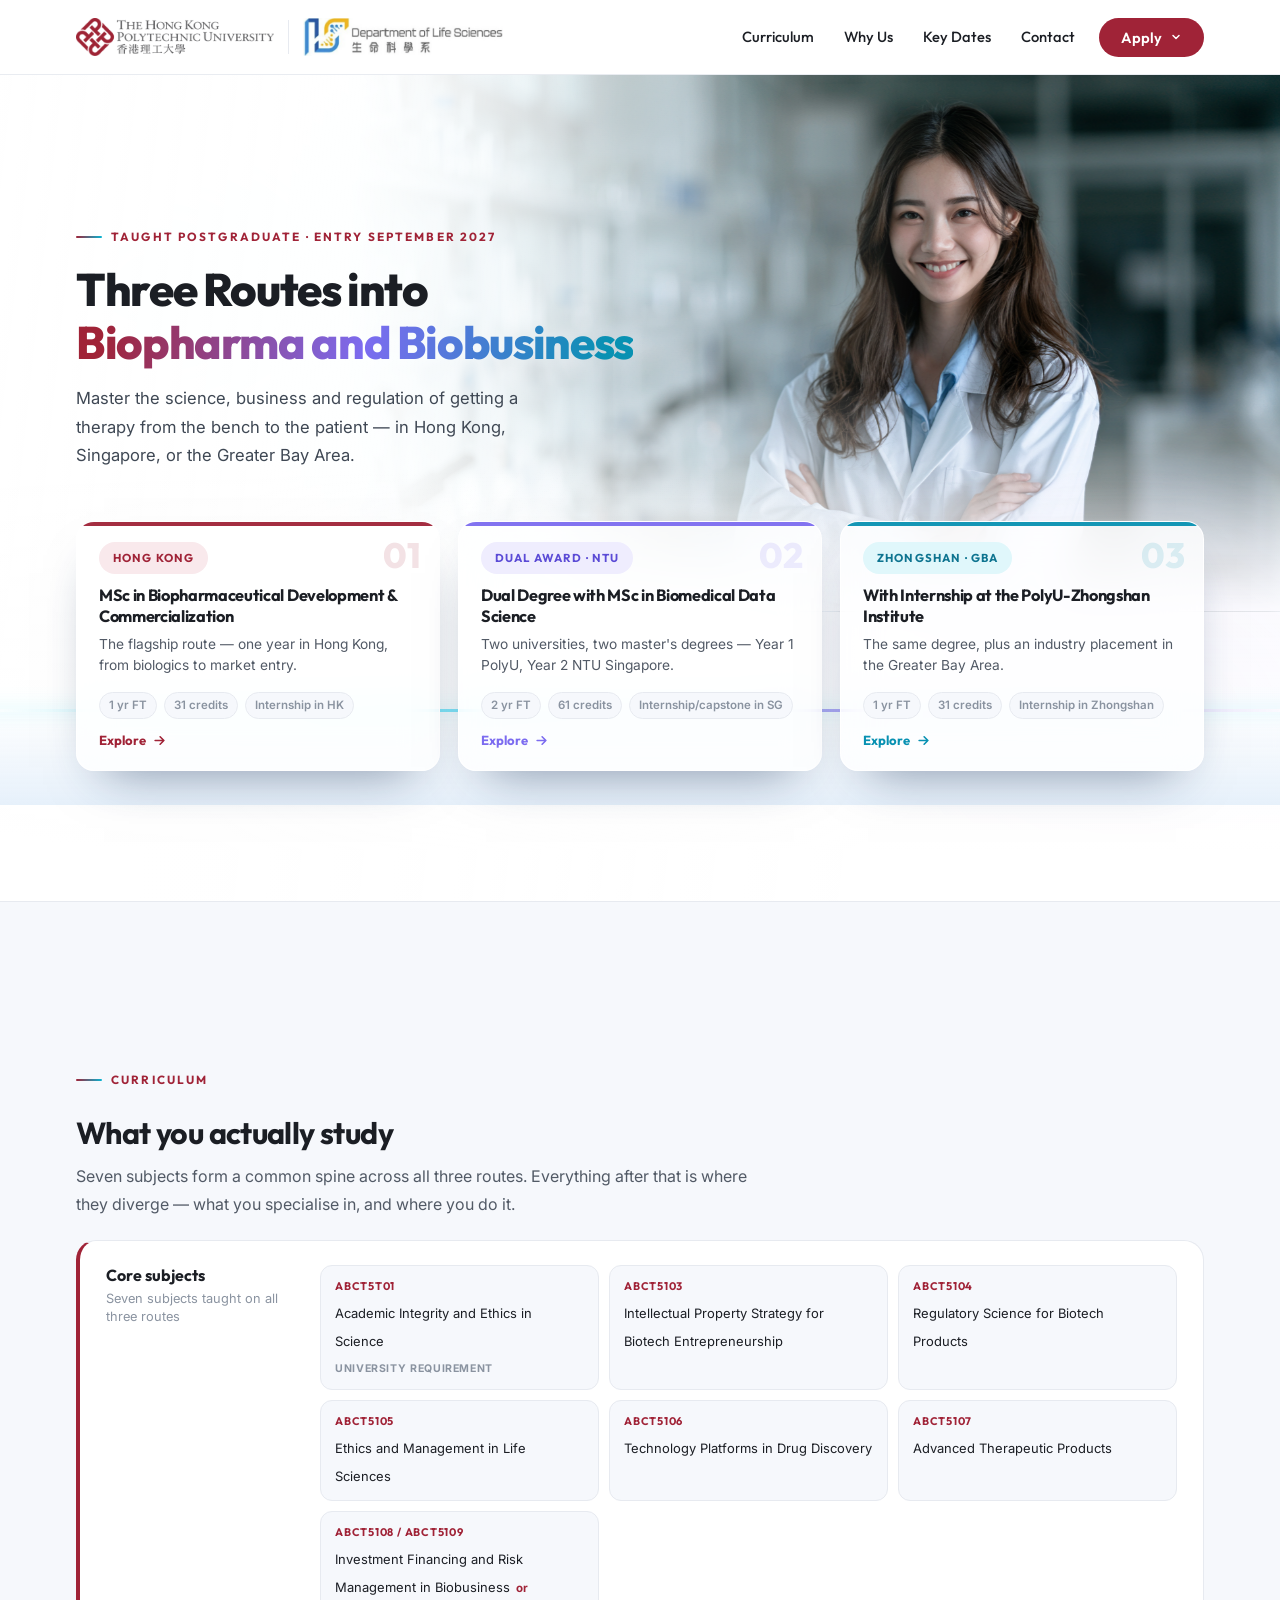
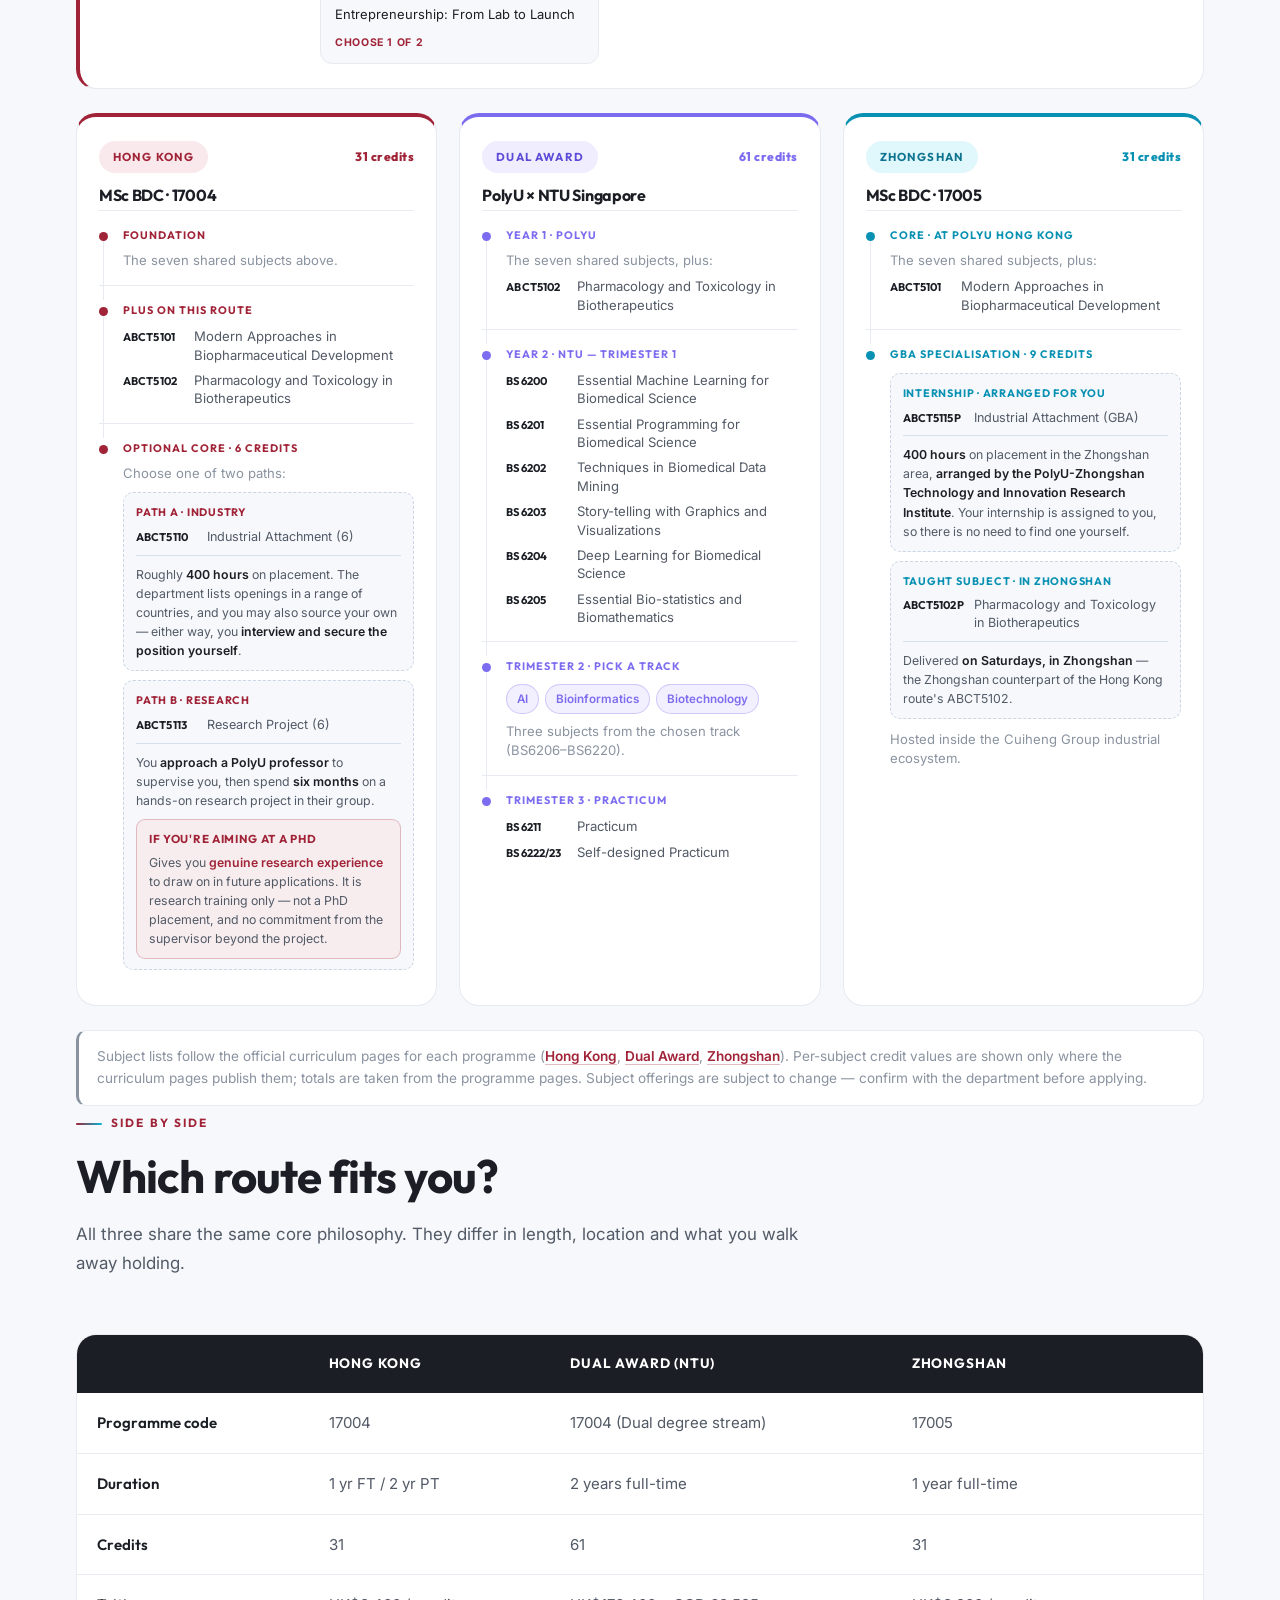
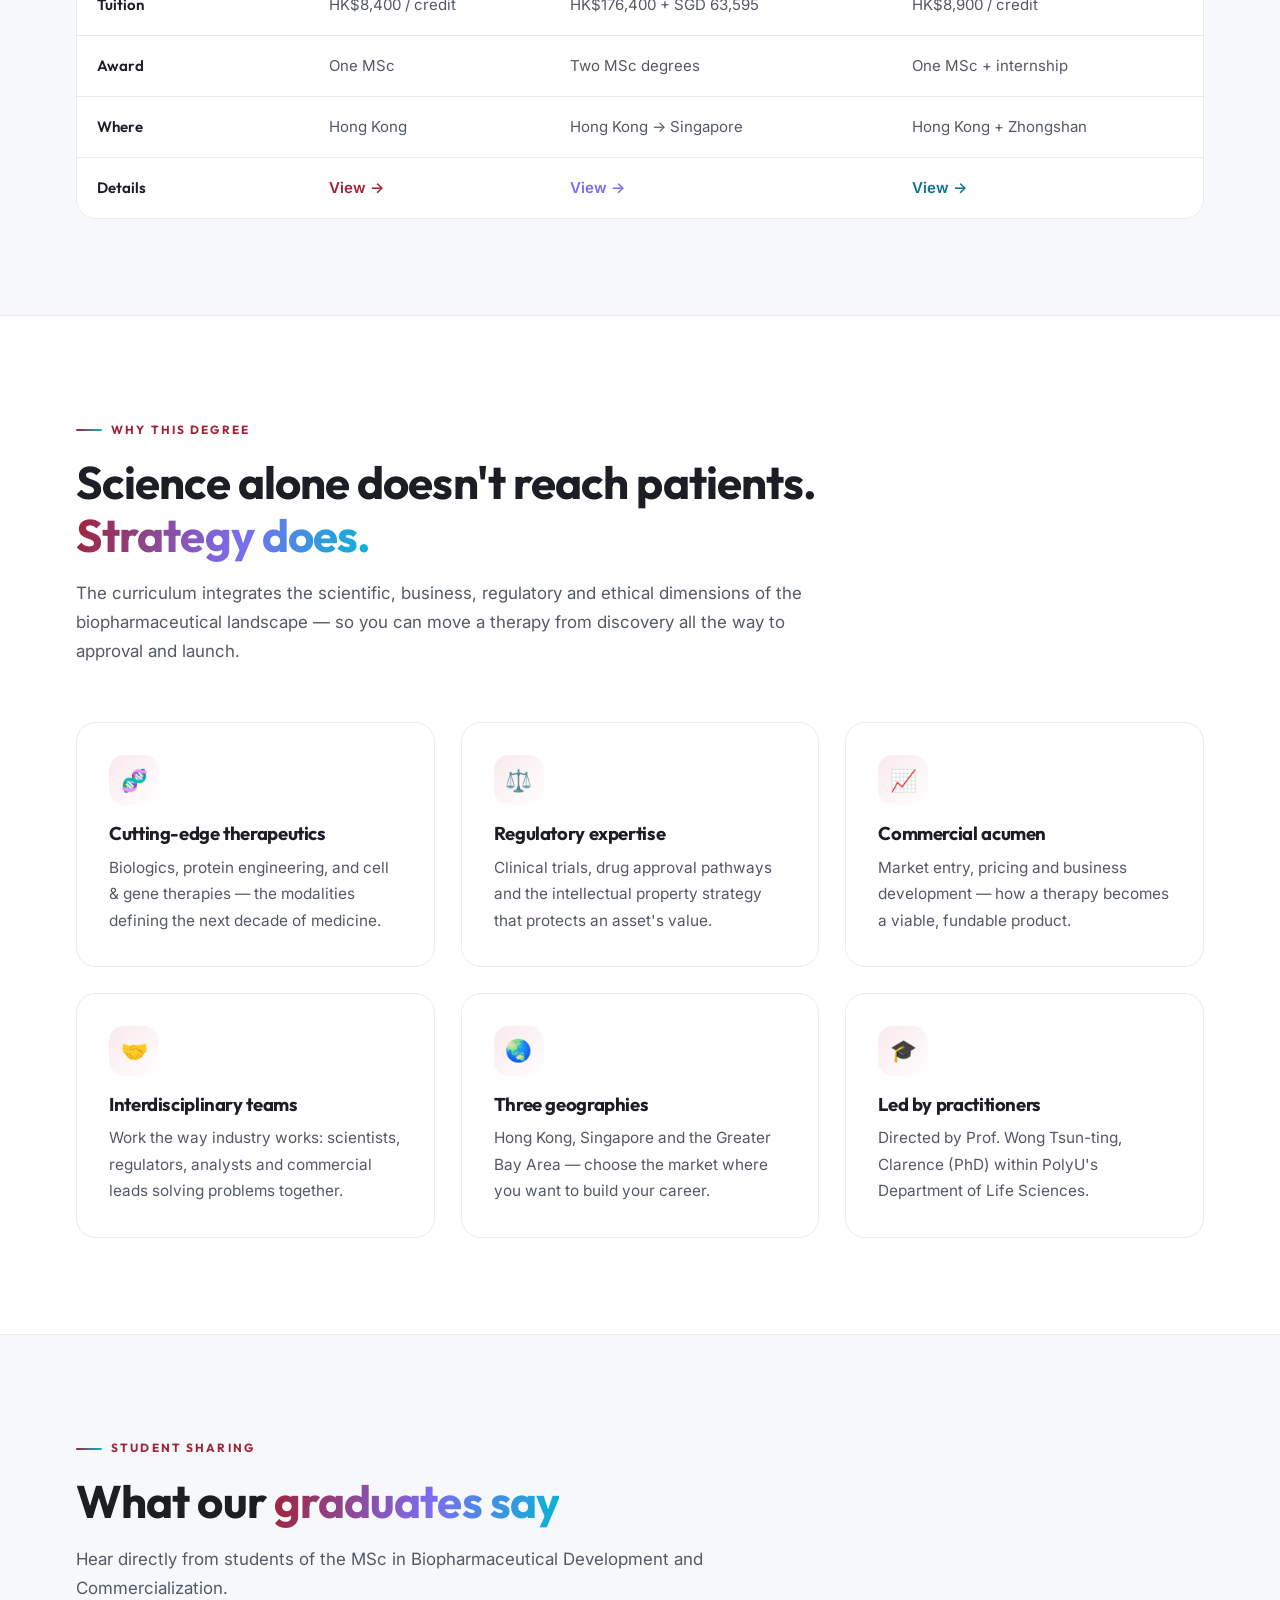
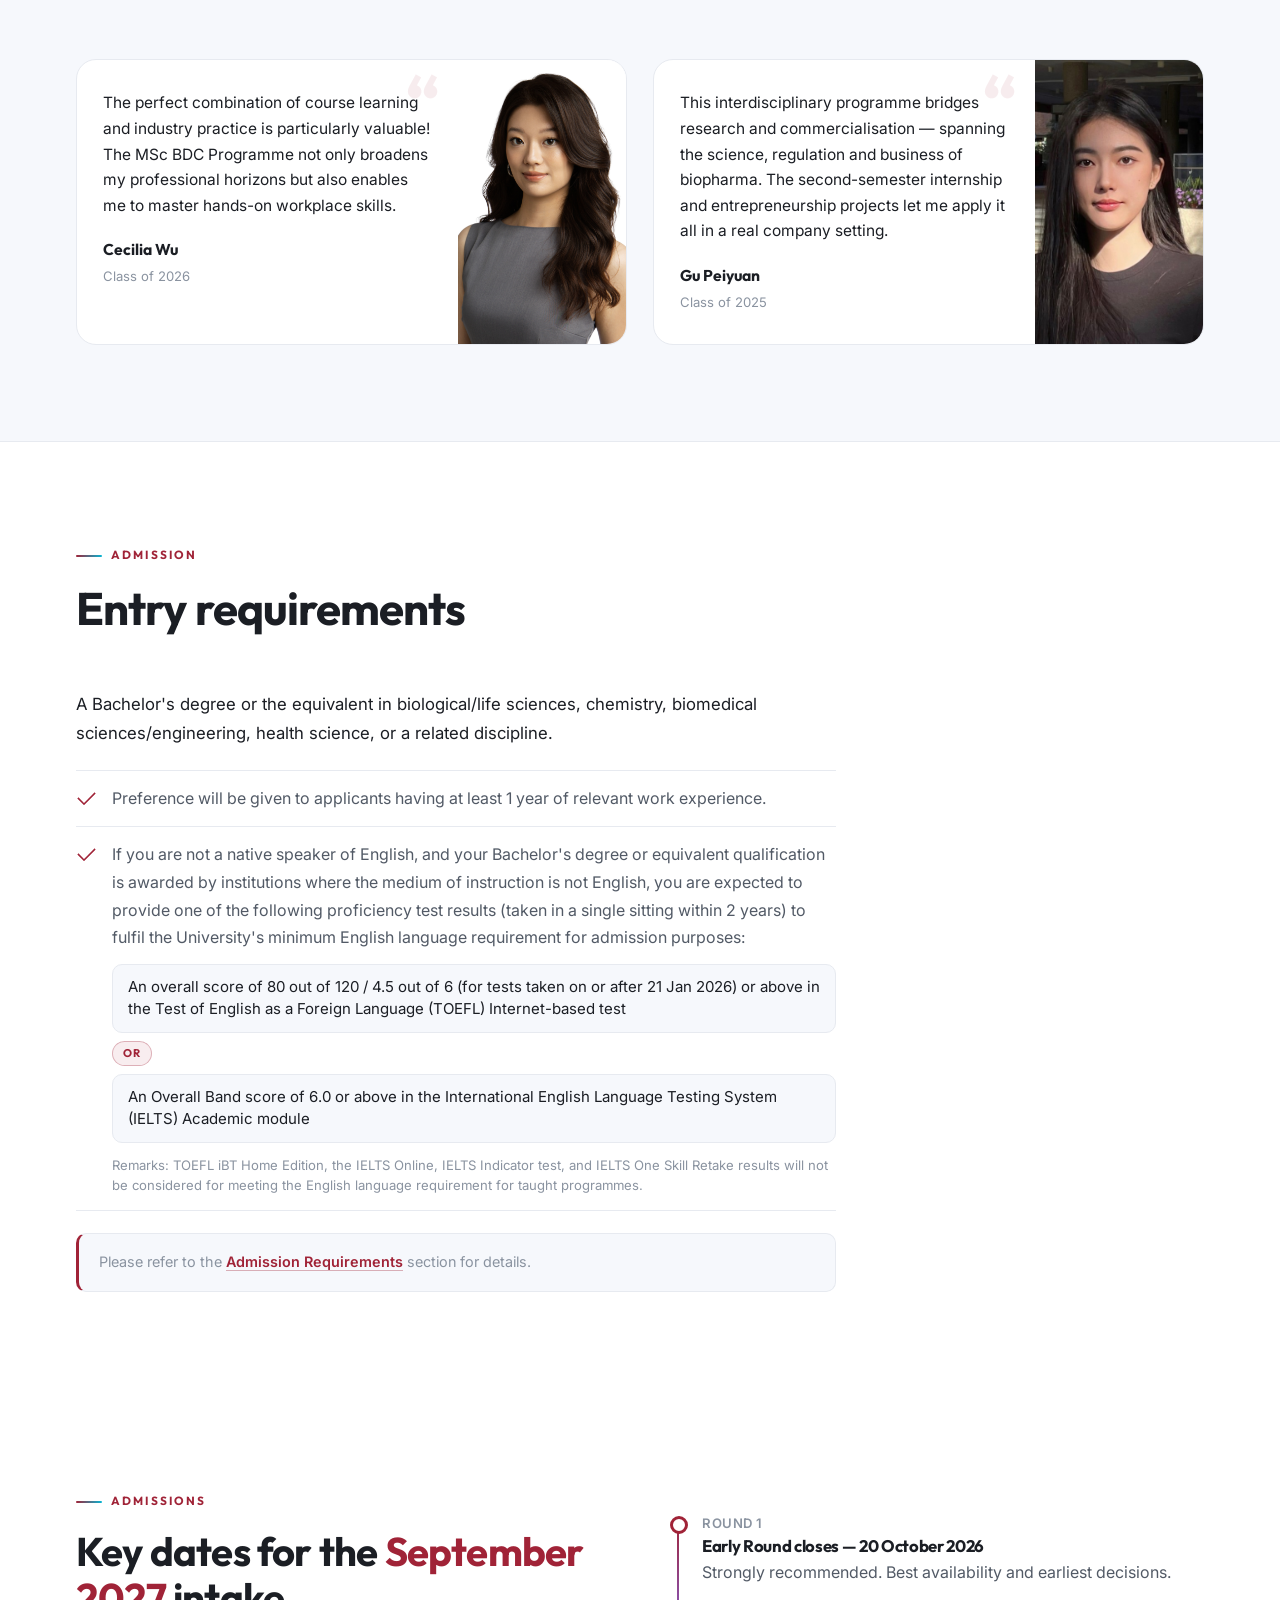
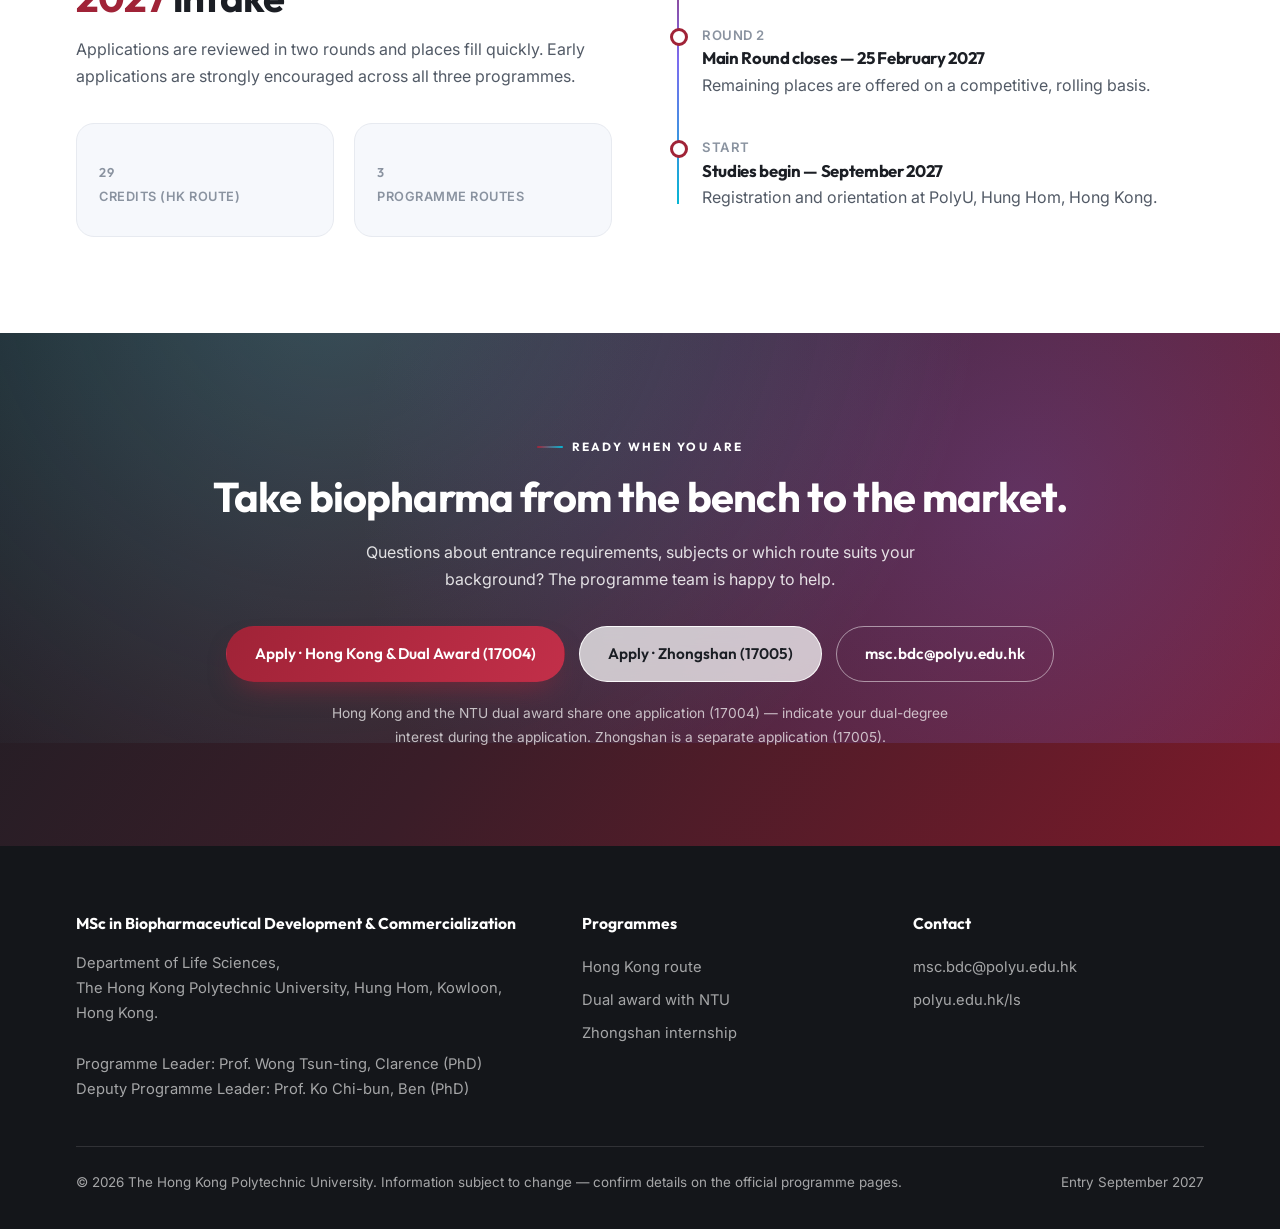
<file: index.html>
﻿<!DOCTYPE html>
<html lang="en">
<head>
<meta charset="UTF-8" />
<meta name="viewport" content="width=device-width, initial-scale=1.0" />
<title>MSc Biopharmaceutical Development &amp; Commercialization | PolyU</title>
<meta name="description" content="Three Master of Science routes in Biopharmaceutical Development and Commercialization at PolyU — Hong Kong, the NTU Singapore dual award, and the Zhongshan internship stream." />
<link rel="stylesheet" href="assets/theme.css" />
<style>
  /* ============================================================
     PHOTO STAGE — she is the hero; the lab is her real background
     ============================================================ */
  .stage{
    position:relative;overflow:hidden;background:#fff;
    min-height:min(calc(100vh - 74px),900px);
    display:flex;flex-direction:column;justify-content:space-between;
  }

  /* --- the photograph, on a perspective stage ---
     Width-bound rather than height-bound, so she sits back in the frame
     instead of filling it; anchored to the top so her head is never cropped,
     and the lower edge is masked into white where the bench sits. */
  .photo-wrap{position:absolute;inset:0;z-index:0;overflow:hidden;perspective:1500px}
  .photo-inner{
    position:absolute;right:-2%;left:auto;top:0;
    width:72%;min-width:0;                 /* narrower than the stage → she sits back */
    aspect-ratio:1456/816;
    transform-origin:top right;
    /* Two masks intersected: fade out at the bottom AND at the left edge, so
       the photo dissolves into the page instead of showing a cut line.
       mask-composite must be intersect — the default (add) would union them
       and produce no fade at all. */
    -webkit-mask-image:
      linear-gradient(180deg,#000 58%,rgba(0,0,0,0) 100%),
      linear-gradient(90deg,rgba(0,0,0,0) 0%,rgba(0,0,0,.55) 14%,#000 28%);
    -webkit-mask-composite:source-in;
    mask-image:
      linear-gradient(180deg,#000 58%,rgba(0,0,0,0) 100%),
      linear-gradient(90deg,rgba(0,0,0,0) 0%,rgba(0,0,0,.55) 14%,#000 28%);
    mask-composite:intersect;
    will-change:transform;
  }
  .photo{width:100%;height:100%;object-fit:cover;object-position:center top;display:block}

  /* legibility scrims — light on the left where the copy sits */
  .scrim-x{
    position:absolute;inset:0;z-index:1;pointer-events:none;
    background:linear-gradient(96deg,
      rgba(255,255,255,.97) 0%, rgba(255,255,255,.92) 22%,
      rgba(255,255,255,.66) 40%, rgba(255,255,255,.20) 56%,
      rgba(255,255,255,0) 70%);
  }
  .scrim-y{
    position:absolute;left:0;right:0;bottom:0;height:52%;z-index:1;pointer-events:none;
    background:linear-gradient(180deg,rgba(255,255,255,0),rgba(255,255,255,.62) 48%,rgba(255,255,255,.94) 88%);
  }
  /* faint colour wash to tie the photo to the brand palette */
  .tint{
    position:absolute;inset:0;z-index:1;pointer-events:none;mix-blend-mode:multiply;opacity:.30;
    background:radial-gradient(60% 70% at 12% 25%,rgba(103,232,249,.40),transparent 65%),
               radial-gradient(55% 65% at 88% 78%,rgba(124,108,240,.32),transparent 62%);
  }

  /* --- headline, left of frame --- */
  .stage-inner{position:relative;z-index:4;width:100%}
  .stage-head{max-width:670px;padding:48px 0 0}
  .stage-head h1{
    font-size:clamp(1.8rem,3.7vw,2.85rem);font-weight:800;letter-spacing:-.03em;
    animation:riseUp .9s cubic-bezier(.2,.8,.3,1) both;
  }
  .stage-head h1 em{
    font-style:normal;
    background:linear-gradient(100deg,var(--red) 5%,var(--violet) 52%,#0891B2 95%);
    -webkit-background-clip:text;background-clip:text;color:transparent;
  }
  .stage-head p{
    margin-top:16px;max-width:470px;font-size:1.04rem;color:#3F4854;
    animation:riseUp .9s cubic-bezier(.2,.8,.3,1) .12s both;
  }
  .stage-head .kicker{animation:riseUp .9s cubic-bezier(.2,.8,.3,1) both}
  @keyframes riseUp{from{opacity:0;transform:translateY(26px)}to{opacity:1;transform:none}}

  /* --- the bench + the three programmes --- */
  .bench-zone{position:relative;z-index:4;padding-bottom:34px}
  .bench{
    position:absolute;left:-6%;right:-6%;bottom:0;height:96px;z-index:-1;
    background:linear-gradient(180deg,rgba(255,255,255,.55),rgba(226,238,250,.85));
    border-top:1.5px solid rgba(255,255,255,.95);
    backdrop-filter:blur(6px);
  }
  .bench::before{
    content:"";position:absolute;left:0;right:0;top:-1.5px;height:3px;
    background:linear-gradient(90deg,transparent,rgba(103,232,249,.85),rgba(124,108,240,.6),transparent);
    box-shadow:0 0 18px rgba(103,232,249,.6);
  }

  .rail{display:grid;grid-template-columns:repeat(3,1fr);gap:18px}
  .prog{
    position:relative;display:block;padding:20px 22px 18px;border-radius:18px;
    background:rgba(255,255,255,.80);backdrop-filter:blur(18px) saturate(160%);
    border:1.5px solid rgba(255,255,255,.9);
    box-shadow:0 24px 50px -28px rgba(20,45,85,.6);
    transition:transform .38s cubic-bezier(.2,.8,.3,1),box-shadow .38s,border-color .38s,background .38s;
    overflow:hidden;
  }
  .prog::before{content:"";position:absolute;left:0;right:0;top:0;height:4px;background:var(--accent);opacity:.95}
  .prog::after{
    content:"";position:absolute;inset:0;opacity:0;transition:opacity .38s;
    background:radial-gradient(120% 90% at 50% 0%,color-mix(in srgb,var(--accent) 15%,transparent),transparent 70%);
  }
  .prog:hover{transform:translateY(-12px);background:rgba(255,255,255,.97);border-color:var(--accent);box-shadow:0 40px 64px -30px rgba(20,45,85,.65)}
  .prog:hover::after{opacity:1}
  .prog:focus-visible{outline:3px solid var(--accent);outline-offset:3px}
  .prog .no{position:absolute;right:18px;top:16px;font-family:var(--head);font-weight:800;font-size:2.2rem;color:var(--accent);opacity:.13;line-height:1}
  .prog h3{font-size:1.02rem;margin:11px 0 7px;line-height:1.3;position:relative;z-index:2}
  .prog p{font-size:.86rem;color:var(--body);line-height:1.55;position:relative;z-index:2}
  .prog .foot{margin-top:15px;display:flex;align-items:center;justify-content:space-between;gap:10px;flex-wrap:wrap;position:relative;z-index:2}
  .prog .meta{display:flex;gap:7px;flex-wrap:wrap;font-size:.72rem;color:var(--muted);font-weight:600}
  .prog .meta span{background:rgba(246,248,252,.9);border:1px solid var(--line);padding:3px 9px;border-radius:100px}
  .prog .go{display:inline-flex;align-items:center;gap:6px;white-space:nowrap;font-family:var(--head);font-weight:700;font-size:.82rem;color:var(--accent)}
  .prog .go svg{width:15px;height:15px;transition:transform .3s}
  .prog:hover .go svg{transform:translateX(5px)}

  .hint{margin:14px 0 0;font-size:.8rem;color:#6C7684;letter-spacing:.04em}
  .hint b{color:var(--red);font-weight:600}

  /* ---------- below the fold ---------- */
  .band{background:var(--bg-soft);border-top:1px solid var(--line);border-bottom:1px solid var(--line)}
  .cmp{width:100%;border-collapse:separate;border-spacing:0;background:#fff;border:1px solid var(--line);border-radius:var(--radius);overflow:hidden}
  .cmp th,.cmp td{padding:17px 20px;text-align:left;font-size:.94rem;border-bottom:1px solid var(--line)}
  .cmp thead th{background:var(--ink);color:#fff;font-family:var(--head);font-size:.85rem;letter-spacing:.06em;text-transform:uppercase;border-bottom:none}
  .cmp tbody tr:last-child td{border-bottom:none}
  .cmp tbody tr:hover td{background:var(--bg-tint)}
  .cmp td:first-child,.cmp th:first-child{font-family:var(--head);font-weight:600;color:var(--ink)}
  .cmp-scroll{overflow-x:auto;border-radius:var(--radius);-webkit-overflow-scrolling:touch}
  .scroll-hint{display:none;margin-top:10px;font-size:.78rem;color:var(--muted);text-align:right}
  @media(max-width:700px){
    .scroll-hint{display:block}
    .cmp th,.cmp td{padding:12px 14px;font-size:.83rem}
    .cmp thead th{font-size:.7rem}
    /* first column stays put while the rest scrolls, so the row label is
       never lost off-screen — the single biggest fix for a horizontally
       scrolling table on a phone */
    .cmp td:first-child,.cmp th:first-child{
      position:sticky;left:0;z-index:1;
      background:var(--bg-soft);
      box-shadow:2px 0 8px -3px rgba(20,30,60,.18);
    }
    .cmp thead th:first-child{background:var(--ink)}
  }

  /* ---------- curriculum comparison ---------- */
  .curr-head{margin:64px 0 22px;max-width:700px}
  .curr-head h3{font-size:clamp(1.4rem,2.6vw,1.9rem);margin-top:10px}
  .curr-head p{margin-top:12px;color:var(--body);font-size:1rem}

  .spine{
    background:#fff;border:1px solid var(--line);border-left:4px solid var(--red);
    border-radius:var(--radius);padding:24px 26px;margin-bottom:24px;
    display:grid;grid-template-columns:190px 1fr;gap:24px;align-items:start;
  }
  .spine-label b{display:block;font-family:var(--head);font-size:1rem;color:var(--ink);line-height:1.25}
  .spine-label span{display:block;margin-top:5px;font-size:.8rem;color:var(--muted);line-height:1.4}
  .chips{display:grid;grid-template-columns:repeat(3,1fr);gap:10px}
  .chip{background:var(--bg-soft);border:1px solid var(--line);border-radius:12px;padding:11px 14px;transition:.22s}
  .chip:hover{border-color:var(--red);background:#fff}
  .chip b{display:block;font-family:var(--head);font-size:.69rem;letter-spacing:.07em;color:var(--red);margin-bottom:3px}
  .chip span{font-size:.81rem;line-height:1.4;color:var(--ink)}
  .chip i{display:block;margin-top:6px;font-style:normal;font-size:.66rem;font-weight:700;letter-spacing:.06em;text-transform:uppercase;color:var(--muted)}
  .chip i.pick{color:var(--red)}
  .chip .or{font-style:normal;font-weight:700;color:var(--red);font-size:.72rem;letter-spacing:.03em;margin:0 2px}

  .curr{display:grid;grid-template-columns:repeat(3,1fr);gap:22px}
  .currcol{
    background:#fff;border:1px solid var(--line);border-top:4px solid var(--c);
    border-radius:var(--radius);padding:24px 22px 20px;display:flex;flex-direction:column;
    transition:transform .35s cubic-bezier(.2,.8,.3,1),box-shadow .35s;
  }
  .currcol:hover{transform:translateY(-4px);box-shadow:var(--shadow)}
  .currcol .top{display:flex;align-items:center;justify-content:space-between;gap:10px}
  .currcol .cr{font-family:var(--head);font-weight:800;font-size:.76rem;color:var(--c);letter-spacing:.04em;white-space:nowrap}
  .currcol h4{font-size:1rem;margin:12px 0 4px;line-height:1.3}

  .blk{position:relative;padding:15px 0 15px 24px;border-top:1px solid var(--line)}
  .blk:first-of-type{border-top:none;padding-top:16px}
  .blk::before{content:"";position:absolute;left:0;top:21px;width:9px;height:9px;border-radius:50%;background:var(--c);z-index:2}
  .blk::after{content:"";position:absolute;left:4px;top:30px;bottom:-15px;width:1px;background:var(--line)}
  .blk:last-of-type::after{display:none}
  .blk .tag{display:block;font-family:var(--head);font-size:.68rem;font-weight:700;letter-spacing:.09em;text-transform:uppercase;color:var(--c);margin-bottom:7px}
  .blk .muted{font-size:.82rem;color:var(--muted);line-height:1.45}

  .subj{list-style:none;display:flex;flex-direction:column;gap:7px}
  .subj li{font-size:.82rem;line-height:1.4;color:var(--body);display:flex;gap:9px;align-items:baseline}
  .subj li code{font-family:var(--head);font-weight:700;font-size:.7rem;color:var(--ink);flex:none;min-width:62px;letter-spacing:.01em}
  .subj li .sub{display:block;margin-top:4px;font-size:.75rem;line-height:1.45;color:var(--muted)}
  .subj li .sub b{color:var(--c);font-weight:700}

  .opt{background:var(--bg-soft);border:1px dashed #CBD5E4;border-radius:10px;padding:10px 12px;margin-top:9px}
  .opt em{display:block;font-style:normal;font-family:var(--head);font-weight:700;font-size:.68rem;letter-spacing:.07em;text-transform:uppercase;color:var(--c);margin-bottom:6px}
  .opt .subj li{font-size:.79rem}
  .optinfo{
    margin-top:9px;padding-top:9px;border-top:1px solid rgba(203,213,228,.7);
    font-size:.77rem;line-height:1.55;color:var(--body);
  }
  .optinfo b{color:var(--ink);font-weight:600}
  /* highlighted callout inside an option box */
  .optinfo.phd{
    border-top:none;margin-top:9px;padding:10px 12px;border-radius:9px;
    background:color-mix(in srgb,var(--c) 8%,#fff);
    border:1px solid color-mix(in srgb,var(--c) 26%,transparent);
  }
  .optinfo.phd b{color:var(--c)}
  .optinfo.phd .lead-in{
    display:block;font-family:var(--head);font-weight:700;font-size:.72rem;
    letter-spacing:.06em;text-transform:uppercase;color:var(--c);margin-bottom:5px;
  }

  .track{display:flex;flex-wrap:wrap;gap:6px;margin-top:8px}
  .track span{font-size:.73rem;font-weight:600;padding:4px 10px;border-radius:100px;background:color-mix(in srgb,var(--c) 10%,#fff);border:1px solid color-mix(in srgb,var(--c) 30%,transparent);color:var(--c)}

  .src-note{
    margin-top:24px;font-size:.85rem;color:var(--muted);line-height:1.6;
    background:#fff;border:1px solid var(--line);border-left:3px solid var(--muted);
    border-radius:10px;padding:15px 18px;
  }
  .src-note a{color:var(--red);font-weight:600;border-bottom:1px solid rgba(160,35,55,.3)}
  .src-note a:hover{border-bottom-color:var(--red)}

  /* ---------- entry requirements ---------- */
  .reqs-list{list-style:none;margin-top:22px;max-width:760px}
  .reqs-list > li{position:relative;padding:14px 0 14px 36px;border-top:1px solid var(--line);font-size:1rem;color:var(--body)}
  .reqs-list > li:last-child{border-bottom:1px solid var(--line)}
  .reqs-list > li::before{
    content:"";position:absolute;left:2px;top:20px;width:15px;height:8px;
    border-left:2.5px solid var(--red);border-bottom:2.5px solid var(--red);
    transform:rotate(-45deg);border-radius:1px;
  }
  .cond-group{margin-top:12px;display:flex;flex-direction:column;gap:8px}
  .cond{background:var(--bg-soft);border:1px solid var(--line);border-radius:10px;padding:11px 15px;font-size:.94rem;color:var(--ink);line-height:1.5}
  .cond-or{
    align-self:flex-start;font-family:var(--head);font-weight:700;font-size:.7rem;
    letter-spacing:.08em;color:var(--red);padding:2px 10px;border-radius:100px;
    background:rgba(160,35,55,.08);border:1px solid rgba(160,35,55,.3);
  }
  .cond-remark{margin-top:12px;font-size:.82rem;color:var(--muted);line-height:1.55}
  .reqs-note{
    margin-top:22px;max-width:760px;font-size:.9rem;color:var(--muted);
    background:var(--bg-soft);border:1px solid var(--line);border-left:3px solid var(--red);
    border-radius:10px;padding:16px 20px;
  }
  .reqs-note a{color:var(--red);font-weight:600;border-bottom:1.5px solid rgba(160,35,55,.35);transition:.2s}
  .reqs-note a:hover{border-bottom-color:var(--red)}

  @media(max-width:980px){
    .curr{grid-template-columns:1fr}
    .spine{grid-template-columns:1fr;gap:16px}
    .chips{grid-template-columns:repeat(2,1fr)}
  }
  @media(max-width:560px){
    .chips{grid-template-columns:1fr}
    .spine{padding:20px 18px}
    .currcol{padding:20px 18px 18px}
  }

  /* On narrow screens the stage grows tall as the cards stack, so the photo
     stops being a full background and becomes a banner band at the top,
     with the copy and cards flowing beneath it on white. */
  @media(max-width:900px){
    /* .stage inherits the generic "section{padding:96px 0}" rule, which the
       desktop layout never needed to override because .photo-wrap spans the
       full height there. On mobile .photo-wrap becomes a fixed-height band
       and .stage-head's own padding-top:calc(54vh + 20px) is tuned to sit
       flush under it — the inherited 96px padding-top just adds a stray gap
       on top of that math, so it's zeroed here (mobile-only; desktop untouched). */
    .stage{min-height:0;background:#fff;padding-top:0;padding-bottom:12px;display:block}
    .photo-wrap{inset:0 0 auto 0;height:54vh}
    .photo-inner{width:auto;min-width:0;height:100%;right:-29%;left:auto;top:0}  /* keeps her face centred */
    .tint{height:54vh;opacity:.22}
    .scrim-x{
      height:54vh;
      background:linear-gradient(180deg,
        rgba(255,255,255,.42) 0%, rgba(255,255,255,.10) 26%,
        rgba(255,255,255,.55) 74%, rgba(255,255,255,.96) 94%, #fff 100%);
    }
    .scrim-y{display:none}
    .stage-head{max-width:none;padding-top:calc(54vh + 20px)}
    .stage-head p{max-width:none}
    .bench-zone{padding-top:26px}
    .bench{display:none}
    .rail{grid-template-columns:1fr;gap:14px}
  }
  @media(max-width:560px){
    .photo-wrap{height:46vh}
    .tint,.scrim-x{height:46vh}
    .stage-head{padding-top:calc(46vh + 18px)}
    .photo-inner{right:-31%}
  }

  /* ---------- student sharing / testimonials ---------- */
  .testi{
    background:#fff;border:1px solid var(--line);border-radius:var(--radius);
    padding:0;position:relative;overflow:hidden;
    display:flex;align-items:stretch;
    transition:transform .35s cubic-bezier(.2,.8,.3,1),box-shadow .35s;
  }
  .testi:hover{transform:translateY(-6px);box-shadow:var(--shadow)}
  .testi-text{flex:1 1 auto;min-width:0;padding:30px 26px;position:relative}
  .testi-quote{
    position:absolute;top:6px;right:18px;font-family:var(--head);font-size:4.2rem;font-weight:800;
    line-height:1;color:var(--red);opacity:.08;pointer-events:none;
  }
  .testi blockquote{
    position:relative;z-index:1;margin:0;font-size:.97rem;line-height:1.65;color:var(--ink);font-style:normal;
  }
  .testi figcaption{margin:18px 0 0;position:relative;z-index:1}
  .testi figcaption b{display:block;font-family:var(--head);font-size:.98rem;color:var(--ink);font-weight:700}
  .testi figcaption small{display:block;font-size:.82rem;color:var(--muted);margin-top:2px}
  /* larger photo, right-hand side of the card */
  .testi-photo{
    flex:0 0 168px;width:168px;position:relative;overflow:hidden;background:var(--bg-soft);
  }
  .testi-photo img{width:100%;height:100%;object-fit:cover;display:block}
  @media(max-width:760px){
    .testi{flex-direction:column-reverse}
    .testi-photo{flex:0 0 240px;width:100%;height:240px}
  }
  @media(max-width:480px){
    .testi-text{padding:24px 20px}
    .testi-quote{font-size:3.4rem}
    .testi-photo{height:200px}
  }
</style>
</head>
<body>

<!-- ================= NAV ================= -->
<header class="nav">
  <div class="wrap nav-inner">
    <div class="brand">
      <a href="https://www.polyu.edu.hk/" target="_blank" rel="noopener"
         aria-label="The Hong Kong Polytechnic University homepage">
        <img class="logo" src="assets/polyu-logo.png"
             alt="The Hong Kong Polytechnic University 香港理工大學"
             onerror="this.style.display='none';this.nextElementSibling.style.display='block'" />
        <span class="logo-fb" style="display:none">The Hong Kong<br>Polytechnic University</span>
      </a>
      <span class="rule-v"></span>
      <a class="ls-link" href="https://www.polyu.edu.hk/ls/" target="_blank" rel="noopener"
         aria-label="Department of Life Sciences homepage">
        <img class="logo-ls" src="assets/LS.png" alt="Department of Life Sciences 生命科學系"
             onerror="this.style.display='none';this.nextElementSibling.style.display='block'" />
        <span class="logo-fb" style="display:none">Department of<br>Life Sciences</span>
      </a>
    </div>
    <button class="burger" aria-label="Toggle menu" aria-expanded="false"><span></span><span></span><span></span></button>
    <nav class="nav-links">
      <a href="#compare">Curriculum</a>
      <a href="#programmes">Why Us</a>
      <a href="#dates">Key Dates</a>
      <a href="#contact">Contact</a>
      <div class="apply-wrap">
        <button class="apply-btn" aria-haspopup="true" aria-expanded="false">Apply
          <svg class="caret" width="12" height="12" viewBox="0 0 24 24" fill="none" stroke="currentColor" stroke-width="3" stroke-linecap="round" stroke-linejoin="round"><path d="M6 9l6 6 6-6"/></svg>
        </button>
        <div class="apply-menu">
          <div class="hd">Choose a programme to apply for</div>
          <a href="https://www.polyu.edu.hk/study/pg/tpg/2027/17004-mft-mpt" target="_blank" rel="noopener" style="--ac:#A02337">
            <b>Hong Kong</b>
            <span>The flagship one-year MSc, full-time or part-time.</span>
            <span class="code">17004 · MFT / MPT</span>
          </a>
          <a href="https://www.polyu.edu.hk/study/pg/tpg/2027/17004-mft-mpt" target="_blank" rel="noopener" style="--ac:#7C6CF0">
            <b>Dual Award with NTU Singapore</b>
            <span>Applied for under 17004 — state your interest in the dual degree during application.</span>
            <span class="code">17004 · Dual degree stream</span>
          </a>
          <a href="https://www.polyu.edu.hk/study/pg/tpg/2027/17005" target="_blank" rel="noopener" style="--ac:#0891B2">
            <b>Zhongshan internship</b>
            <span>Internship in the Greater Bay Area via the PolyU-Zhongshan Institute.</span>
            <span class="code">17005 · MFT</span>
          </a>
        </div>
      </div>
    </nav>
  </div>
</header>

<!-- ================= PHOTO STAGE ================= -->
<section class="stage">
  <div class="photo-wrap">
    <div class="photo-inner par-photo" id="photoLayer">
      <img class="photo" src="assets/scientist.png"
           alt="A scientist in a lab coat standing in a bright research laboratory" />
    </div>
  </div>
  <div class="tint"></div>
  <div class="scrim-x"></div>
  <div class="scrim-y"></div>

  <div class="wrap stage-inner">
    <div class="stage-head">
      <span class="kicker">Taught Postgraduate · Entry September 2027</span>
      <h1>Three Routes into<br><em>Biopharma and Biobusiness</em></h1>
      <p>Master the science, business and regulation of getting a therapy from the bench to the patient — in Hong Kong, Singapore, or the Greater Bay Area.</p>
    </div>
  </div>

  <div class="wrap stage-inner bench-zone">
    <div class="bench" aria-hidden="true"></div>
    <div class="rail">
      <a class="prog rv" data-d="1" href="programs/standard.html" style="--accent:#A02337">
        <span class="no">01</span>
        <span class="pill pill-red">Hong Kong</span>
        <h3>MSc in Biopharmaceutical Development &amp; Commercialization</h3>
        <p>The flagship route — one year in Hong Kong, from biologics to market entry.</p>
        <div class="foot">
          <div class="meta"><span>1 yr FT</span><span>31 credits</span><span>Internship in HK</span></div>
          <span class="go">Explore
            <svg viewBox="0 0 24 24" fill="none" stroke="currentColor" stroke-width="2.6" stroke-linecap="round" stroke-linejoin="round"><path d="M5 12h14M13 6l6 6-6 6"/></svg>
          </span>
        </div>
      </a>

      <a class="prog rv" data-d="2" href="programs/dual-award.html" style="--accent:#7C6CF0">
        <span class="no">02</span>
        <span class="pill pill-violet">Dual Award · NTU</span>
        <h3>Dual Degree with MSc in Biomedical Data Science</h3>
        <p>Two universities, two master's degrees — Year 1 PolyU, Year 2 NTU Singapore.</p>
        <div class="foot">
          <div class="meta"><span>2 yr FT</span><span>61 credits</span><span>Internship/capstone in SG</span></div>
          <span class="go">Explore
            <svg viewBox="0 0 24 24" fill="none" stroke="currentColor" stroke-width="2.6" stroke-linecap="round" stroke-linejoin="round"><path d="M5 12h14M13 6l6 6-6 6"/></svg>
          </span>
        </div>
      </a>

      <a class="prog rv" data-d="3" href="programs/zhongshan.html" style="--accent:#0891B2">
        <span class="no">03</span>
        <span class="pill pill-cyan">Zhongshan · GBA</span>
        <h3>With Internship at the PolyU-Zhongshan Institute</h3>
        <p>The same degree, plus an industry placement in the Greater Bay Area.</p>
        <div class="foot">
          <div class="meta"><span>1 yr FT</span><span>31 credits</span><span>Internship in Zhongshan</span></div>
          <span class="go">Explore
            <svg viewBox="0 0 24 24" fill="none" stroke="currentColor" stroke-width="2.6" stroke-linecap="round" stroke-linejoin="round"><path d="M5 12h14M13 6l6 6-6 6"/></svg>
          </span>
        </div>
      </a>
    </div>
  </div>
</section>

<!-- ================= COMPARE ================= -->
<section id="compare" class="band">
  <div class="wrap">
    <!-- ============ CURRICULUM COMPARISON (moved above the table) ============ -->
    <div class="curr-head rv">
      <span class="kicker">Curriculum</span>
      <h3>What you actually study</h3>
      <p>Seven subjects form a common spine across all three routes. Everything after that is where they diverge — what you specialise in, and where you do it.</p>
    </div>

    <div class="spine rv">
      <div class="spine-label">
        <b>Core subjects</b>
        <span>Seven subjects taught on all three routes</span>
      </div>
      <div class="chips">
        <div class="chip"><b>ABCT5T01</b><span>Academic Integrity and Ethics in Science</span><i>University requirement</i></div>
        <div class="chip"><b>ABCT5103</b><span>Intellectual Property Strategy for Biotech Entrepreneurship</span></div>
        <div class="chip"><b>ABCT5104</b><span>Regulatory Science for Biotech Products</span></div>
        <div class="chip"><b>ABCT5105</b><span>Ethics and Management in Life Sciences</span></div>
        <div class="chip"><b>ABCT5106</b><span>Technology Platforms in Drug Discovery</span></div>
        <div class="chip"><b>ABCT5107</b><span>Advanced Therapeutic Products</span></div>
        <div class="chip">
          <b>ABCT5108 / ABCT5109</b>
          <span>Investment Financing and Risk Management in Biobusiness <em class="or">or</em> Entrepreneurship: From Lab to Launch</span>
          <i class="pick">Choose 1 of 2</i>
        </div>
      </div>
    </div>

    <div class="curr">
      <!-- ---------- Hong Kong ---------- -->
      <article class="currcol rv" data-d="1" style="--c:#A02337">
        <div class="top"><span class="pill pill-red">Hong Kong</span><span class="cr">31 credits</span></div>
        <h4>MSc BDC · 17004</h4>

        <div class="blk">
          <span class="tag">Foundation</span>
          <p class="muted">The seven shared subjects above.</p>
        </div>

        <div class="blk">
          <span class="tag">Plus on this route</span>
          <ul class="subj">
            <li><code>ABCT5101</code><span>Modern Approaches in Biopharmaceutical Development</span></li>
            <li><code>ABCT5102</code><span>Pharmacology and Toxicology in Biotherapeutics</span></li>
          </ul>
        </div>

        <div class="blk">
          <span class="tag">Optional core · 6 credits</span>
          <p class="muted">Choose one of two paths:</p>
          <div class="opt">
            <em>Path A · industry</em>
            <ul class="subj">
              <li><code>ABCT5110</code><span>Industrial Attachment (6)</span></li>
            </ul>
            <p class="optinfo">Roughly <b>400 hours</b> on placement. The department lists openings in a range of countries, and you may also source your own — either way, you <b>interview and secure the position yourself</b>.</p>
          </div>
          <div class="opt">
            <em>Path B · research</em>
            <ul class="subj">
              <li><code>ABCT5113</code><span>Research Project (6)</span></li>
            </ul>
            <p class="optinfo">You <b>approach a PolyU professor</b> to supervise you, then spend <b>six months</b> on a hands-on research project in their group.</p>
            <p class="optinfo phd">
              <span class="lead-in">If you're aiming at a PhD</span>
              Gives you <b>genuine research experience</b> to draw on in future applications. It is research training only — not a PhD placement, and no commitment from the supervisor beyond the project.
            </p>
          </div>
        </div>
      </article>

      <!-- ---------- Dual award ---------- -->
      <article class="currcol rv" data-d="2" style="--c:#7C6CF0">
        <div class="top"><span class="pill pill-violet">Dual Award</span><span class="cr">61 credits</span></div>
        <h4>PolyU × NTU Singapore</h4>

        <div class="blk">
          <span class="tag">Year 1 · PolyU</span>
          <p class="muted">The seven shared subjects, plus:</p>
          <ul class="subj" style="margin-top:7px">
            <li><code>ABCT5102</code><span>Pharmacology and Toxicology in Biotherapeutics</span></li>
          </ul>
        </div>

        <div class="blk">
          <span class="tag">Year 2 · NTU — Trimester 1</span>
          <ul class="subj">
            <li><code>BS6200</code><span>Essential Machine Learning for Biomedical Science</span></li>
            <li><code>BS6201</code><span>Essential Programming for Biomedical Science</span></li>
            <li><code>BS6202</code><span>Techniques in Biomedical Data Mining</span></li>
            <li><code>BS6203</code><span>Story-telling with Graphics and Visualizations</span></li>
            <li><code>BS6204</code><span>Deep Learning for Biomedical Science</span></li>
            <li><code>BS6205</code><span>Essential Bio-statistics and Biomathematics</span></li>
          </ul>
        </div>

        <div class="blk">
          <span class="tag">Trimester 2 · pick a track</span>
          <div class="track"><span>AI</span><span>Bioinformatics</span><span>Biotechnology</span></div>
          <p class="muted" style="margin-top:8px">Three subjects from the chosen track (BS6206–BS6220).</p>
        </div>

        <div class="blk">
          <span class="tag">Trimester 3 · practicum</span>
          <ul class="subj">
            <li><code>BS6211</code><span>Practicum</span></li>
            <li><code>BS6222/23</code><span>Self-designed Practicum</span></li>
          </ul>
        </div>
      </article>

      <!-- ---------- Zhongshan ---------- -->
      <article class="currcol rv" data-d="3" style="--c:#0891B2">
        <div class="top"><span class="pill pill-cyan">Zhongshan</span><span class="cr">31 credits</span></div>
        <h4>MSc BDC · 17005</h4>

        <div class="blk">
          <span class="tag">Core · at PolyU Hong Kong</span>
          <p class="muted">The seven shared subjects, plus:</p>
          <ul class="subj" style="margin-top:7px">
            <li><code>ABCT5101</code><span>Modern Approaches in Biopharmaceutical Development</span></li>
          </ul>
        </div>

        <div class="blk">
          <span class="tag">GBA specialisation · 9 credits</span>
          <div class="opt">
            <em>Internship · arranged for you</em>
            <ul class="subj">
              <li><code>ABCT5115P</code><span>Industrial Attachment (GBA)</span></li>
            </ul>
            <p class="optinfo"><b>400 hours</b> on placement in the Zhongshan area, <b>arranged by the PolyU-Zhongshan Technology and Innovation Research Institute</b>. Your internship is assigned to you, so there is no need to find one yourself.</p>
          </div>
          <div class="opt">
            <em>Taught subject · in Zhongshan</em>
            <ul class="subj">
              <li><code>ABCT5102P</code><span>Pharmacology and Toxicology in Biotherapeutics</span></li>
            </ul>
            <p class="optinfo">Delivered <b>on Saturdays, in Zhongshan</b> — the Zhongshan counterpart of the Hong Kong route's ABCT5102.</p>
          </div>
          <p class="muted" style="margin-top:11px">Hosted inside the Cuiheng Group industrial ecosystem.</p>
        </div>
      </article>
    </div>

    <p class="src-note rv">
      Subject lists follow the official curriculum pages for each programme
      (<a href="https://www.polyu.edu.hk/ls/study/taught-postgraduate-programmes/master-of-science-in-biopharmaceutical-development-and-commercialization/curriculum/" target="_blank" rel="noopener">Hong Kong</a>,
      <a href="https://www.polyu.edu.hk/ls/study/taught-postgraduate-programmes/master-of-science-in-biopharmaceutical-development-and-commercialization-dual-award/curriculum/" target="_blank" rel="noopener">Dual Award</a>,
      <a href="https://www.polyu.edu.hk/ls/study/taught-postgraduate-programmes/master-of-science-in-biopharmaceutical-development-and-commercialization-zhongshan/curriculum/" target="_blank" rel="noopener">Zhongshan</a>).
      Per-subject credit values are shown only where the curriculum pages publish them; totals are taken from the programme pages. Subject offerings are subject to change — confirm with the department before applying.
    </p>

    <div class="sec-head rv">
      <span class="kicker">Side by side</span>
      <h2>Which route fits you?</h2>
      <p>All three share the same core philosophy. They differ in length, location and what you walk away holding.</p>
    </div>
    <div class="cmp-scroll rv">
      <table class="cmp">
        <thead>
          <tr><th>&nbsp;</th><th>Hong Kong</th><th>Dual Award (NTU)</th><th>Zhongshan</th></tr>
        </thead>
        <tbody>
          <tr><td>Programme code</td><td>17004</td><td>17004 (Dual degree stream)</td><td>17005</td></tr>
          <tr><td>Duration</td><td>1 yr FT / 2 yr PT</td><td>2 years full-time</td><td>1 year full-time</td></tr>
          <tr><td>Credits</td><td>31</td><td>61</td><td>31</td></tr>
          <tr><td>Tuition</td><td>HK$8,400 / credit</td><td>HK$176,400 + SGD 63,595</td><td>HK$8,900 / credit</td></tr>
          <tr><td>Award</td><td>One MSc</td><td>Two MSc degrees</td><td>One MSc + internship</td></tr>
          <tr><td>Where</td><td>Hong Kong</td><td>Hong Kong → Singapore</td><td>Hong Kong + Zhongshan</td></tr>
          <tr>
            <td>Details</td>
            <td><a href="programs/standard.html" style="color:var(--red);font-weight:600">View →</a></td>
            <td><a href="programs/dual-award.html" style="color:var(--violet);font-weight:600">View →</a></td>
            <td><a href="programs/zhongshan.html" style="color:#0E7490;font-weight:600">View →</a></td>
          </tr>
        </tbody>
      </table>
    </div>
    <p class="scroll-hint">Swipe left for Dual Award &amp; Zhongshan →</p>

  </div>
</section>

<!-- ================= WHY ================= -->
<section id="programmes">
  <div class="wrap">
    <div class="sec-head rv">
      <span class="kicker">Why this degree</span>
      <h2>Science alone doesn't reach patients. <em>Strategy does.</em></h2>
      <p>The curriculum integrates the scientific, business, regulatory and ethical dimensions of the biopharmaceutical landscape — so you can move a therapy from discovery all the way to approval and launch.</p>
    </div>
    <div class="grid g3">
      <div class="card rv" data-d="1"><div class="ico">🧬</div><h3>Cutting-edge therapeutics</h3><p>Biologics, protein engineering, and cell &amp; gene therapies — the modalities defining the next decade of medicine.</p></div>
      <div class="card rv" data-d="2"><div class="ico">⚖️</div><h3>Regulatory expertise</h3><p>Clinical trials, drug approval pathways and the intellectual property strategy that protects an asset's value.</p></div>
      <div class="card rv" data-d="3"><div class="ico">📈</div><h3>Commercial acumen</h3><p>Market entry, pricing and business development — how a therapy becomes a viable, fundable product.</p></div>
      <div class="card rv" data-d="1"><div class="ico">🤝</div><h3>Interdisciplinary teams</h3><p>Work the way industry works: scientists, regulators, analysts and commercial leads solving problems together.</p></div>
      <div class="card rv" data-d="2"><div class="ico">🌏</div><h3>Three geographies</h3><p>Hong Kong, Singapore and the Greater Bay Area — choose the market where you want to build your career.</p></div>
      <div class="card rv" data-d="3"><div class="ico">🎓</div><h3>Led by practitioners</h3><p>Directed by Prof. Wong Tsun-ting, Clarence (PhD) within PolyU's Department of Life Sciences.</p></div>
    </div>
  </div>
</section>

<!-- ================= STUDENT SHARING ================= -->
<section id="students" class="band">
  <div class="wrap">
    <div class="sec-head rv">
      <span class="kicker">Student Sharing</span>
      <h2>What our <em>graduates say</em></h2>
      <p>Hear directly from students of the MSc in Biopharmaceutical Development and Commercialization.</p>
    </div>
    <div class="grid g2">
      <figure class="testi rv" data-d="1">
        <div class="testi-text">
          <span class="testi-quote" aria-hidden="true">&ldquo;</span>
          <blockquote>The perfect combination of course learning and industry practice is particularly valuable! The MSc BDC Programme not only broadens my professional horizons but also enables me to master hands-on workplace skills.</blockquote>
          <figcaption>
            <b>Cecilia Wu</b>
            <small>Class of 2026</small>
          </figcaption>
        </div>
        <div class="testi-photo"><img src="assets/student-cecilia.png" alt="Cecilia Wu" style="object-position:50% 12%" /></div>
      </figure>
      <figure class="testi rv" data-d="2">
        <div class="testi-text">
          <span class="testi-quote" aria-hidden="true">&ldquo;</span>
          <blockquote>This interdisciplinary programme bridges research and commercialisation — spanning the science, regulation and business of biopharma. The second-semester internship and entrepreneurship projects let me apply it all in a real company setting.</blockquote>
          <figcaption>
            <b>Gu Peiyuan</b>
            <small>Class of 2025</small>
          </figcaption>
        </div>
        <div class="testi-photo"><img src="assets/student-gu.png" alt="Gu Peiyuan" style="object-position:38% 35%" /></div>
      </figure>
    </div>
  </div>
</section>

<!-- ================= ENTRY REQUIREMENTS ================= -->
<section id="requirements">
  <div class="wrap">
    <div class="sec-head rv">
      <span class="kicker">Admission</span>
      <h2>Entry requirements</h2>
    </div>
    <p class="rv" style="max-width:760px;font-size:1.05rem;color:var(--ink)">A Bachelor's degree or the equivalent in biological/life sciences, chemistry, biomedical sciences/engineering, health science, or a related discipline.</p>
    <ul class="reqs-list rv">
      <li>Preference will be given to applicants having at least 1 year of relevant work experience.</li>
      <li>If you are not a native speaker of English, and your Bachelor's degree or equivalent qualification is awarded by institutions where the medium of instruction is not English, you are expected to provide one of the following proficiency test results (taken in a single sitting within 2 years) to fulfil the University's minimum English language requirement for admission purposes:
        <div class="cond-group">
          <div class="cond">An overall score of 80 out of 120 / 4.5 out of 6 (for tests taken on or after 21 Jan 2026) or above in the Test of English as a Foreign Language (TOEFL) Internet-based test</div>
          <span class="cond-or">OR</span>
          <div class="cond">An Overall Band score of 6.0 or above in the International English Language Testing System (IELTS) Academic module</div>
        </div>
        <p class="cond-remark">Remarks: TOEFL iBT Home Edition, the IELTS Online, IELTS Indicator test, and IELTS One Skill Retake results will not be considered for meeting the English language requirement for taught programmes.</p>
      </li>
    </ul>
    <p class="reqs-note rv">Please refer to the <a href="https://www.polyu.edu.hk/study/pg/taught-postgraduate/admission-requirements-tpg" target="_blank" rel="noopener">Admission Requirements</a> section for details.</p>
  </div>
</section>

<!-- ================= DATES ================= -->
<section id="dates">
  <div class="wrap">
    <div class="grid g2" style="align-items:center;gap:56px">
      <div class="rv">
        <span class="kicker">Admissions</span>
        <h2 style="font-size:clamp(1.8rem,3.6vw,2.5rem)">Key dates for the <em style="font-style:normal;color:var(--red)">September 2027</em> intake</h2>
        <p style="margin-top:16px">Applications are reviewed in two rounds and places fill quickly. Early applications are strongly encouraged across all three programmes.</p>
        <div class="stats" style="grid-template-columns:repeat(2,1fr);margin-top:32px">
          <div class="stat"><b><span data-count="31">31</span></b><span>Credits (HK route)</span></div>
          <div class="stat"><b><span data-count="3">3</span></b><span>Programme routes</span></div>
        </div>
      </div>
      <div class="rv" data-d="2">
        <div class="tl">
          <div class="item"><span>Round 1</span><h4>Early Round closes — 20 October 2026</h4><p>Strongly recommended. Best availability and earliest decisions.</p></div>
          <div class="item"><span>Round 2</span><h4>Main Round closes — 25 February 2027</h4><p>Remaining places are offered on a competitive, rolling basis.</p></div>
          <div class="item"><span>Start</span><h4>Studies begin — September 2027</h4><p>Registration and orientation at PolyU, Hung Hom, Hong Kong.</p></div>
        </div>
      </div>
    </div>
  </div>
</section>

<!-- ================= CTA ================= -->
<section class="cta" id="contact">
  <div class="wrap">
    <span class="kicker" style="color:#fff">Ready when you are</span>
    <h2>Take biopharma from the bench to the market.</h2>
    <p>Questions about entrance requirements, subjects or which route suits your background? The programme team is happy to help.</p>
    <div class="btns">
      <a class="btn btn-red" href="https://www.polyu.edu.hk/study/pg/tpg/2027/17004-mft-mpt" target="_blank" rel="noopener">Apply · Hong Kong &amp; Dual Award (17004)</a>
      <a class="btn btn-glass" href="https://www.polyu.edu.hk/study/pg/tpg/2027/17005" target="_blank" rel="noopener">Apply · Zhongshan (17005)</a>
      <a class="btn btn-ghost-w" href="mailto:msc.bdc@polyu.edu.hk" style="border-color:rgba(255,255,255,.5);color:#fff">msc.bdc@polyu.edu.hk</a>
    </div>
    <p style="margin:20px auto 0;max-width:620px;font-size:.86rem;color:rgba(255,255,255,.7)">
      Hong Kong and the NTU dual award share one application (17004) — indicate your dual-degree interest during the application. Zhongshan is a separate application (17005).
    </p>
  </div>
</section>

<!-- ================= FOOTER ================= -->
<footer>
  <div class="wrap">
    <div class="cols">
      <div>
        <b>MSc in Biopharmaceutical Development &amp; Commercialization</b>
        Department of Life Sciences,<br>
        The Hong Kong Polytechnic University, Hung Hom, Kowloon, Hong Kong.<br><br>
        Programme Leader: Prof. Wong Tsun-ting, Clarence (PhD)<br>Deputy Programme Leader: Prof. Ko Chi-bun, Ben (PhD)
      </div>
      <div>
        <b>Programmes</b>
        <a href="programs/standard.html">Hong Kong route</a>
        <a href="programs/dual-award.html">Dual award with NTU</a>
        <a href="programs/zhongshan.html">Zhongshan internship</a>
      </div>
      <div>
        <b>Contact</b>
        <a href="mailto:msc.bdc@polyu.edu.hk">msc.bdc@polyu.edu.hk</a>
        <a href="https://www.polyu.edu.hk/ls/" target="_blank" rel="noopener">polyu.edu.hk/ls</a>
      </div>
    </div>
    <div class="base">
      <span>© 2026 The Hong Kong Polytechnic University. Information subject to change — confirm details on the official programme pages.</span>
      <span>Entry September 2027</span>
    </div>
  </div>
</footer>

<script src="assets/app.js"></script>
</body>
</html>
</file>
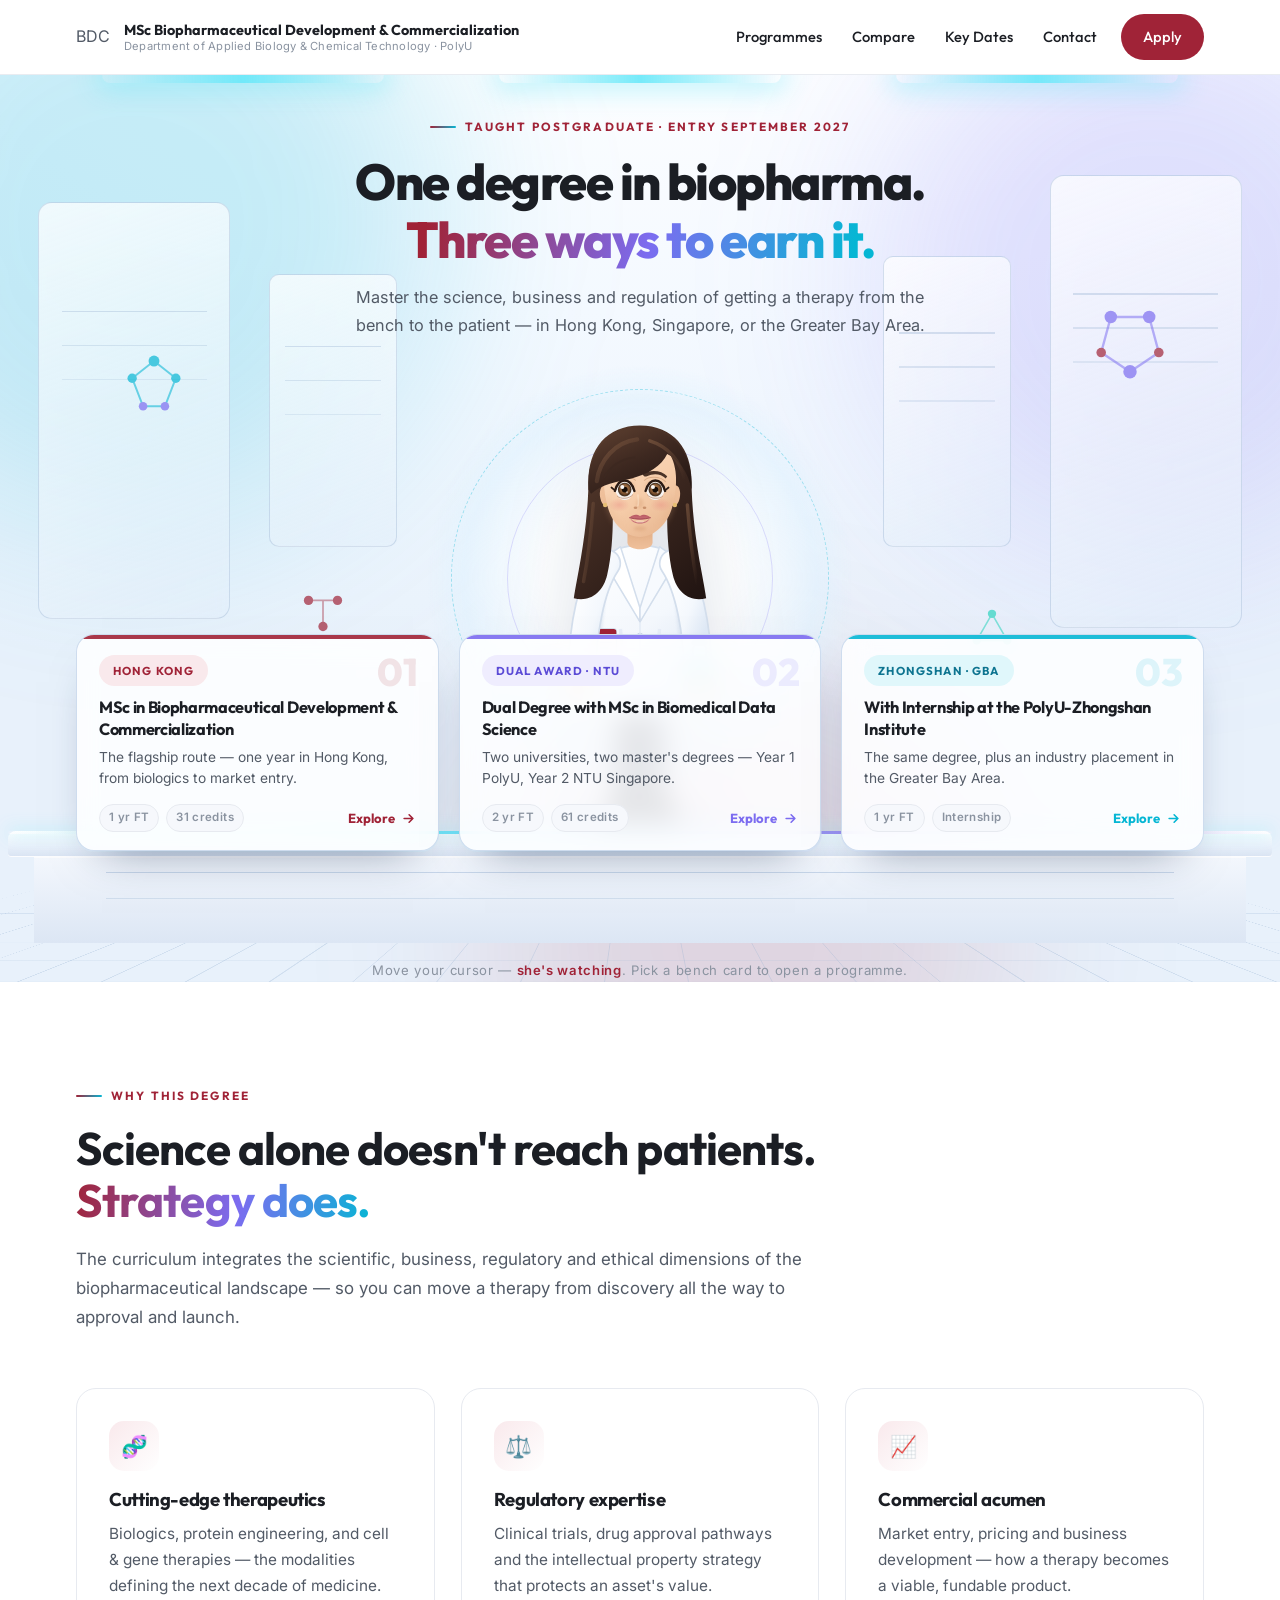
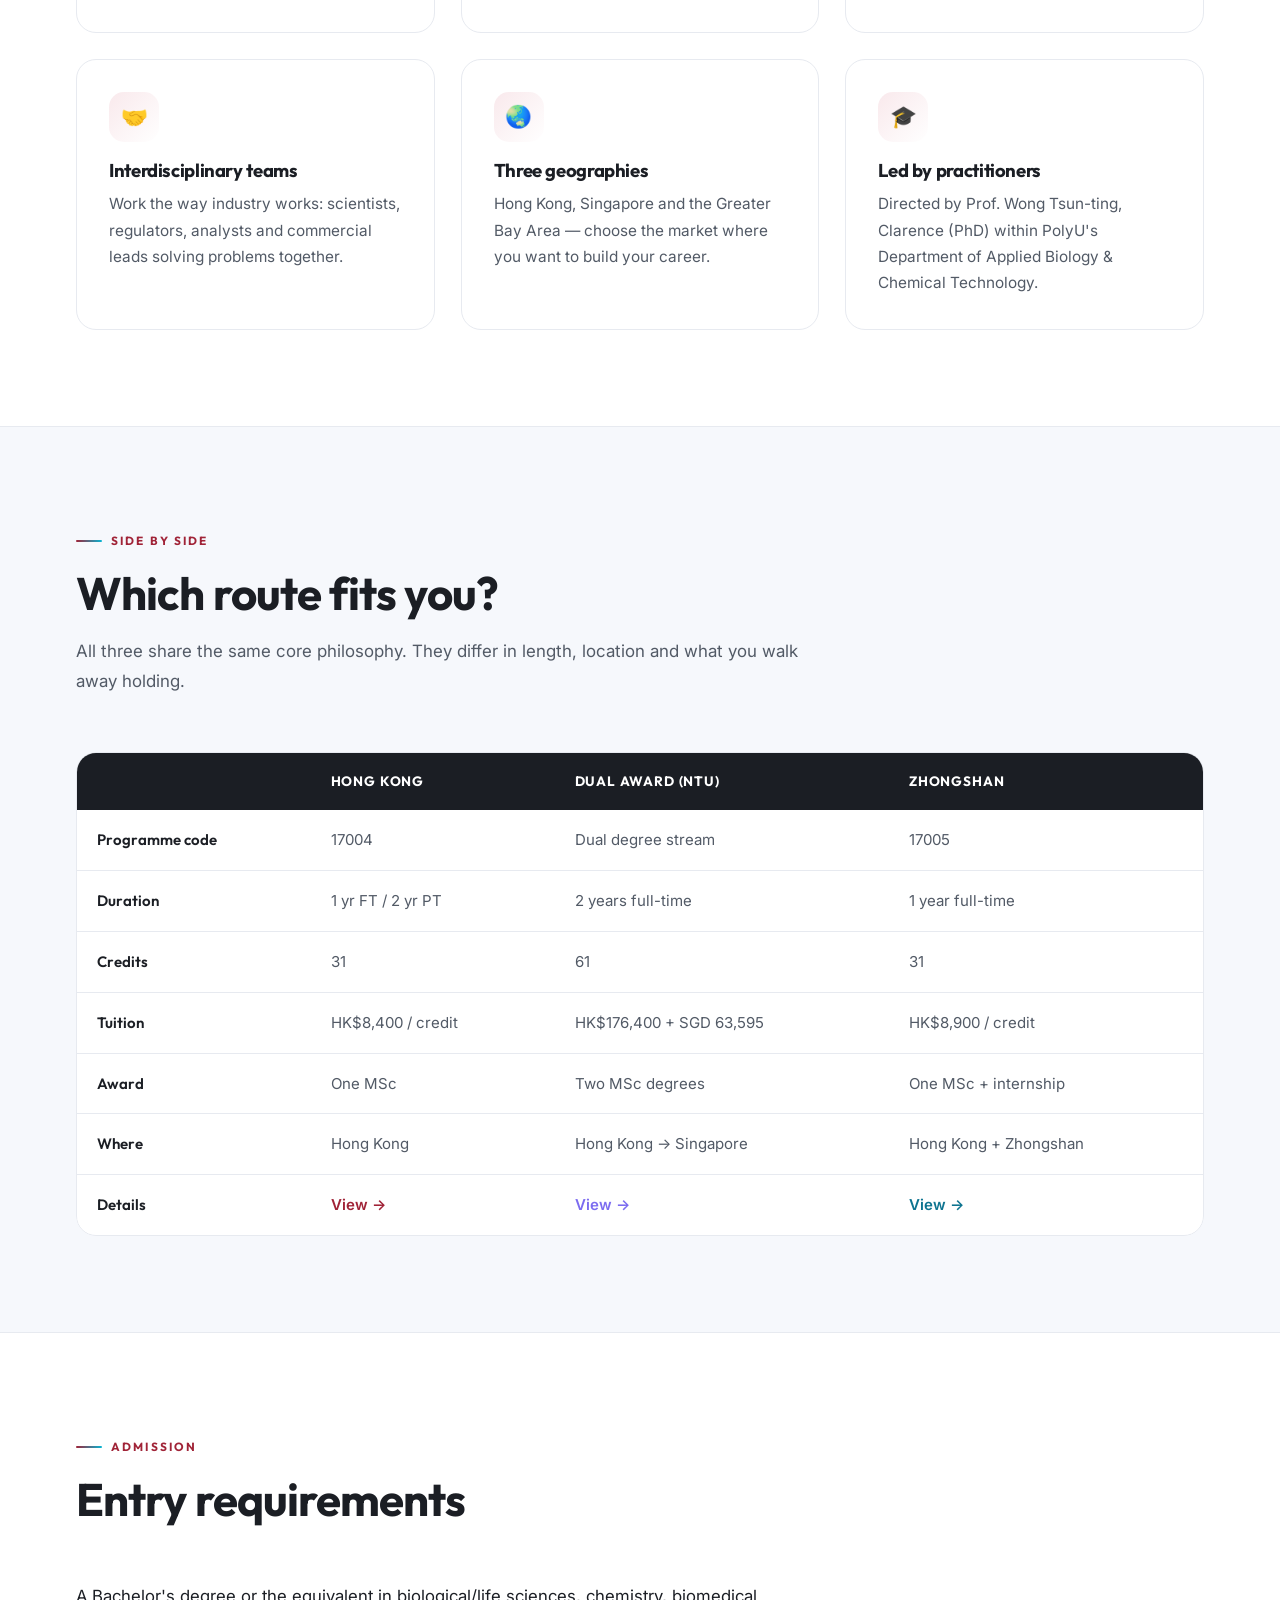
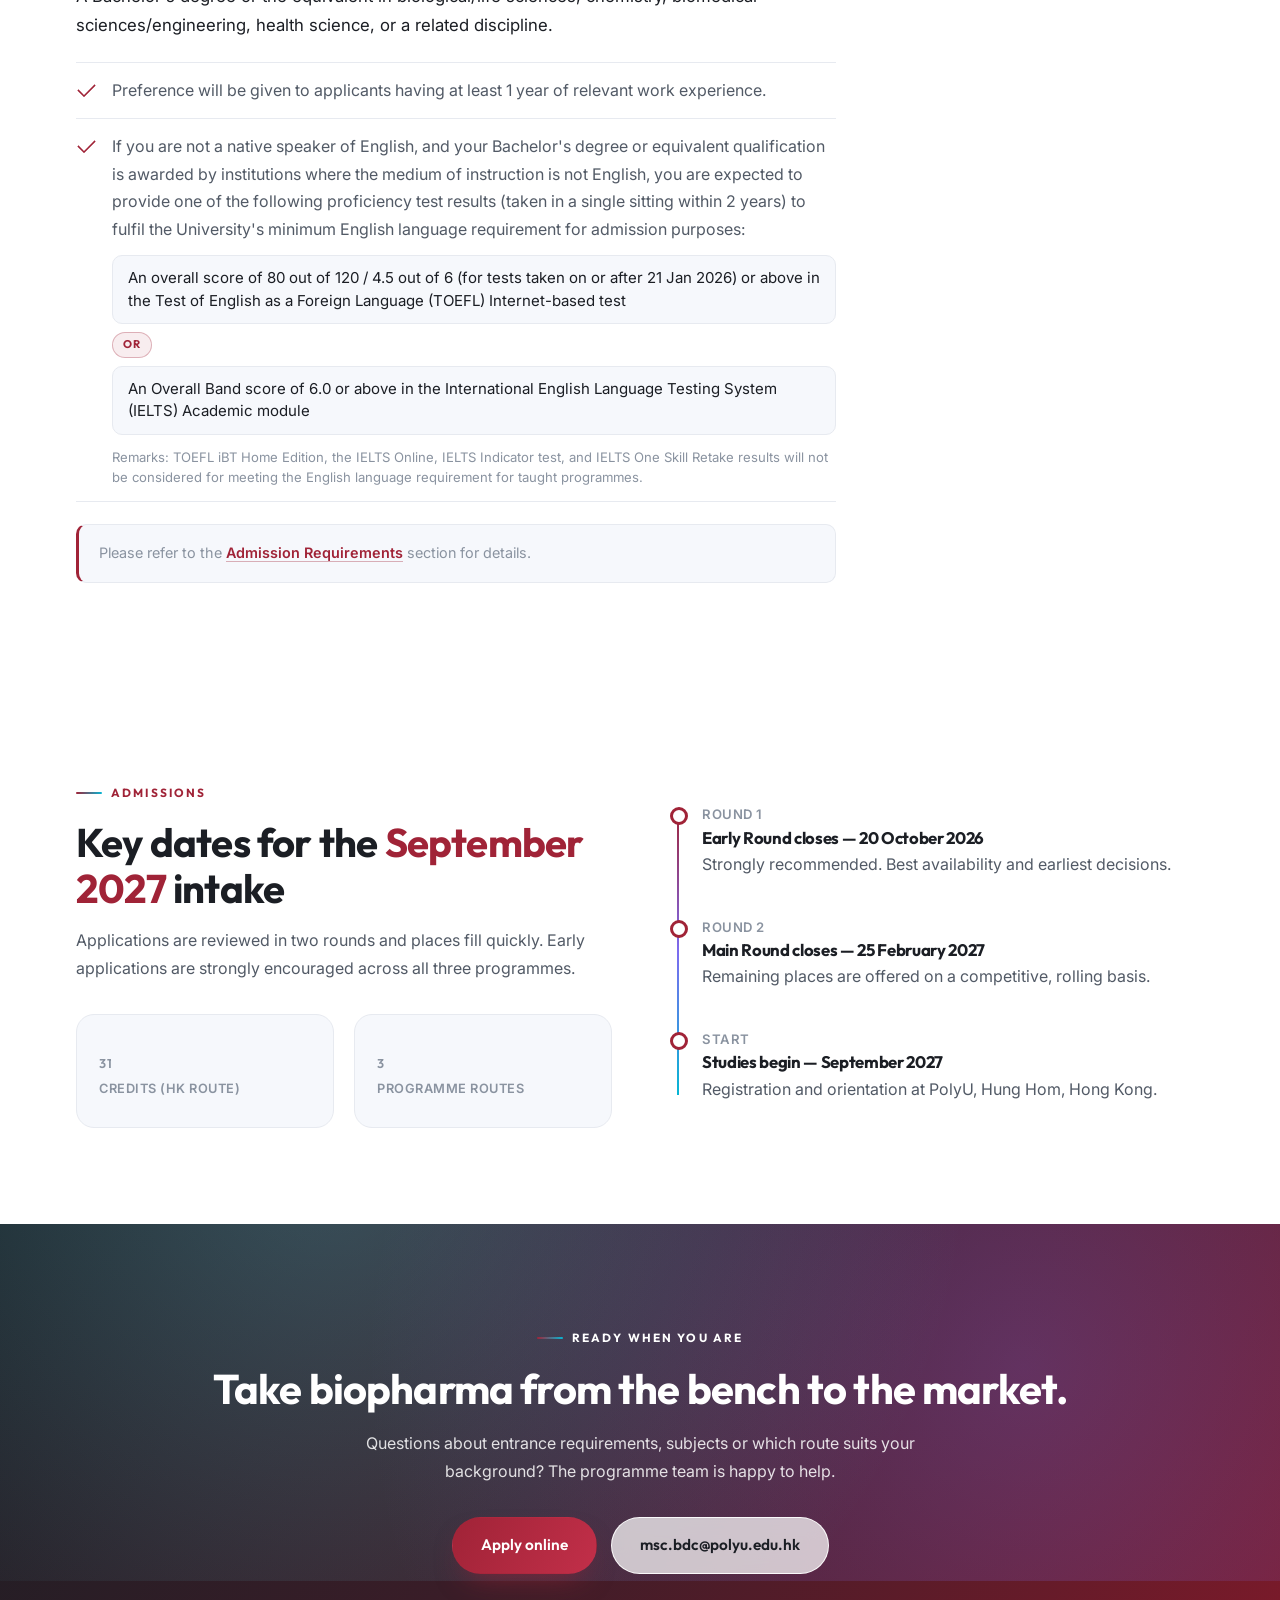
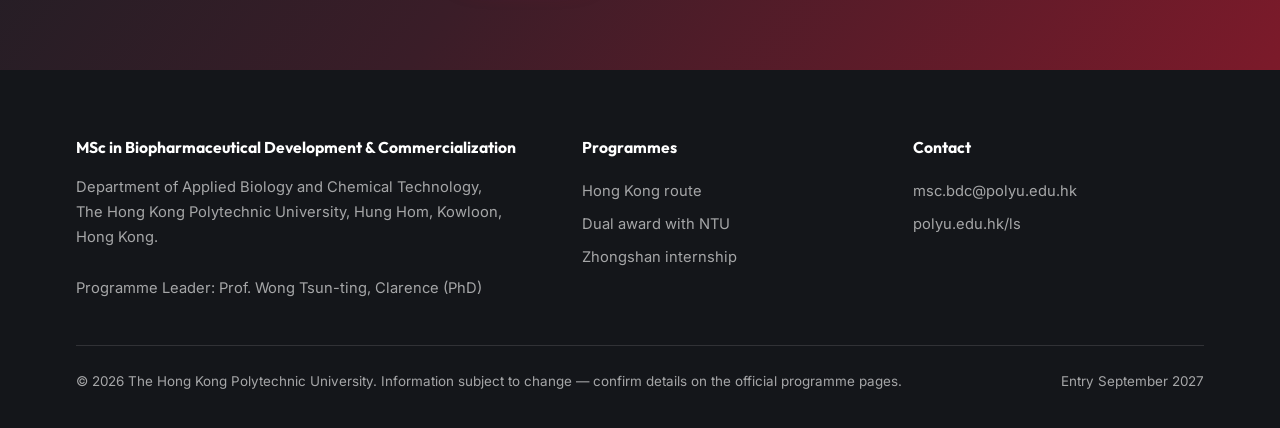
<file: index-illustrated.html>
<!DOCTYPE html>
<html lang="en">
<head>
<meta charset="UTF-8" />
<meta name="viewport" content="width=device-width, initial-scale=1.0" />
<title>MSc Biopharmaceutical Development &amp; Commercialization | PolyU</title>
<meta name="description" content="Three Master of Science routes in Biopharmaceutical Development and Commercialization at PolyU — Hong Kong, the NTU Singapore dual award, and the Zhongshan internship stream." />
<link rel="stylesheet" href="assets/theme.css" />
<style>
  /* ============================================================
     LANDING STAGE — futuristic white bio-lab
     ============================================================ */
  .stage{
    position:relative;overflow:hidden;
    background:
      radial-gradient(120% 80% at 50% -10%, #FFFFFF 0%, #F4F9FF 45%, #E8F1FB 100%);
    padding:34px 0 0;
  }
  .stage-inner{position:relative;z-index:6}

  /* --- ambient glows --- */
  .glow{position:absolute;border-radius:50%;filter:blur(90px);pointer-events:none;z-index:1}
  .glow.a{width:620px;height:620px;left:-14%;top:-18%;background:rgba(6,182,212,.20)}
  .glow.b{width:560px;height:560px;right:-12%;top:-8%;background:rgba(124,108,240,.18)}
  .glow.c{width:520px;height:520px;left:38%;bottom:-24%;background:rgba(160,35,55,.13)}

  /* --- back wall: glass cabinets & light bars --- */
  .wall{position:absolute;inset:0;z-index:2;pointer-events:none}
  .lightbar{
    position:absolute;top:0;height:8px;border-radius:0 0 8px 8px;
    background:linear-gradient(90deg,transparent,rgba(103,232,249,.9),transparent);
    box-shadow:0 0 26px 6px rgba(103,232,249,.45);
    animation:sweep 7s ease-in-out infinite;
  }
  .lightbar.l1{left:8%;width:22%}
  .lightbar.l2{left:39%;width:22%;animation-delay:-2.4s}
  .lightbar.l3{left:70%;width:22%;animation-delay:-4.8s}
  @keyframes sweep{0%,100%{opacity:.35}50%{opacity:1}}

  .cab{
    position:absolute;border:1.5px solid rgba(160,183,212,.42);border-radius:14px;
    background:linear-gradient(160deg,rgba(255,255,255,.75),rgba(226,238,250,.42));
    backdrop-filter:blur(3px);
  }
  .cab::after{
    content:"";position:absolute;left:12%;right:12%;top:26%;height:1.5px;
    background:rgba(160,183,212,.4);box-shadow:0 34px 0 rgba(160,183,212,.32),0 68px 0 rgba(160,183,212,.24);
  }
  .cab.c1{left:3%;top:14%;width:15%;height:46%}
  .cab.c2{right:3%;top:11%;width:15%;height:50%}
  .cab.c3{left:21%;top:22%;width:10%;height:30%;border-radius:10px}
  .cab.c4{right:21%;top:20%;width:10%;height:32%;border-radius:10px}

  /* --- perspective floor --- */
  .floor{
    position:absolute;left:-25%;right:-25%;bottom:0;height:46%;z-index:2;pointer-events:none;
    background:
      repeating-linear-gradient(90deg,rgba(150,178,210,.30) 0 1.5px,transparent 1.5px 84px),
      repeating-linear-gradient(0deg,rgba(150,178,210,.26) 0 1.5px,transparent 1.5px 58px);
    transform:perspective(560px) rotateX(66deg);transform-origin:bottom center;
    -webkit-mask-image:linear-gradient(180deg,transparent,#000 42%);
    mask-image:linear-gradient(180deg,transparent,#000 42%);
  }

  /* --- floating molecules --- */
  .mol{position:absolute;z-index:3;opacity:.7;animation:bob 9s ease-in-out infinite;pointer-events:none}
  .mol.m1{left:9%;top:30%;width:78px}
  .mol.m2{right:8%;top:24%;width:96px;animation-delay:-3s}
  .mol.m3{left:23%;top:56%;width:58px;animation-delay:-5.5s}
  .mol.m4{right:20%;top:58%;width:64px;animation-delay:-1.8s}
  @keyframes bob{0%,100%{transform:translateY(0) rotate(0)}50%{transform:translateY(-20px) rotate(7deg)}}

  /* --- headline --- */
  .stage-head{text-align:center;max-width:880px;margin:0 auto 2px}
  .stage-head h1{
    font-size:clamp(1.85rem,4.2vw,3.15rem);font-weight:800;letter-spacing:-.03em;
  }
  .stage-head h1 em{
    font-style:normal;
    background:linear-gradient(100deg,var(--red) 5%,var(--violet) 52%,var(--cyan) 95%);
    -webkit-background-clip:text;background-clip:text;color:transparent;
  }
  .stage-head p{margin:14px auto 0;max-width:600px;font-size:1.02rem;color:var(--body)}

  /* ============================================================
     SCENE — scientist + bench + programme cards
     ============================================================ */
  .scene{position:relative;height:clamp(440px,66vh,680px);margin-top:10px}

  .sci{
    position:absolute;left:50%;bottom:112px;z-index:3;
    height:clamp(310px,48vh,520px);
    transform:translateX(-50%);
    animation:idle 6.5s ease-in-out infinite;
    filter:drop-shadow(0 40px 40px rgba(28,52,92,.16));
  }
  .sci svg{height:100%;width:auto}
  @keyframes idle{0%,100%{transform:translateX(-50%) translateY(0)}50%{transform:translateX(-50%) translateY(-9px)}}

  /* halo ring behind her */
  .halo{
    position:absolute;left:50%;bottom:150px;z-index:2;
    width:min(430px,74vw);aspect-ratio:1;transform:translateX(-50%);
    border-radius:50%;
    background:radial-gradient(circle,rgba(255,255,255,.95) 30%,rgba(224,242,254,.55) 58%,transparent 70%);
  }
  .halo::before,.halo::after{
    content:"";position:absolute;inset:6%;border-radius:50%;
    border:1.5px dashed rgba(6,182,212,.34);animation:spin 26s linear infinite;
  }
  .halo::after{inset:19%;border-style:solid;border-color:rgba(124,108,240,.22);animation-duration:38s;animation-direction:reverse}
  @keyframes spin{to{transform:rotate(360deg)}}

  /* --- bench --- */
  .bench{position:absolute;left:-6%;right:-6%;bottom:0;height:112px;z-index:4}
  .bench-top{
    position:absolute;left:0;right:0;top:0;height:26px;border-radius:8px 8px 3px 3px;
    background:linear-gradient(180deg,#FFFFFF,#E9F0FA 60%,#D8E3F2);
    box-shadow:0 -1px 0 rgba(255,255,255,.9) inset,0 16px 30px -18px rgba(23,44,80,.5);
  }
  .bench-top::before{
    content:"";position:absolute;left:0;right:0;top:0;height:3px;border-radius:3px;
    background:linear-gradient(90deg,transparent,rgba(103,232,249,.95),rgba(124,108,240,.75),transparent);
    box-shadow:0 0 16px rgba(103,232,249,.7);
  }
  .bench-front{
    position:absolute;left:2%;right:2%;top:26px;bottom:0;
    background:linear-gradient(180deg,#F3F7FD,#DCE6F4);
    border-top:1px solid rgba(255,255,255,.85);
  }
  .bench-front::after{
    content:"";position:absolute;inset:14px 6% auto;height:1px;background:rgba(150,178,210,.45);
    box-shadow:0 26px 0 rgba(150,178,210,.3);
  }

  /* --- programme cards on the bench --- */
  .rail{
    position:absolute;left:0;right:0;bottom:92px;z-index:6;
    display:grid;grid-template-columns:repeat(3,1fr);gap:20px;
  }
  .prog{
    position:relative;display:block;padding:20px 22px 18px;border-radius:18px;
    background:rgba(255,255,255,.86);backdrop-filter:blur(14px) saturate(150%);
    border:1.5px solid rgba(198,214,235,.85);
    box-shadow:0 22px 44px -26px rgba(23,44,80,.55);
    transition:transform .38s cubic-bezier(.2,.8,.3,1),box-shadow .38s,border-color .38s,background .38s;
    overflow:hidden;
  }
  .prog::before{
    content:"";position:absolute;left:0;right:0;top:0;height:4px;
    background:var(--accent,var(--red));opacity:.9;
  }
  .prog::after{
    content:"";position:absolute;inset:0;opacity:0;transition:opacity .38s;
    background:radial-gradient(120% 90% at 50% 0%,color-mix(in srgb,var(--accent) 16%,transparent),transparent 70%);
  }
  .prog:hover{transform:translateY(-12px);background:#fff;border-color:var(--accent);box-shadow:0 36px 60px -28px rgba(23,44,80,.6)}
  .prog:hover::after{opacity:1}
  .prog:focus-visible{outline:3px solid var(--accent);outline-offset:3px}
  .prog .no{
    position:absolute;right:20px;top:18px;font-family:var(--head);font-weight:800;
    font-size:2.4rem;color:var(--accent);opacity:.12;line-height:1;
  }
  .prog h3{font-size:1.02rem;margin:11px 0 7px;position:relative;z-index:2;line-height:1.3}
  .prog p{font-size:.86rem;color:var(--body);position:relative;z-index:2;line-height:1.55}
  .prog .foot{
    margin-top:15px;display:flex;align-items:center;justify-content:space-between;
    gap:10px;flex-wrap:wrap;position:relative;z-index:2;
  }
  .prog .meta{
    display:flex;gap:7px;flex-wrap:wrap;
    font-size:.72rem;color:var(--muted);font-weight:600;letter-spacing:.03em;
  }
  .prog .meta span{background:var(--bg-soft);border:1px solid var(--line);padding:3px 9px;border-radius:100px}
  .prog .go{
    display:inline-flex;align-items:center;gap:6px;white-space:nowrap;
    font-family:var(--head);font-weight:700;font-size:.82rem;color:var(--accent);
  }
  .prog .go svg{width:15px;height:15px;transition:transform .3s}
  .prog:hover .go svg{transform:translateX(5px)}

  .hint{
    text-align:center;margin-top:16px;font-size:.82rem;color:var(--muted);
    letter-spacing:.05em;position:relative;z-index:7;
  }
  .hint b{color:var(--red);font-weight:600}

  /* ============================================================
     below-the-fold
     ============================================================ */
  .band{background:var(--bg-soft);border-top:1px solid var(--line);border-bottom:1px solid var(--line)}
  .cmp{width:100%;border-collapse:separate;border-spacing:0;background:#fff;border:1px solid var(--line);border-radius:var(--radius);overflow:hidden}
  .cmp th,.cmp td{padding:17px 20px;text-align:left;font-size:.94rem;border-bottom:1px solid var(--line)}
  .cmp thead th{background:var(--ink);color:#fff;font-family:var(--head);font-size:.85rem;letter-spacing:.06em;text-transform:uppercase;border-bottom:none}
  .cmp tbody tr:last-child td{border-bottom:none}
  .cmp tbody tr:hover td{background:var(--bg-tint)}
  .cmp td:first-child,.cmp th:first-child{font-family:var(--head);font-weight:600;color:var(--ink)}
  .cmp-scroll{overflow-x:auto;border-radius:var(--radius)}

  /* ---------- entry requirements ---------- */
  .reqs-list{list-style:none;margin-top:22px;max-width:760px}
  .reqs-list > li{position:relative;padding:14px 0 14px 36px;border-top:1px solid var(--line);font-size:1rem;color:var(--body)}
  .reqs-list > li:last-child{border-bottom:1px solid var(--line)}
  .reqs-list > li::before{
    content:"";position:absolute;left:2px;top:20px;width:15px;height:8px;
    border-left:2.5px solid var(--red);border-bottom:2.5px solid var(--red);
    transform:rotate(-45deg);border-radius:1px;
  }
  .cond-group{margin-top:12px;display:flex;flex-direction:column;gap:8px}
  .cond{background:var(--bg-soft);border:1px solid var(--line);border-radius:10px;padding:11px 15px;font-size:.94rem;color:var(--ink);line-height:1.5}
  .cond-or{
    align-self:flex-start;font-family:var(--head);font-weight:700;font-size:.7rem;
    letter-spacing:.08em;color:var(--red);padding:2px 10px;border-radius:100px;
    background:rgba(160,35,55,.08);border:1px solid rgba(160,35,55,.3);
  }
  .cond-remark{margin-top:12px;font-size:.82rem;color:var(--muted);line-height:1.55}
  .reqs-note{
    margin-top:22px;max-width:760px;font-size:.9rem;color:var(--muted);
    background:var(--bg-soft);border:1px solid var(--line);border-left:3px solid var(--red);
    border-radius:10px;padding:16px 20px;
  }
  .reqs-note a{color:var(--red);font-weight:600;border-bottom:1.5px solid rgba(160,35,55,.35);transition:.2s}
  .reqs-note a:hover{border-bottom-color:var(--red)}

  @media(max-width:900px){
    .scene{height:auto;margin-top:26px}
    .sci{
      position:relative;left:auto;bottom:auto;transform:none;margin:0;animation:none;
      height:clamp(230px,34vh,300px);display:flex;justify-content:center;
    }
    .halo{bottom:auto;top:-10px}
    .bench{position:relative;left:-6%;right:-6%;bottom:auto;height:26px;margin-top:-6px}
    .bench-front{display:none}
    .rail{position:relative;bottom:auto;grid-template-columns:1fr;gap:16px;margin-top:22px}
    .cab,.mol{display:none}
  }
</style>
</head>
<body>

<!-- ================= NAV ================= -->
<header class="nav">
  <div class="wrap nav-inner">
    <a href="index.html" class="brand">
      <div class="mark">BDC</div>
      <div class="txt">
        <b>MSc Biopharmaceutical Development &amp; Commercialization</b>
        <small>Department of Applied Biology &amp; Chemical Technology · PolyU</small>
      </div>
    </a>
    <button class="burger" aria-label="Toggle menu"><span></span><span></span><span></span></button>
    <nav class="nav-links">
      <a href="#programmes">Programmes</a>
      <a href="#compare">Compare</a>
      <a href="#dates">Key Dates</a>
      <a href="#contact">Contact</a>
      <a href="https://www.polyu.edu.hk/study/pg/tpg/2027/17004-mft-mpt" class="apply" target="_blank" rel="noopener">Apply</a>
    </nav>
  </div>
</header>

<!-- ================= STAGE ================= -->
<section class="stage">
  <div class="glow a" data-par="16"></div>
  <div class="glow b" data-par="-20"></div>
  <div class="glow c" data-par="10"></div>

  <div class="wall">
    <i class="lightbar l1"></i><i class="lightbar l2"></i><i class="lightbar l3"></i>
    <i class="cab c1" data-par="7"></i><i class="cab c2" data-par="-7"></i>
    <i class="cab c3" data-par="12"></i><i class="cab c4" data-par="-12"></i>
  </div>
  <div class="floor"></div>

  <!-- floating molecules -->
  <svg class="mol m1" data-par="22" viewBox="0 0 100 100" aria-hidden="true">
    <g fill="none" stroke="#06B6D4" stroke-width="2.5" opacity=".8">
      <path d="M50 18 L22 40 M50 18 L78 40 M22 40 L36 76 M78 40 L64 76 M36 76 L64 76"/>
    </g>
    <g fill="#06B6D4"><circle cx="50" cy="18" r="7"/><circle cx="22" cy="40" r="6"/><circle cx="78" cy="40" r="6"/></g>
    <g fill="#7C6CF0"><circle cx="36" cy="76" r="5.5"/><circle cx="64" cy="76" r="5.5"/></g>
  </svg>
  <svg class="mol m2" data-par="-26" viewBox="0 0 100 100" aria-hidden="true">
    <g fill="none" stroke="#7C6CF0" stroke-width="2.5" opacity=".75">
      <path d="M30 25 L70 25 M30 25 L20 62 M70 25 L80 62 M20 62 L50 82 M80 62 L50 82"/>
    </g>
    <g fill="#7C6CF0"><circle cx="30" cy="25" r="6.5"/><circle cx="70" cy="25" r="6.5"/><circle cx="50" cy="82" r="7"/></g>
    <g fill="#A02337"><circle cx="20" cy="62" r="5"/><circle cx="80" cy="62" r="5"/></g>
  </svg>
  <svg class="mol m3" data-par="16" viewBox="0 0 100 100" aria-hidden="true">
    <g fill="none" stroke="#A02337" stroke-width="3" opacity=".6"><path d="M25 30 L75 30 M50 30 L50 75"/></g>
    <g fill="#A02337"><circle cx="25" cy="30" r="8"/><circle cx="75" cy="30" r="8"/><circle cx="50" cy="75" r="8"/></g>
  </svg>
  <svg class="mol m4" data-par="-18" viewBox="0 0 100 100" aria-hidden="true">
    <g fill="none" stroke="#2DD4BF" stroke-width="2.5" opacity=".8"><path d="M50 20 L26 62 L74 62 Z"/></g>
    <g fill="#2DD4BF"><circle cx="50" cy="20" r="6.5"/><circle cx="26" cy="62" r="6.5"/><circle cx="74" cy="62" r="6.5"/></g>
  </svg>

  <div class="wrap stage-inner">
    <div class="stage-head rv in">
      <span class="kicker" style="margin-left:auto;margin-right:auto">Taught Postgraduate · Entry September 2027</span>
      <h1>One degree in biopharma.<br><em>Three ways to earn it.</em></h1>
      <p>Master the science, business and regulation of getting a therapy from the bench to the patient — in Hong Kong, Singapore, or the Greater Bay Area.</p>
    </div>

    <div class="scene">
      <div class="halo" aria-hidden="true"></div>

      <!-- ============ SCIENTIST (pointer-tracking) ============ -->
      <div class="sci">
        <svg id="scientist" viewBox="0 0 400 620" role="img"
             aria-label="Illustration of a scientist in a lab coat whose head and eyes follow your cursor">
          <defs>
            <!-- skin -->
            <linearGradient id="skinG" x1=".25" y1="0" x2=".75" y2="1">
              <stop offset="0" stop-color="#FBDCC0"/><stop offset=".55" stop-color="#F6CDAA"/><stop offset="1" stop-color="#E9B892"/>
            </linearGradient>
            <linearGradient id="neckG" x1="0" y1="0" x2="0" y2="1">
              <stop offset="0" stop-color="#D9A177"/><stop offset="1" stop-color="#EFC09B"/>
            </linearGradient>
            <!-- hair -->
            <linearGradient id="hairG" x1=".2" y1="0" x2=".9" y2="1">
              <stop offset="0" stop-color="#5A3D2E"/><stop offset=".45" stop-color="#3D2820"/><stop offset="1" stop-color="#221512"/>
            </linearGradient>
            <linearGradient id="hairHiG" x1="0" y1="0" x2="1" y2="1">
              <stop offset="0" stop-color="#8A6247" stop-opacity=".55"/><stop offset="1" stop-color="#8A6247" stop-opacity="0"/>
            </linearGradient>
            <!-- eyes -->
            <radialGradient id="irisG" cx=".5" cy=".42" r=".62">
              <stop offset="0" stop-color="#B98A5C"/><stop offset=".55" stop-color="#8A5C36"/><stop offset="1" stop-color="#4A2C18"/>
            </radialGradient>
            <linearGradient id="scleraG" x1="0" y1="0" x2="0" y2="1">
              <stop offset="0" stop-color="#DCD6D2"/><stop offset=".38" stop-color="#FBF9F8"/><stop offset="1" stop-color="#EFE9E6"/>
            </linearGradient>
            <!-- lips -->
            <linearGradient id="lipUpG" x1="0" y1="0" x2="0" y2="1">
              <stop offset="0" stop-color="#B85A63"/><stop offset="1" stop-color="#CB6E76"/>
            </linearGradient>
            <linearGradient id="lipLoG" x1="0" y1="0" x2="0" y2="1">
              <stop offset="0" stop-color="#D9848A"/><stop offset="1" stop-color="#C0656E"/>
            </linearGradient>
            <!-- clothing -->
            <linearGradient id="coatG" x1="0" y1="0" x2=".6" y2="1">
              <stop offset="0" stop-color="#FFFFFF"/><stop offset=".6" stop-color="#F4F8FD"/><stop offset="1" stop-color="#DFE9F6"/>
            </linearGradient>
            <linearGradient id="topG" x1="0" y1="0" x2="0" y2="1">
              <stop offset="0" stop-color="#3ED8CF"/><stop offset="1" stop-color="#17A8B8"/>
            </linearGradient>
            <linearGradient id="vialG" x1="0" y1="0" x2="0" y2="1">
              <stop offset="0" stop-color="#67E8F9"/><stop offset="1" stop-color="#06B6D4"/>
            </linearGradient>
            <radialGradient id="blushG"><stop offset="0" stop-color="#E88A80" stop-opacity=".42"/><stop offset="1" stop-color="#E88A80" stop-opacity="0"/></radialGradient>

            <!-- soft shading blurs -->
            <filter id="soft" x="-60%" y="-60%" width="220%" height="220%"><feGaussianBlur stdDeviation="4.5"/></filter>
            <filter id="soft2" x="-60%" y="-60%" width="220%" height="220%"><feGaussianBlur stdDeviation="2.2"/></filter>

            <!-- eye clips: irises and lids can never escape the eye opening -->
            <clipPath id="clipL">
              <path d="M165 133 C168 123 172 119 178 119 C184 119 188 123 191 133 C188 141 184 145 178 145 C172 145 168 141 165 133 Z"/>
            </clipPath>
            <clipPath id="clipR">
              <path d="M235 133 C232 123 228 119 222 119 C216 119 212 123 209 133 C212 141 216 145 222 145 C228 145 232 141 235 133 Z"/>
            </clipPath>
          </defs>

          <!-- contact shadow -->
          <ellipse cx="200" cy="604" rx="118" ry="15" fill="#1C346B" opacity=".12"/>

          <!-- ================= BODY ================= -->
          <g id="sci-body">
            <!-- legs -->
            <path d="M170 424 h28 l-2 166 h-30 z" fill="#2E3444"/>
            <path d="M202 424 h28 l4 166 h-30 z" fill="#394052"/>
            <!-- shoes -->
            <path d="M160 578 h40 v18 a6 6 0 0 1-6 6 h-40 a5 5 0 0 1-3-9 z" fill="#1B1E24"/>
            <path d="M204 578 h40 l9 15 a5 5 0 0 1-3 9 h-40 a6 6 0 0 1-6-6 z" fill="#1B1E24"/>

            <!-- inner top (visible in the coat's V) -->
            <path d="M170 214 L200 302 L230 214 Z" fill="url(#topG)"/>

            <!-- coat -->
            <path d="M200 210 C176 210 160 217 150 228 C133 249 124 300 120 352
                     L114 452 L286 452 L280 352 C276 300 267 249 250 228
                     C240 217 224 210 200 210 Z"
                  fill="url(#coatG)" stroke="#D3DEEC" stroke-width="2.5" stroke-linejoin="round"/>

            <!-- lapels -->
            <path d="M172 212 L200 300 L200 320 L146 230 Z" fill="#FFFFFF" stroke="#D3DEEC" stroke-width="2.2" stroke-linejoin="round"/>
            <path d="M228 212 L200 300 L200 320 L254 230 Z" fill="#F7FAFE" stroke="#D3DEEC" stroke-width="2.2" stroke-linejoin="round"/>

            <!-- coat fold shading -->
            <path d="M150 250 C144 300 138 360 136 440" stroke="#D7E1EF" stroke-width="7" fill="none" opacity=".7" filter="url(#soft2)"/>
            <path d="M250 250 C256 300 262 360 264 440" stroke="#D7E1EF" stroke-width="7" fill="none" opacity=".7" filter="url(#soft2)"/>
            <path d="M172 330 C176 370 176 410 174 448" stroke="#E6EDF7" stroke-width="5" fill="none" opacity=".9"/>
            <path d="M228 330 C224 370 224 410 226 448" stroke="#E6EDF7" stroke-width="5" fill="none" opacity=".9"/>

            <!-- buttons + pocket + seam -->
            <g fill="#C7D4E6"><circle cx="200" cy="340" r="4.5"/><circle cx="200" cy="376" r="4.5"/><circle cx="200" cy="412" r="4.5"/></g>
            <rect x="228" y="356" width="46" height="36" rx="5" fill="none" stroke="#D3DEEC" stroke-width="2.2"/>
            <path d="M200 320 L200 440" stroke="#E3EBF5" stroke-width="2"/>

            <!-- ID badge -->
            <g>
              <rect x="136" y="330" width="30" height="40" rx="4" fill="#FFFFFF" stroke="#CBD8E8" stroke-width="2"/>
              <rect x="136" y="330" width="30" height="11" rx="4" fill="#A02337"/>
              <g fill="#D3DEEC"><rect x="142" y="348" width="18" height="3" rx="1.5"/><rect x="142" y="356" width="13" height="3" rx="1.5"/></g>
            </g>

            <!-- arms -->
            <path d="M152 236 C128 272 118 336 116 396" stroke="#D3DEEC" stroke-width="42" stroke-linecap="round" fill="none"/>
            <path d="M152 236 C128 272 118 336 116 396" stroke="url(#coatG)" stroke-width="37" stroke-linecap="round" fill="none"/>
            <path d="M248 236 C272 272 282 336 284 396" stroke="#D3DEEC" stroke-width="42" stroke-linecap="round" fill="none"/>
            <path d="M248 236 C272 272 282 336 284 396" stroke="url(#coatG)" stroke-width="37" stroke-linecap="round" fill="none"/>

            <!-- hands -->
            <ellipse cx="115" cy="410" rx="14" ry="16" fill="url(#skinG)"/>
            <path d="M104 408 C108 418 122 418 126 408" stroke="#DCA57C" stroke-width="1.6" fill="none" opacity=".6"/>
            <ellipse cx="285" cy="410" rx="14" ry="16" fill="url(#skinG)"/>
            <path d="M274 408 C278 418 292 418 296 408" stroke="#DCA57C" stroke-width="1.6" fill="none" opacity=".6"/>

            <!-- glowing vial in the right hand -->
            <g>
              <rect x="276" y="352" width="19" height="52" rx="8" fill="#EAF7FB" stroke="#B9D3E2" stroke-width="2"/>
              <path d="M278 378 h15 v18 a7 7 0 0 1-7 7 h-1 a7 7 0 0 1-7-7 z" fill="url(#vialG)"/>
              <rect x="274" y="346" width="23" height="8" rx="4" fill="#CBD8E8"/>
              <circle cx="285" cy="372" r="2.6" fill="#67E8F9" opacity=".85">
                <animate attributeName="cy" values="392;356;392" dur="3.4s" repeatCount="indefinite"/>
                <animate attributeName="opacity" values="0;.9;0" dur="3.4s" repeatCount="indefinite"/>
              </circle>
            </g>
          </g>

          <!-- ================= HEAD (tracks pointer) ================= -->
          <g id="sci-head">
            <!-- neck + jaw shadow -->
            <path d="M182 166 h36 v40 c0 13 -36 13 -36 0 z" fill="url(#neckG)"/>
            <path d="M176 168 C186 186 214 186 224 168 C220 186 208 194 200 194 C192 194 180 186 176 168 Z"
                  fill="#C58C63" opacity=".55" filter="url(#soft)"/>

            <!-- hair: back mass -->
            <path d="M200 38 C152 38 126 72 126 118 C126 152 121 198 112 246
                     C108 268 106 278 105 286 C127 292 147 279 153 252
                     C159 226 161 196 161 170 L239 170
                     C239 196 241 226 247 252 C253 279 273 292 295 286
                     C294 278 292 268 288 246 C279 198 274 152 274 118
                     C274 72 248 38 200 38 Z" fill="url(#hairG)"/>

            <!-- ears -->
            <path d="M152 124 C144 122 141 132 143 142 C145 152 151 156 156 152 Z" fill="#EFC09B"/>
            <path d="M248 124 C256 122 259 132 257 142 C255 152 249 156 244 152 Z" fill="#EFC09B"/>
            <circle cx="150" cy="152" r="3.2" fill="#E8C173"/>
            <circle cx="250" cy="152" r="3.2" fill="#E8C173"/>

            <!-- face -->
            <path d="M200 58 C170 58 152 76 149 104 C147 120 149 138 154 156
                     C160 177 178 198 200 198 C222 198 240 177 246 156
                     C251 138 253 120 251 104 C248 76 230 58 200 58 Z"
                  fill="url(#skinG)"/>

            <!-- cheek / temple contour shading -->
            <path d="M154 140 C158 158 164 172 174 184 C162 178 154 162 151 142 Z" fill="#DCA57C" opacity=".5" filter="url(#soft)"/>
            <path d="M246 140 C242 158 236 172 226 184 C238 178 246 162 249 142 Z" fill="#DCA57C" opacity=".5" filter="url(#soft)"/>
            <ellipse cx="170" cy="152" rx="15" ry="10" fill="url(#blushG)"/>
            <ellipse cx="230" cy="152" rx="15" ry="10" fill="url(#blushG)"/>

            <!-- brows: tapered, hair-toned -->
            <path d="M161 111 C169 102 186 101 196 108 C195 111 193 112 190 111 C181 106 170 107 163 114 Z" fill="#4A3327"/>
            <path d="M239 111 C231 102 214 101 204 108 C205 111 207 112 210 111 C219 106 230 107 237 114 Z" fill="#4A3327"/>

            <!-- ================= EYES ================= -->
            <!-- socket shading -->
            <path d="M163 128 C168 116 190 114 194 127 C186 120 172 121 163 128 Z" fill="#D3A17C" opacity=".55" filter="url(#soft2)"/>
            <path d="M237 128 C232 116 210 114 206 127 C214 120 228 121 237 128 Z" fill="#D3A17C" opacity=".55" filter="url(#soft2)"/>

            <!-- sclera -->
            <g clip-path="url(#clipL)"><rect x="160" y="112" width="38" height="40" fill="url(#scleraG)"/></g>
            <g clip-path="url(#clipR)"><rect x="202" y="112" width="38" height="40" fill="url(#scleraG)"/></g>

            <!-- irises: translated by JS, clipped to each eye opening -->
            <g id="sci-pupils">
              <g clip-path="url(#clipL)">
                <circle cx="178" cy="130" r="9" fill="url(#irisG)"/>
                <circle cx="178" cy="130" r="9" fill="none" stroke="#33200F" stroke-width="1.6" opacity=".8"/>
                <circle cx="178" cy="130" r="4.2" fill="#150C06"/>
                <circle cx="174.6" cy="126.4" r="2.9" fill="#fff" opacity=".95"/>
                <circle cx="181.4" cy="134" r="1.5" fill="#fff" opacity=".5"/>
              </g>
              <g clip-path="url(#clipR)">
                <circle cx="222" cy="130" r="9" fill="url(#irisG)"/>
                <circle cx="222" cy="130" r="9" fill="none" stroke="#33200F" stroke-width="1.6" opacity=".8"/>
                <circle cx="222" cy="130" r="4.2" fill="#150C06"/>
                <circle cx="218.6" cy="126.4" r="2.9" fill="#fff" opacity=".95"/>
                <circle cx="225.4" cy="134" r="1.5" fill="#fff" opacity=".5"/>
              </g>
            </g>

            <!-- eyelids (blink), clipped so they close inside the eye shape -->
            <g clip-path="url(#clipL)">
              <rect id="lid-l" x="160" y="112" width="38" height="40" fill="url(#skinG)"
                    style="transform-box:fill-box;transform-origin:50% 0%;transform:scaleY(0);transition:transform .09s ease"/>
            </g>
            <g clip-path="url(#clipR)">
              <rect id="lid-r" x="202" y="112" width="38" height="40" fill="url(#skinG)"
                    style="transform-box:fill-box;transform-origin:50% 0%;transform:scaleY(0);transition:transform .09s ease"/>
            </g>

            <!-- upper lash line + outer flick -->
            <path d="M164 132 C167 121 172 117 178 117 C185 117 189 122 192 132"
                  stroke="#2A1A13" stroke-width="3.4" stroke-linecap="round" fill="none"/>
            <path d="M236 132 C233 121 228 117 222 117 C215 117 211 122 208 132"
                  stroke="#2A1A13" stroke-width="3.4" stroke-linecap="round" fill="none"/>
            <path d="M164 131 L159 127" stroke="#2A1A13" stroke-width="2.4" stroke-linecap="round"/>
            <path d="M236 131 L241 127" stroke="#2A1A13" stroke-width="2.4" stroke-linecap="round"/>
            <!-- lower lash -->
            <path d="M167 139 C172 144 184 144 190 137" stroke="#B98868" stroke-width="1.3" fill="none" opacity=".75"/>
            <path d="M233 139 C228 144 216 144 210 137" stroke="#B98868" stroke-width="1.3" fill="none" opacity=".75"/>
            <!-- lid crease -->
            <path d="M163 119 C170 111 187 110 194 117" stroke="#D6A57F" stroke-width="1.6" fill="none" opacity=".8"/>
            <path d="M237 119 C230 111 213 110 206 117" stroke="#D6A57F" stroke-width="1.6" fill="none" opacity=".8"/>

            <!-- ================= NOSE ================= -->
            <path d="M195 150 C195 140 205 140 205 150 C205 156 200 158 200 158 C200 158 195 156 195 150 Z"
                  fill="#DCA57C" opacity=".42" filter="url(#soft2)"/>
            <ellipse cx="193.5" cy="156" rx="2.6" ry="1.8" fill="#C08560" opacity=".8"/>
            <ellipse cx="206.5" cy="156" rx="2.6" ry="1.8" fill="#C08560" opacity=".8"/>
            <path d="M197 138 C198 145 198 150 197 153" stroke="#FCE3CB" stroke-width="2.4" stroke-linecap="round" fill="none" opacity=".55"/>

            <!-- ================= LIPS ================= -->
            <path d="M185 170 C190 165 196 165 200 168 C204 165 210 165 215 170
                     C210 172 204 173 200 173 C196 173 190 172 185 170 Z" fill="url(#lipUpG)"/>
            <path d="M186 171 C192 179 208 179 214 171 C211 181 189 181 186 171 Z" fill="url(#lipLoG)"/>
            <path d="M185 170.5 C193 173 207 173 215 170.5" stroke="#9E4550" stroke-width="1.3" fill="none" stroke-linecap="round"/>
            <ellipse cx="200" cy="176" rx="6" ry="2" fill="#fff" opacity=".22"/>
            <!-- chin shadow -->
            <ellipse cx="200" cy="186" rx="9" ry="3.5" fill="#D89F76" opacity=".45" filter="url(#soft2)"/>

            <!-- ================= HAIR: front ================= -->
            <path d="M126 130 C123 76 154 42 200 42 C246 42 277 76 274 130
                     C269 105 257 88 239 79 C231 96 212 108 188 114
                     C167 119 145 122 130 136 C128 134 127 132 126 130 Z" fill="url(#hairG)"/>
            <!-- strand highlights -->
            <path d="M138 118 C142 88 164 62 196 58" stroke="url(#hairHiG)" stroke-width="6" fill="none" stroke-linecap="round"/>
            <path d="M214 60 C240 68 258 88 264 116" stroke="url(#hairHiG)" stroke-width="5" fill="none" stroke-linecap="round"/>
            <path d="M133 150 C130 190 126 226 119 262" stroke="url(#hairHiG)" stroke-width="5" fill="none" stroke-linecap="round"/>
            <path d="M268 152 C271 192 275 228 282 264" stroke="url(#hairHiG)" stroke-width="5" fill="none" stroke-linecap="round"/>
            <!-- loose strand across the temple -->
            <path d="M149 112 C158 96 174 86 192 84" stroke="#3D2820" stroke-width="3" fill="none" stroke-linecap="round" opacity=".85"/>
          </g>
        </svg>
      </div>

      <!-- ============ BENCH ============ -->
      <div class="bench" aria-hidden="true">
        <div class="bench-top"></div>
        <div class="bench-front"></div>
      </div>

      <!-- ============ THE THREE PROGRAMMES ============ -->
      <div class="rail">
        <a class="prog rv" data-d="1" href="programs/standard.html" style="--accent:#A02337">
          <span class="no">01</span>
          <span class="pill pill-red">Hong Kong</span>
          <h3>MSc in Biopharmaceutical Development &amp; Commercialization</h3>
          <p>The flagship route — one year in Hong Kong, from biologics to market entry.</p>
          <div class="foot">
            <div class="meta"><span>1 yr FT</span><span>31 credits</span></div>
            <span class="go">Explore
              <svg viewBox="0 0 24 24" fill="none" stroke="currentColor" stroke-width="2.6" stroke-linecap="round" stroke-linejoin="round"><path d="M5 12h14M13 6l6 6-6 6"/></svg>
            </span>
          </div>
        </a>

        <a class="prog rv" data-d="2" href="programs/dual-award.html" style="--accent:#7C6CF0">
          <span class="no">02</span>
          <span class="pill pill-violet">Dual Award · NTU</span>
          <h3>Dual Degree with MSc in Biomedical Data Science</h3>
          <p>Two universities, two master's degrees — Year 1 PolyU, Year 2 NTU Singapore.</p>
          <div class="foot">
            <div class="meta"><span>2 yr FT</span><span>61 credits</span></div>
            <span class="go">Explore
              <svg viewBox="0 0 24 24" fill="none" stroke="currentColor" stroke-width="2.6" stroke-linecap="round" stroke-linejoin="round"><path d="M5 12h14M13 6l6 6-6 6"/></svg>
            </span>
          </div>
        </a>

        <a class="prog rv" data-d="3" href="programs/zhongshan.html" style="--accent:#06B6D4">
          <span class="no">03</span>
          <span class="pill pill-cyan">Zhongshan · GBA</span>
          <h3>With Internship at the PolyU-Zhongshan Institute</h3>
          <p>The same degree, plus an industry placement in the Greater Bay Area.</p>
          <div class="foot">
            <div class="meta"><span>1 yr FT</span><span>Internship</span></div>
            <span class="go">Explore
              <svg viewBox="0 0 24 24" fill="none" stroke="currentColor" stroke-width="2.6" stroke-linecap="round" stroke-linejoin="round"><path d="M5 12h14M13 6l6 6-6 6"/></svg>
            </span>
          </div>
        </a>
      </div>
    </div>

    <p class="hint">Move your cursor — <b>she's watching</b>. Pick a bench card to open a programme.</p>
  </div>
</section>

<!-- ================= WHY ================= -->
<section id="programmes">
  <div class="wrap">
    <div class="sec-head rv">
      <span class="kicker">Why this degree</span>
      <h2>Science alone doesn't reach patients. <em>Strategy does.</em></h2>
      <p>The curriculum integrates the scientific, business, regulatory and ethical dimensions of the biopharmaceutical landscape — so you can move a therapy from discovery all the way to approval and launch.</p>
    </div>
    <div class="grid g3">
      <div class="card rv" data-d="1"><div class="ico">🧬</div><h3>Cutting-edge therapeutics</h3><p>Biologics, protein engineering, and cell &amp; gene therapies — the modalities defining the next decade of medicine.</p></div>
      <div class="card rv" data-d="2"><div class="ico">⚖️</div><h3>Regulatory expertise</h3><p>Clinical trials, drug approval pathways and the intellectual property strategy that protects an asset's value.</p></div>
      <div class="card rv" data-d="3"><div class="ico">📈</div><h3>Commercial acumen</h3><p>Market entry, pricing and business development — how a therapy becomes a viable, fundable product.</p></div>
      <div class="card rv" data-d="1"><div class="ico">🤝</div><h3>Interdisciplinary teams</h3><p>Work the way industry works: scientists, regulators, analysts and commercial leads solving problems together.</p></div>
      <div class="card rv" data-d="2"><div class="ico">🌏</div><h3>Three geographies</h3><p>Hong Kong, Singapore and the Greater Bay Area — choose the market where you want to build your career.</p></div>
      <div class="card rv" data-d="3"><div class="ico">🎓</div><h3>Led by practitioners</h3><p>Directed by Prof. Wong Tsun-ting, Clarence (PhD) within PolyU's Department of Applied Biology &amp; Chemical Technology.</p></div>
    </div>
  </div>
</section>

<!-- ================= COMPARE ================= -->
<section id="compare" class="band">
  <div class="wrap">
    <div class="sec-head rv">
      <span class="kicker">Side by side</span>
      <h2>Which route fits you?</h2>
      <p>All three share the same core philosophy. They differ in length, location and what you walk away holding.</p>
    </div>
    <div class="cmp-scroll rv">
      <table class="cmp">
        <thead>
          <tr><th>&nbsp;</th><th>Hong Kong</th><th>Dual Award (NTU)</th><th>Zhongshan</th></tr>
        </thead>
        <tbody>
          <tr><td>Programme code</td><td>17004</td><td>Dual degree stream</td><td>17005</td></tr>
          <tr><td>Duration</td><td>1 yr FT / 2 yr PT</td><td>2 years full-time</td><td>1 year full-time</td></tr>
          <tr><td>Credits</td><td>31</td><td>61</td><td>31</td></tr>
          <tr><td>Tuition</td><td>HK$8,400 / credit</td><td>HK$176,400 + SGD 63,595</td><td>HK$8,900 / credit</td></tr>
          <tr><td>Award</td><td>One MSc</td><td>Two MSc degrees</td><td>One MSc + internship</td></tr>
          <tr><td>Where</td><td>Hong Kong</td><td>Hong Kong → Singapore</td><td>Hong Kong + Zhongshan</td></tr>
          <tr>
            <td>Details</td>
            <td><a href="programs/standard.html" style="color:var(--red);font-weight:600">View →</a></td>
            <td><a href="programs/dual-award.html" style="color:var(--violet);font-weight:600">View →</a></td>
            <td><a href="programs/zhongshan.html" style="color:#0E7490;font-weight:600">View →</a></td>
          </tr>
        </tbody>
      </table>
    </div>
  </div>
</section>

<!-- ================= ENTRY REQUIREMENTS ================= -->
<section id="requirements">
  <div class="wrap">
    <div class="sec-head rv">
      <span class="kicker">Admission</span>
      <h2>Entry requirements</h2>
    </div>
    <p class="rv" style="max-width:760px;font-size:1.05rem;color:var(--ink)">A Bachelor's degree or the equivalent in biological/life sciences, chemistry, biomedical sciences/engineering, health science, or a related discipline.</p>
    <ul class="reqs-list rv">
      <li>Preference will be given to applicants having at least 1 year of relevant work experience.</li>
      <li>If you are not a native speaker of English, and your Bachelor's degree or equivalent qualification is awarded by institutions where the medium of instruction is not English, you are expected to provide one of the following proficiency test results (taken in a single sitting within 2 years) to fulfil the University's minimum English language requirement for admission purposes:
        <div class="cond-group">
          <div class="cond">An overall score of 80 out of 120 / 4.5 out of 6 (for tests taken on or after 21 Jan 2026) or above in the Test of English as a Foreign Language (TOEFL) Internet-based test</div>
          <span class="cond-or">OR</span>
          <div class="cond">An Overall Band score of 6.0 or above in the International English Language Testing System (IELTS) Academic module</div>
        </div>
        <p class="cond-remark">Remarks: TOEFL iBT Home Edition, the IELTS Online, IELTS Indicator test, and IELTS One Skill Retake results will not be considered for meeting the English language requirement for taught programmes.</p>
      </li>
    </ul>
    <p class="reqs-note rv">Please refer to the <a href="https://www.polyu.edu.hk/study/pg/taught-postgraduate/admission-requirements-tpg" target="_blank" rel="noopener">Admission Requirements</a> section for details.</p>
  </div>
</section>

<!-- ================= DATES ================= -->
<section id="dates">
  <div class="wrap">
    <div class="grid g2" style="align-items:center;gap:56px">
      <div class="rv">
        <span class="kicker">Admissions</span>
        <h2 style="font-size:clamp(1.8rem,3.6vw,2.5rem)">Key dates for the <em style="font-style:normal;color:var(--red)">September 2027</em> intake</h2>
        <p style="margin-top:16px">Applications are reviewed in two rounds and places fill quickly. Early applications are strongly encouraged across all three programmes.</p>
        <div class="stats" style="grid-template-columns:repeat(2,1fr);margin-top:32px">
          <div class="stat"><b><span data-count="31">31</span></b><span>Credits (HK route)</span></div>
          <div class="stat"><b><span data-count="3">3</span></b><span>Programme routes</span></div>
        </div>
      </div>
      <div class="rv" data-d="2">
        <div class="tl">
          <div class="item"><span>Round 1</span><h4>Early Round closes — 20 October 2026</h4><p>Strongly recommended. Best availability and earliest decisions.</p></div>
          <div class="item"><span>Round 2</span><h4>Main Round closes — 25 February 2027</h4><p>Remaining places are offered on a competitive, rolling basis.</p></div>
          <div class="item"><span>Start</span><h4>Studies begin — September 2027</h4><p>Registration and orientation at PolyU, Hung Hom, Hong Kong.</p></div>
        </div>
      </div>
    </div>
  </div>
</section>

<!-- ================= CTA ================= -->
<section class="cta" id="contact">
  <div class="wrap">
    <span class="kicker" style="color:#fff">Ready when you are</span>
    <h2>Take biopharma from the bench to the market.</h2>
    <p>Questions about entrance requirements, subjects or which route suits your background? The programme team is happy to help.</p>
    <div class="btns">
      <a class="btn btn-red" href="https://www.polyu.edu.hk/study/pg/tpg/2027/17004-mft-mpt" target="_blank" rel="noopener">Apply online</a>
      <a class="btn btn-glass" href="mailto:msc.bdc@polyu.edu.hk">msc.bdc@polyu.edu.hk</a>
    </div>
  </div>
</section>

<!-- ================= FOOTER ================= -->
<footer>
  <div class="wrap">
    <div class="cols">
      <div>
        <b>MSc in Biopharmaceutical Development &amp; Commercialization</b>
        Department of Applied Biology and Chemical Technology,<br>
        The Hong Kong Polytechnic University, Hung Hom, Kowloon, Hong Kong.<br><br>
        Programme Leader: Prof. Wong Tsun-ting, Clarence (PhD)
      </div>
      <div>
        <b>Programmes</b>
        <a href="programs/standard.html">Hong Kong route</a>
        <a href="programs/dual-award.html">Dual award with NTU</a>
        <a href="programs/zhongshan.html">Zhongshan internship</a>
      </div>
      <div>
        <b>Contact</b>
        <a href="mailto:msc.bdc@polyu.edu.hk">msc.bdc@polyu.edu.hk</a>
        <a href="https://www.polyu.edu.hk/ls/" target="_blank" rel="noopener">polyu.edu.hk/ls</a>
      </div>
    </div>
    <div class="base">
      <span>© 2026 The Hong Kong Polytechnic University. Information subject to change — confirm details on the official programme pages.</span>
      <span>Entry September 2027</span>
    </div>
  </div>
</footer>

<script src="assets/app.js"></script>
</body>
</html>
</file>
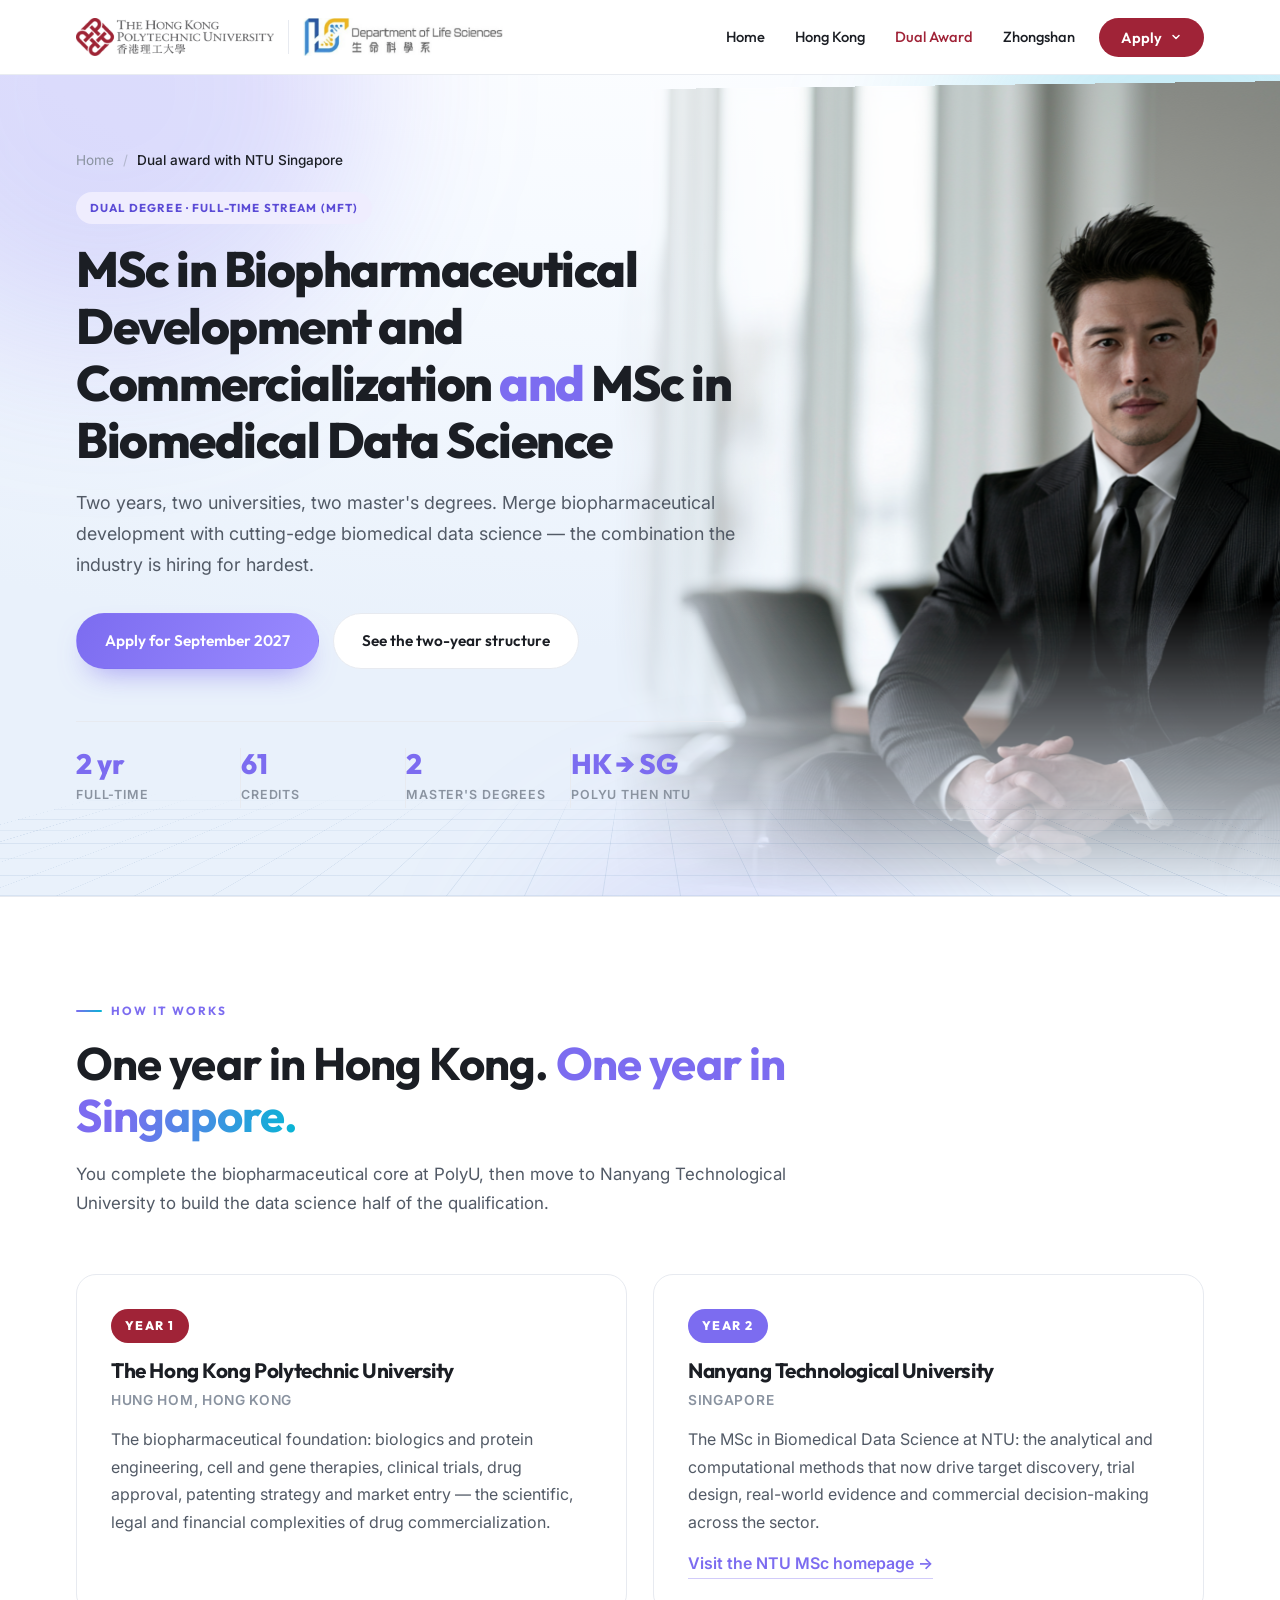
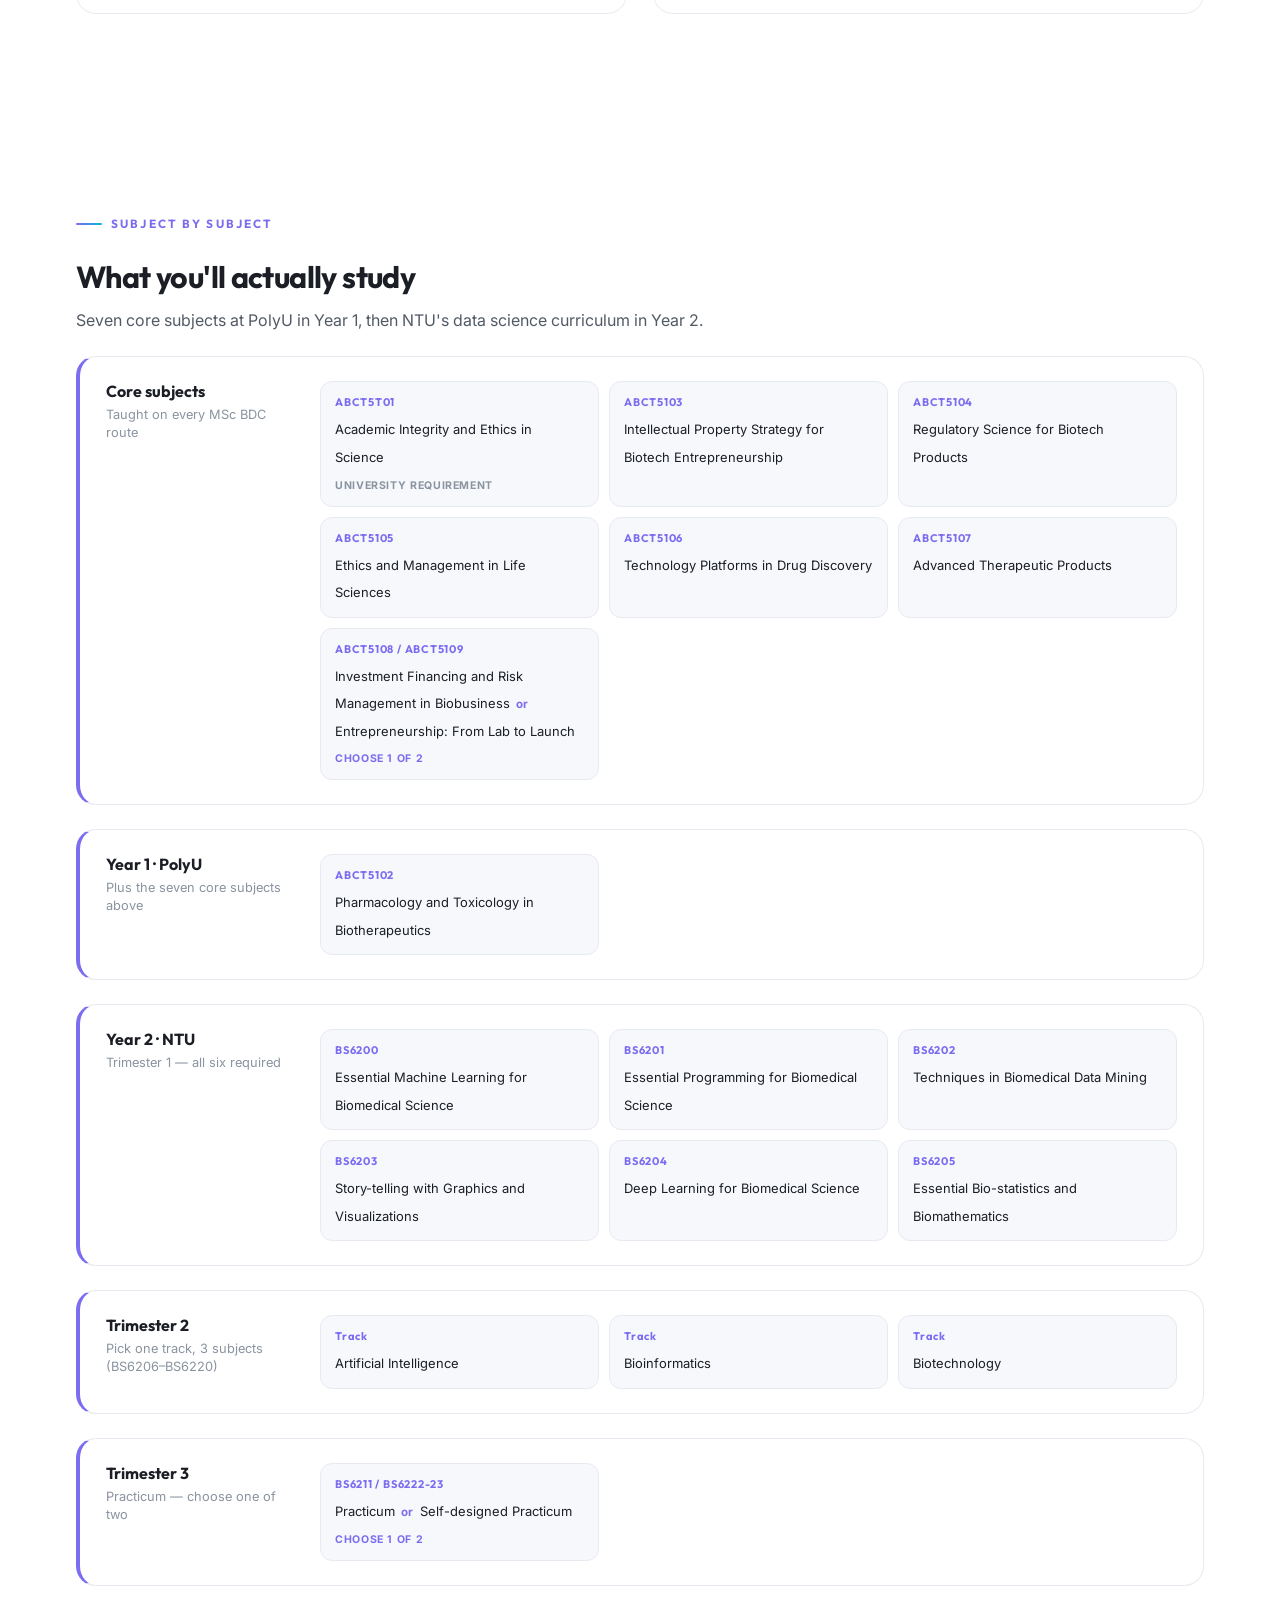
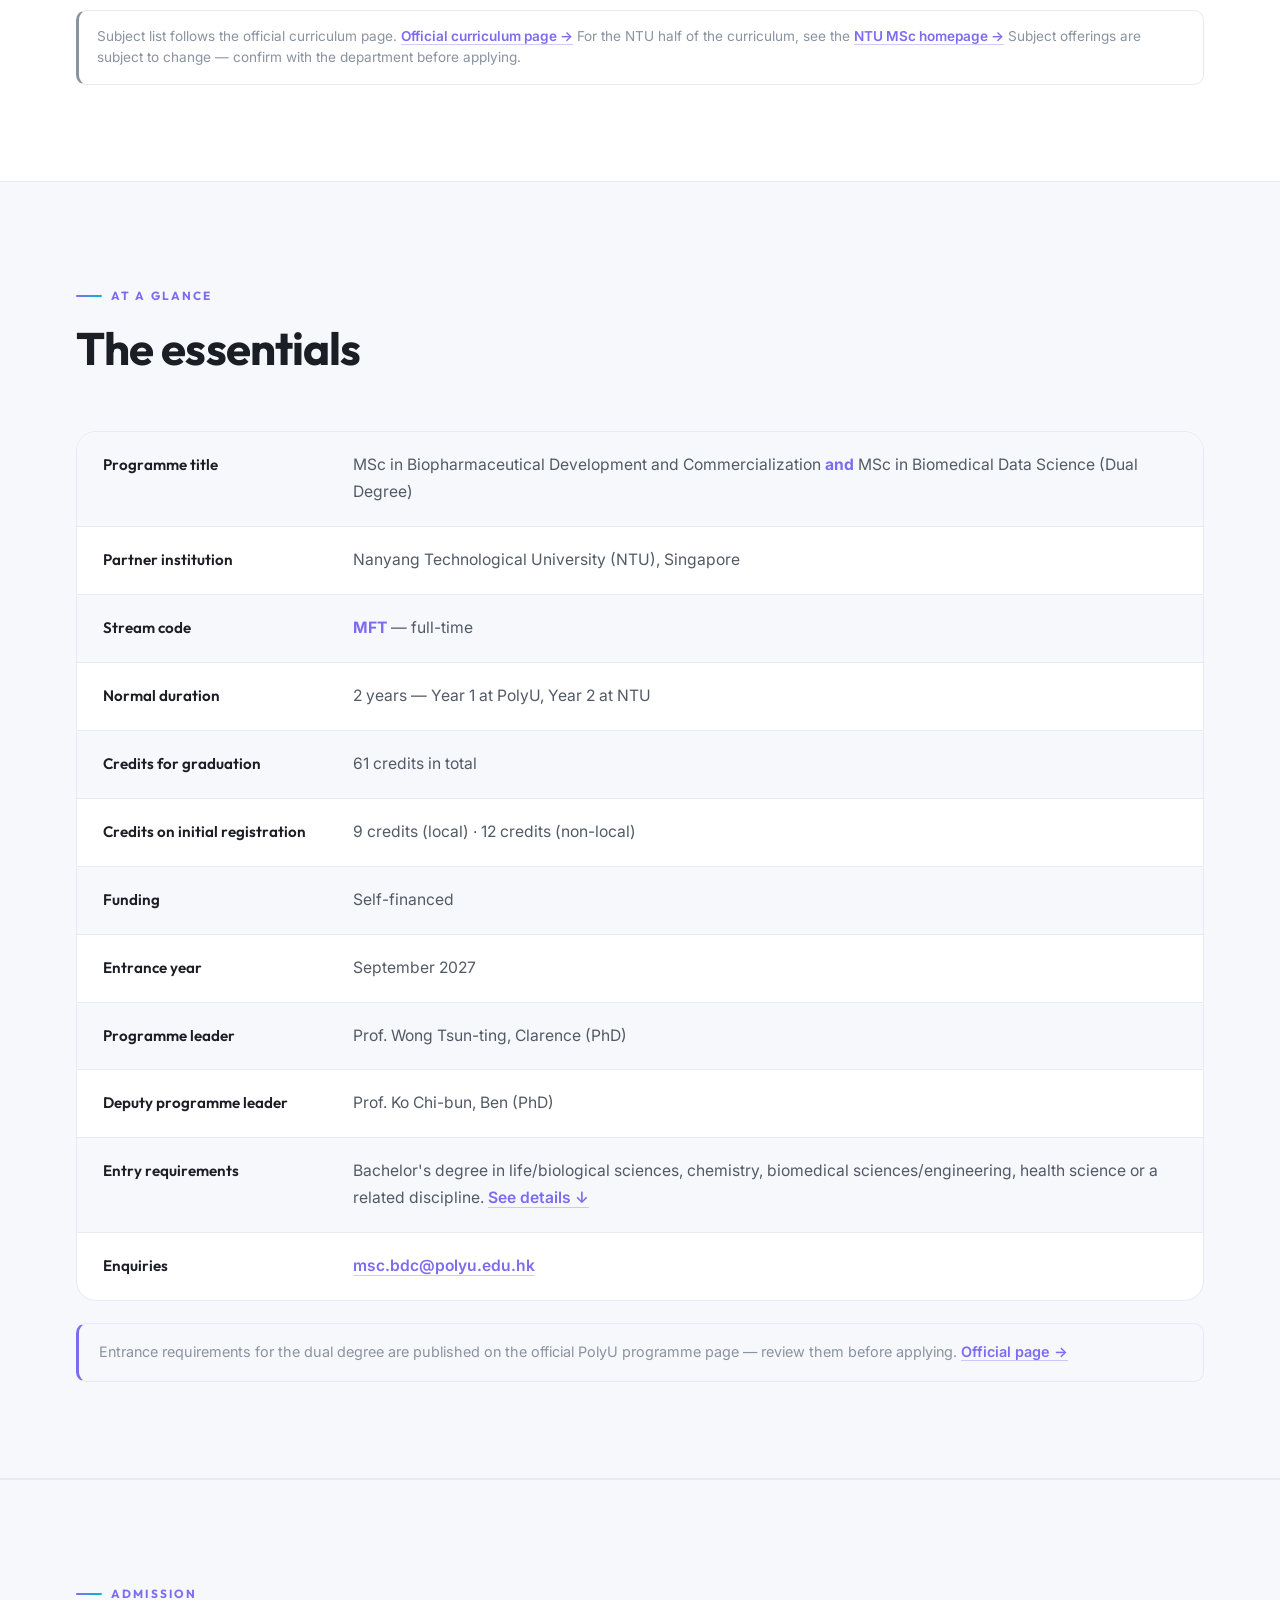
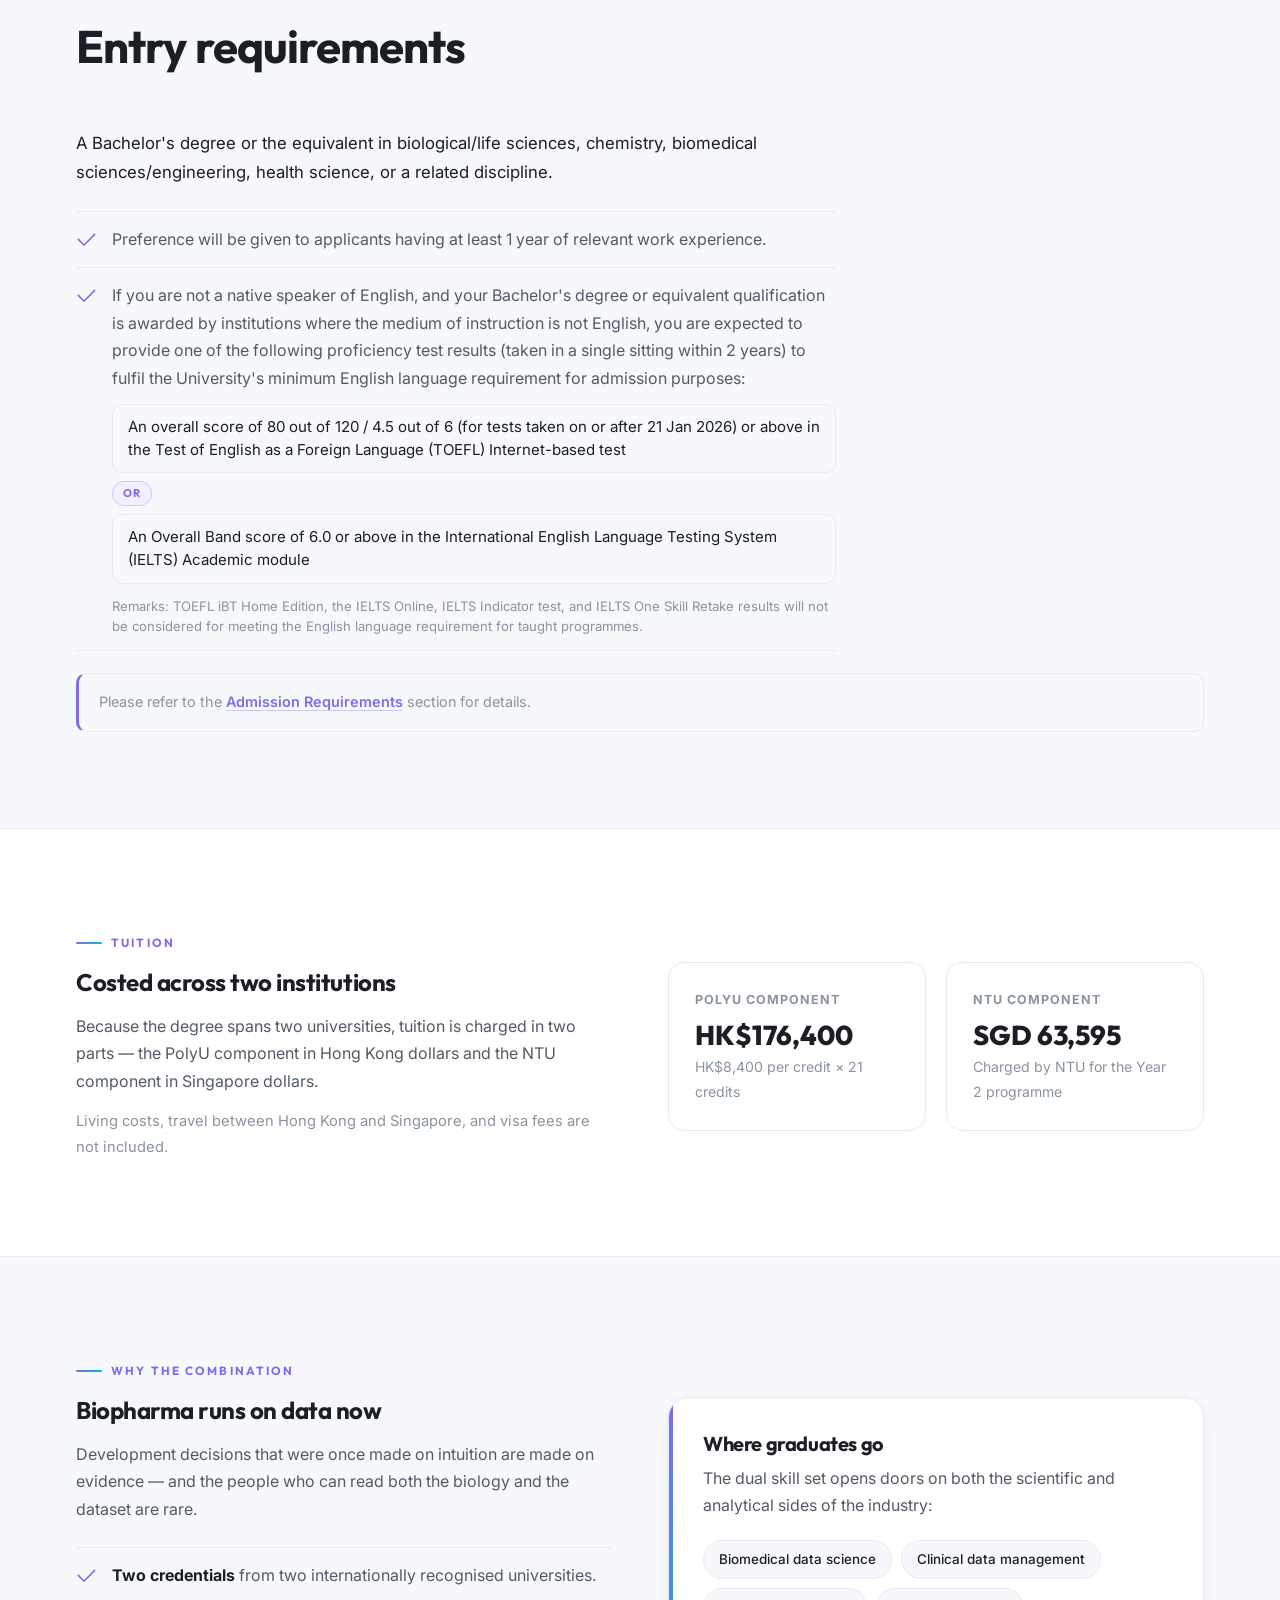
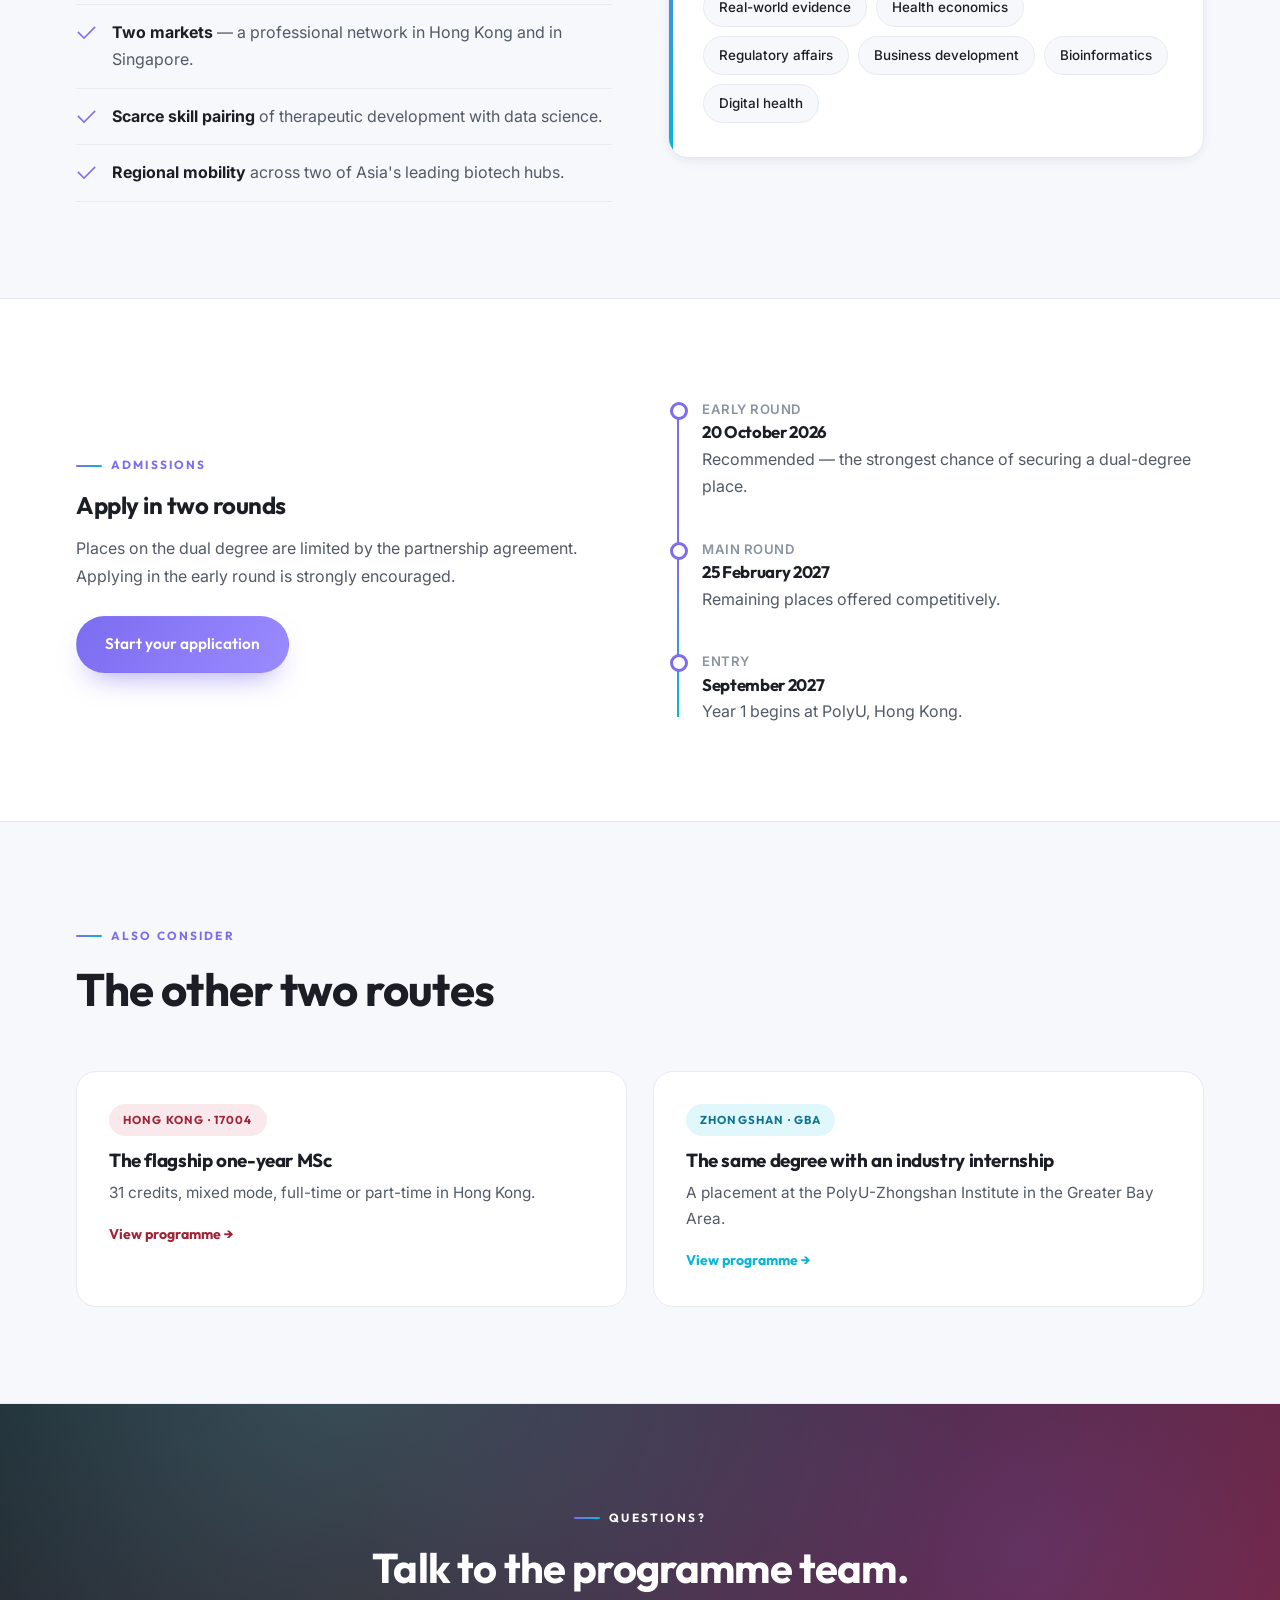
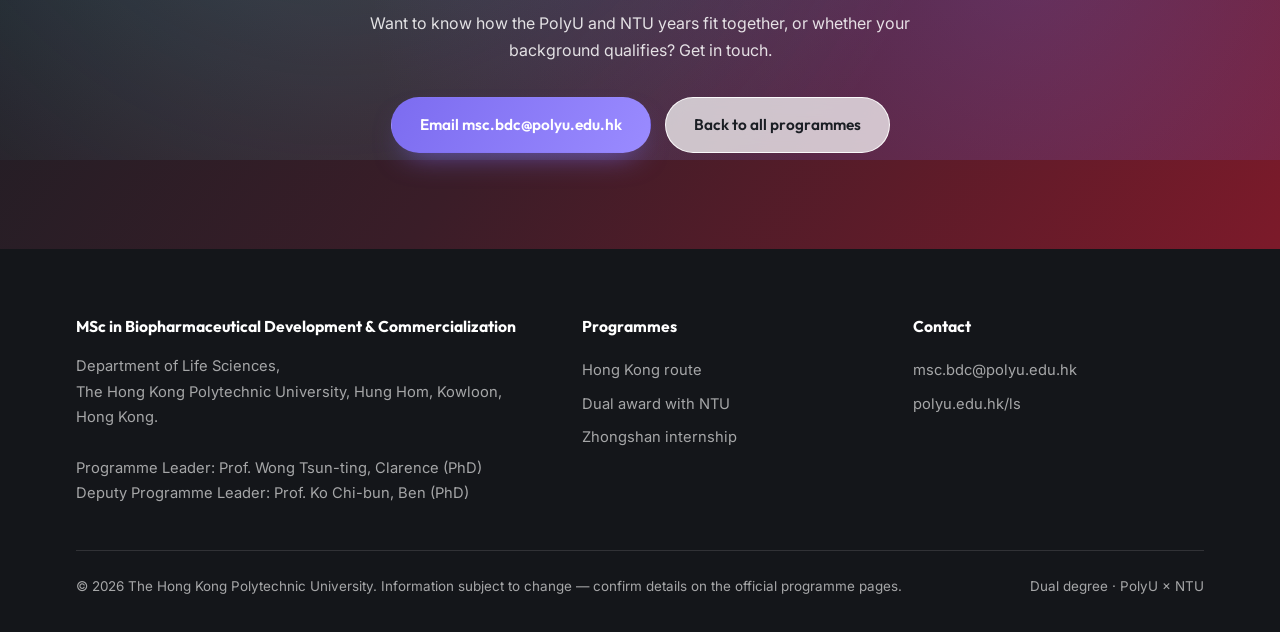
<file: programs/dual-award.html>
﻿<!DOCTYPE html>
<html lang="en">
<head>
<meta charset="UTF-8" />
<meta name="viewport" content="width=device-width, initial-scale=1.0" />
<title>MSc BDC &amp; MSc Biomedical Data Science — Dual Degree with NTU | PolyU</title>
<meta name="description" content="A two-year dual degree: MSc in Biopharmaceutical Development and Commercialization at PolyU plus MSc in Biomedical Data Science at NTU Singapore." />
<link rel="stylesheet" href="../assets/theme.css" />
<link rel="stylesheet" href="../assets/program.css" />
<style>:root{--accent:#7C6CF0;--accent-2:#9A8BFF;--accent-soft:#EFEDFE}</style>
</head>
<body>

<header class="nav">
  <div class="wrap nav-inner">
    <div class="brand">
      <a href="https://www.polyu.edu.hk/" target="_blank" rel="noopener"
         aria-label="The Hong Kong Polytechnic University homepage">
        <img class="logo" src="../assets/polyu-logo.png"
             alt="The Hong Kong Polytechnic University 香港理工大學"
             onerror="this.style.display='none';this.nextElementSibling.style.display='block'" />
        <span class="logo-fb" style="display:none">The Hong Kong<br>Polytechnic University</span>
      </a>
      <span class="rule-v"></span>
      <a class="ls-link" href="https://www.polyu.edu.hk/ls/" target="_blank" rel="noopener"
         aria-label="Department of Life Sciences homepage">
        <img class="logo-ls" src="../assets/LS.png" alt="Department of Life Sciences 生命科學系"
             onerror="this.style.display='none';this.nextElementSibling.style.display='block'" />
        <span class="logo-fb" style="display:none">Department of<br>Life Sciences</span>
      </a>
    </div>
    <button class="burger" aria-label="Toggle menu" aria-expanded="false"><span></span><span></span><span></span></button>
    <nav class="nav-links">
      <a href="../index.html">Home</a>
      <a href="standard.html">Hong Kong</a>
      <a href="dual-award.html" class="active">Dual Award</a>
      <a href="zhongshan.html">Zhongshan</a>
      <div class="apply-wrap">
        <button class="apply-btn" aria-haspopup="true" aria-expanded="false">Apply
          <svg class="caret" width="12" height="12" viewBox="0 0 24 24" fill="none" stroke="currentColor" stroke-width="3" stroke-linecap="round" stroke-linejoin="round"><path d="M6 9l6 6 6-6"/></svg>
        </button>
        <div class="apply-menu">
          <div class="hd">Choose a programme to apply for</div>
          <a href="https://www.polyu.edu.hk/study/pg/tpg/2027/17004-mft-mpt" target="_blank" rel="noopener" style="--ac:#A02337">
            <b>Hong Kong</b><span>The flagship one-year MSc, full-time or part-time.</span>
            <span class="code">17004 · MFT / MPT</span>
          </a>
          <a href="https://www.polyu.edu.hk/study/pg/tpg/2027/17004-mft-mpt" target="_blank" rel="noopener" style="--ac:#7C6CF0">
            <b>Dual Award with NTU Singapore</b><span>Applied for under 17004 — state your interest in the dual degree during application.</span>
            <span class="code">17004 · Dual degree stream</span>
          </a>
          <a href="https://www.polyu.edu.hk/study/pg/tpg/2027/17005" target="_blank" rel="noopener" style="--ac:#0891B2">
            <b>Zhongshan internship</b><span>Internship in the Greater Bay Area via the PolyU-Zhongshan Institute.</span>
            <span class="code">17005 · MFT</span>
          </a>
        </div>
      </div>
    </nav>
  </div>
</header>

<!-- ============ HERO ============ -->
<section class="phero has-photo">
  <div class="phero-bg" aria-hidden="true">
    <i class="orb o1"></i><i class="orb o2"></i><i class="orb o3"></i>
    <div class="pgrid"></div>
    <div class="phero-photo">
      <div class="phero-photo-inner par-photo"><img src="../assets/man.png" alt="" /></div>
    </div>
  </div>
  <div class="wrap phero-in">
    <nav class="crumb"><a href="../index.html">Home</a> <i>/</i> <span>Dual award with NTU Singapore</span></nav>
    <span class="pill pill-violet">Dual Degree · Full-time stream (MFT)</span>
    <h1>MSc in Biopharmaceutical Development and Commercialization <span style="color:var(--accent)">and</span> MSc in Biomedical Data Science</h1>
    <p class="lead">Two years, two universities, two master's degrees. Merge biopharmaceutical development with cutting-edge biomedical data science — the combination the industry is hiring for hardest.</p>
    <div class="phero-btns">
      <a class="btn btn-red" href="https://www.polyu.edu.hk/study/pg/tpg/2027/17004-mft-mpt" target="_blank" rel="noopener">Apply for September 2027</a>
      <a class="btn btn-line" href="#structure">See the two-year structure</a>
    </div>
    <div class="qfacts">
      <div><b>2 yr</b><span>Full-time</span></div>
      <div><b>61</b><span>Credits</span></div>
      <div><b>2</b><span>Master's degrees</span></div>
      <div><b>HK → SG</b><span>PolyU then NTU</span></div>
    </div>
  </div>
</section>

<!-- ============ STRUCTURE ============ -->
<section id="structure">
  <div class="wrap">
    <div class="sec-head rv">
      <span class="kicker">How it works</span>
      <h2>One year in Hong Kong. <em>One year in Singapore.</em></h2>
      <p>You complete the biopharmaceutical core at PolyU, then move to Nanyang Technological University to build the data science half of the qualification.</p>
    </div>
    <div class="split">
      <div class="half rv" data-d="1" style="--c:#A02337">
        <span class="yr">Year 1</span>
        <h3>The Hong Kong Polytechnic University</h3>
        <div class="where">Hung Hom, Hong Kong</div>
        <p>The biopharmaceutical foundation: biologics and protein engineering, cell and gene therapies, clinical trials, drug approval, patenting strategy and market entry — the scientific, legal and financial complexities of drug commercialization.</p>
      </div>
      <div class="half rv" data-d="2" style="--c:#7C6CF0">
        <span class="yr">Year 2</span>
        <h3>Nanyang Technological University</h3>
        <div class="where">Singapore</div>
        <p>The MSc in Biomedical Data Science at NTU: the analytical and computational methods that now drive target discovery, trial design, real-world evidence and commercial decision-making across the sector.</p>
        <a class="lnk" target="_blank" rel="noopener" href="https://www.ntu.edu.sg/education/graduate-programme/master-of-science-in-biomedical-data-science" style="display:inline-block;margin-top:14px">Visit the NTU MSc homepage →</a>
      </div>
    </div>
  </div>
</section>

<!-- ============ CURRICULUM ============ -->
<section id="curriculum">
  <div class="wrap">
    <div class="curr-head rv" style="margin-top:0">
      <span class="kicker">Subject by subject</span>
      <h3>What you'll actually study</h3>
      <p>Seven core subjects at PolyU in Year 1, then NTU's data science curriculum in Year 2.</p>
    </div>

    <div class="spine rv">
      <div class="spine-label">
        <b>Core subjects</b>
        <span>Taught on every MSc BDC route</span>
      </div>
      <div class="chips">
        <div class="chip"><b>ABCT5T01</b><span>Academic Integrity and Ethics in Science</span><i>University requirement</i></div>
        <div class="chip"><b>ABCT5103</b><span>Intellectual Property Strategy for Biotech Entrepreneurship</span></div>
        <div class="chip"><b>ABCT5104</b><span>Regulatory Science for Biotech Products</span></div>
        <div class="chip"><b>ABCT5105</b><span>Ethics and Management in Life Sciences</span></div>
        <div class="chip"><b>ABCT5106</b><span>Technology Platforms in Drug Discovery</span></div>
        <div class="chip"><b>ABCT5107</b><span>Advanced Therapeutic Products</span></div>
        <div class="chip">
          <b>ABCT5108 / ABCT5109</b>
          <span>Investment Financing and Risk Management in Biobusiness <em class="or">or</em> Entrepreneurship: From Lab to Launch</span>
          <i class="pick">Choose 1 of 2</i>
        </div>
      </div>
    </div>

    <div class="spine rv" data-d="1">
      <div class="spine-label">
        <b>Year 1 · PolyU</b>
        <span>Plus the seven core subjects above</span>
      </div>
      <div class="chips">
        <div class="chip"><b>ABCT5102</b><span>Pharmacology and Toxicology in Biotherapeutics</span></div>
      </div>
    </div>

    <div class="spine rv" data-d="2">
      <div class="spine-label">
        <b>Year 2 · NTU</b>
        <span>Trimester 1 — all six required</span>
      </div>
      <div class="chips">
        <div class="chip"><b>BS6200</b><span>Essential Machine Learning for Biomedical Science</span></div>
        <div class="chip"><b>BS6201</b><span>Essential Programming for Biomedical Science</span></div>
        <div class="chip"><b>BS6202</b><span>Techniques in Biomedical Data Mining</span></div>
        <div class="chip"><b>BS6203</b><span>Story-telling with Graphics and Visualizations</span></div>
        <div class="chip"><b>BS6204</b><span>Deep Learning for Biomedical Science</span></div>
        <div class="chip"><b>BS6205</b><span>Essential Bio-statistics and Biomathematics</span></div>
      </div>
    </div>

    <div class="spine rv" data-d="3">
      <div class="spine-label">
        <b>Trimester 2</b>
        <span>Pick one track, 3 subjects (BS6206–BS6220)</span>
      </div>
      <div class="chips">
        <div class="chip"><b>Track</b><span>Artificial Intelligence</span></div>
        <div class="chip"><b>Track</b><span>Bioinformatics</span></div>
        <div class="chip"><b>Track</b><span>Biotechnology</span></div>
      </div>
    </div>

    <div class="spine rv" data-d="4">
      <div class="spine-label">
        <b>Trimester 3</b>
        <span>Practicum — choose one of two</span>
      </div>
      <div class="chips">
        <div class="chip">
          <b>BS6211 / BS6222-23</b>
          <span>Practicum <em class="or">or</em> Self-designed Practicum</span>
          <i class="pick">Choose 1 of 2</i>
        </div>
      </div>
    </div>

    <p class="src-note rv">
      Subject list follows the official curriculum page.
      <a class="lnk" target="_blank" rel="noopener" href="https://www.polyu.edu.hk/ls/study/taught-postgraduate-programmes/master-of-science-in-biopharmaceutical-development-and-commercialization-dual-award/curriculum/">Official curriculum page →</a>
      For the NTU half of the curriculum, see the
      <a class="lnk" target="_blank" rel="noopener" href="https://www.ntu.edu.sg/education/graduate-programme/master-of-science-in-biomedical-data-science">NTU MSc homepage →</a>
      Subject offerings are subject to change — confirm with the department before applying.
    </p>
  </div>
</section>

<!-- ============ AT A GLANCE ============ -->
<section id="glance" class="band">
  <div class="wrap">
    <div class="sec-head rv">
      <span class="kicker">At a glance</span>
      <h2>The essentials</h2>
    </div>
    <dl class="spec rv">
      <div class="row"><dt>Programme title</dt><dd>MSc in Biopharmaceutical Development and Commercialization <strong>and</strong> MSc in Biomedical Data Science (Dual Degree)</dd></div>
      <div class="row"><dt>Partner institution</dt><dd>Nanyang Technological University (NTU), Singapore</dd></div>
      <div class="row"><dt>Stream code</dt><dd><strong>MFT</strong> — full-time</dd></div>
      <div class="row"><dt>Normal duration</dt><dd>2 years — Year 1 at PolyU, Year 2 at NTU</dd></div>
      <div class="row"><dt>Credits for graduation</dt><dd>61 credits in total</dd></div>
      <div class="row"><dt>Credits on initial registration</dt><dd>9 credits (local) · 12 credits (non-local)</dd></div>
      <div class="row"><dt>Funding</dt><dd>Self-financed</dd></div>
      <div class="row"><dt>Entrance year</dt><dd>September 2027</dd></div>
      <div class="row"><dt>Programme leader</dt><dd>Prof. Wong Tsun-ting, Clarence (PhD)</dd></div>
      <div class="row"><dt>Deputy programme leader</dt><dd>Prof. Ko Chi-bun, Ben (PhD)</dd></div>
      <div class="row"><dt>Entry requirements</dt><dd>Bachelor's degree in life/biological sciences, chemistry, biomedical sciences/engineering, health science or a related discipline. <a class="lnk" href="#requirements">See details ↓</a></dd></div>
      <div class="row"><dt>Enquiries</dt><dd><a href="mailto:msc.bdc@polyu.edu.hk" class="lnk">msc.bdc@polyu.edu.hk</a></dd></div>
    </dl>
    <p class="note rv">Entrance requirements for the dual degree are published on the official PolyU programme page — review them before applying.
      <a class="lnk" target="_blank" rel="noopener" href="https://www.polyu.edu.hk/ls/study/taught-postgraduate-programmes/master-of-science-in-biopharmaceutical-development-and-commercialization-dual-award/">Official page →</a>
    </p>
  </div>
</section>

<!-- ============ ENTRY REQUIREMENTS ============ -->
<section id="requirements" class="band">
  <div class="wrap">
    <div class="sec-head rv">
      <span class="kicker">Admission</span>
      <h2>Entry requirements</h2>
    </div>
    <p class="rv" style="max-width:760px;font-size:1.05rem;color:var(--ink)">A Bachelor's degree or the equivalent in biological/life sciences, chemistry, biomedical sciences/engineering, health science, or a related discipline.</p>
    <ul class="ticks rv" style="max-width:760px">
      <li>Preference will be given to applicants having at least 1 year of relevant work experience.</li>
      <li>If you are not a native speaker of English, and your Bachelor's degree or equivalent qualification is awarded by institutions where the medium of instruction is not English, you are expected to provide one of the following proficiency test results (taken in a single sitting within 2 years) to fulfil the University's minimum English language requirement for admission purposes:
        <div class="cond-group">
          <div class="cond">An overall score of 80 out of 120 / 4.5 out of 6 (for tests taken on or after 21 Jan 2026) or above in the Test of English as a Foreign Language (TOEFL) Internet-based test</div>
          <span class="cond-or">OR</span>
          <div class="cond">An Overall Band score of 6.0 or above in the International English Language Testing System (IELTS) Academic module</div>
        </div>
        <p class="cond-remark">Remarks: TOEFL iBT Home Edition, the IELTS Online, IELTS Indicator test, and IELTS One Skill Retake results will not be considered for meeting the English language requirement for taught programmes.</p>
      </li>
    </ul>
    <p class="note rv">Please refer to the <a class="lnk" target="_blank" rel="noopener" href="https://www.polyu.edu.hk/study/pg/taught-postgraduate/admission-requirements-tpg">Admission Requirements</a> section for details.</p>
  </div>
</section>

<!-- ============ FEES ============ -->
<section id="fees">
  <div class="wrap two-col">
    <div class="rv">
      <span class="kicker">Tuition</span>
      <h2>Costed across two institutions</h2>
      <p style="margin-top:16px">Because the degree spans two universities, tuition is charged in two parts — the PolyU component in Hong Kong dollars and the NTU component in Singapore dollars.</p>
      <p style="margin-top:14px;font-size:.92rem;color:var(--muted)">Living costs, travel between Hong Kong and Singapore, and visa fees are not included.</p>
    </div>
    <div class="rv" data-d="2">
      <div class="fees">
        <div class="fee">
          <div class="lbl">PolyU component</div>
          <div class="amt">HK$176,400</div>
          <p>HK$8,400 per credit × 21 credits</p>
        </div>
        <div class="fee">
          <div class="lbl">NTU component</div>
          <div class="amt">SGD 63,595</div>
          <p>Charged by NTU for the Year 2 programme</p>
        </div>
      </div>
    </div>
  </div>
</section>

<!-- ============ WHY ============ -->
<section id="why" class="band">
  <div class="wrap two-col">
    <div class="rv">
      <span class="kicker">Why the combination</span>
      <h2>Biopharma runs on data now</h2>
      <p style="margin-top:16px">Development decisions that were once made on intuition are made on evidence — and the people who can read both the biology and the dataset are rare.</p>
      <ul class="ticks">
        <li><b>Two credentials</b> from two internationally recognised universities.</li>
        <li><b>Two markets</b> — a professional network in Hong Kong and in Singapore.</li>
        <li><b>Scarce skill pairing</b> of therapeutic development with data science.</li>
        <li><b>Regional mobility</b> across two of Asia's leading biotech hubs.</li>
      </ul>
    </div>
    <div class="rv" data-d="2">
      <div class="callout">
        <h3>Where graduates go</h3>
        <p>The dual skill set opens doors on both the scientific and analytical sides of the industry:</p>
        <div class="tags">
          <span>Biomedical data science</span><span>Clinical data management</span><span>Real-world evidence</span>
          <span>Health economics</span><span>Regulatory affairs</span><span>Business development</span>
          <span>Bioinformatics</span><span>Digital health</span>
        </div>
      </div>
    </div>
  </div>
</section>

<!-- ============ DATES ============ -->
<section id="dates">
  <div class="wrap two-col">
    <div class="rv">
      <span class="kicker">Admissions</span>
      <h2>Apply in two rounds</h2>
      <p style="margin-top:16px">Places on the dual degree are limited by the partnership agreement. Applying in the early round is strongly encouraged.</p>
      <a class="btn btn-red" style="margin-top:26px" href="https://www.polyu.edu.hk/study/pg/tpg/2027/17004-mft-mpt" target="_blank" rel="noopener">Start your application</a>
    </div>
    <div class="rv" data-d="2">
      <div class="tl">
        <div class="item"><span>Early round</span><h4>20 October 2026</h4><p>Recommended — the strongest chance of securing a dual-degree place.</p></div>
        <div class="item"><span>Main round</span><h4>25 February 2027</h4><p>Remaining places offered competitively.</p></div>
        <div class="item"><span>Entry</span><h4>September 2027</h4><p>Year 1 begins at PolyU, Hong Kong.</p></div>
      </div>
    </div>
  </div>
</section>

<!-- ============ OTHER ROUTES ============ -->
<section id="others" class="band">
  <div class="wrap">
    <div class="sec-head rv"><span class="kicker">Also consider</span><h2>The other two routes</h2></div>
    <div class="grid g2">
      <a class="card alt rv" data-d="1" href="standard.html" style="--c:#A02337">
        <span class="pill pill-red">Hong Kong · 17004</span>
        <h3>The flagship one-year MSc</h3>
        <p>31 credits, mixed mode, full-time or part-time in Hong Kong.</p><span class="go">View programme →</span>
      </a>
      <a class="card alt rv" data-d="2" href="zhongshan.html" style="--c:#06B6D4">
        <span class="pill pill-cyan">Zhongshan · GBA</span>
        <h3>The same degree with an industry internship</h3>
        <p>A placement at the PolyU-Zhongshan Institute in the Greater Bay Area.</p><span class="go">View programme →</span>
      </a>
    </div>
  </div>
</section>

<section class="cta">
  <div class="wrap">
    <span class="kicker" style="color:#fff">Questions?</span>
    <h2>Talk to the programme team.</h2>
    <p>Want to know how the PolyU and NTU years fit together, or whether your background qualifies? Get in touch.</p>
    <div class="btns">
      <a class="btn btn-red" href="mailto:msc.bdc@polyu.edu.hk">Email msc.bdc@polyu.edu.hk</a>
      <a class="btn btn-glass" href="../index.html">Back to all programmes</a>
    </div>
  </div>
</section>

<footer>
  <div class="wrap">
    <div class="cols">
      <div><b>MSc in Biopharmaceutical Development &amp; Commercialization</b>
        Department of Life Sciences,<br>The Hong Kong Polytechnic University, Hung Hom, Kowloon, Hong Kong.<br><br>
        Programme Leader: Prof. Wong Tsun-ting, Clarence (PhD)<br>Deputy Programme Leader: Prof. Ko Chi-bun, Ben (PhD)</div>
      <div><b>Programmes</b>
        <a href="standard.html">Hong Kong route</a><a href="dual-award.html">Dual award with NTU</a><a href="zhongshan.html">Zhongshan internship</a></div>
      <div><b>Contact</b>
        <a href="mailto:msc.bdc@polyu.edu.hk">msc.bdc@polyu.edu.hk</a>
        <a href="https://www.polyu.edu.hk/ls/" target="_blank" rel="noopener">polyu.edu.hk/ls</a></div>
    </div>
    <div class="base"><span>© 2026 The Hong Kong Polytechnic University. Information subject to change — confirm details on the official programme pages.</span><span>Dual degree · PolyU × NTU</span></div>
  </div>
</footer>

<script src="../assets/app.js"></script>
</body>
</html>
</file>
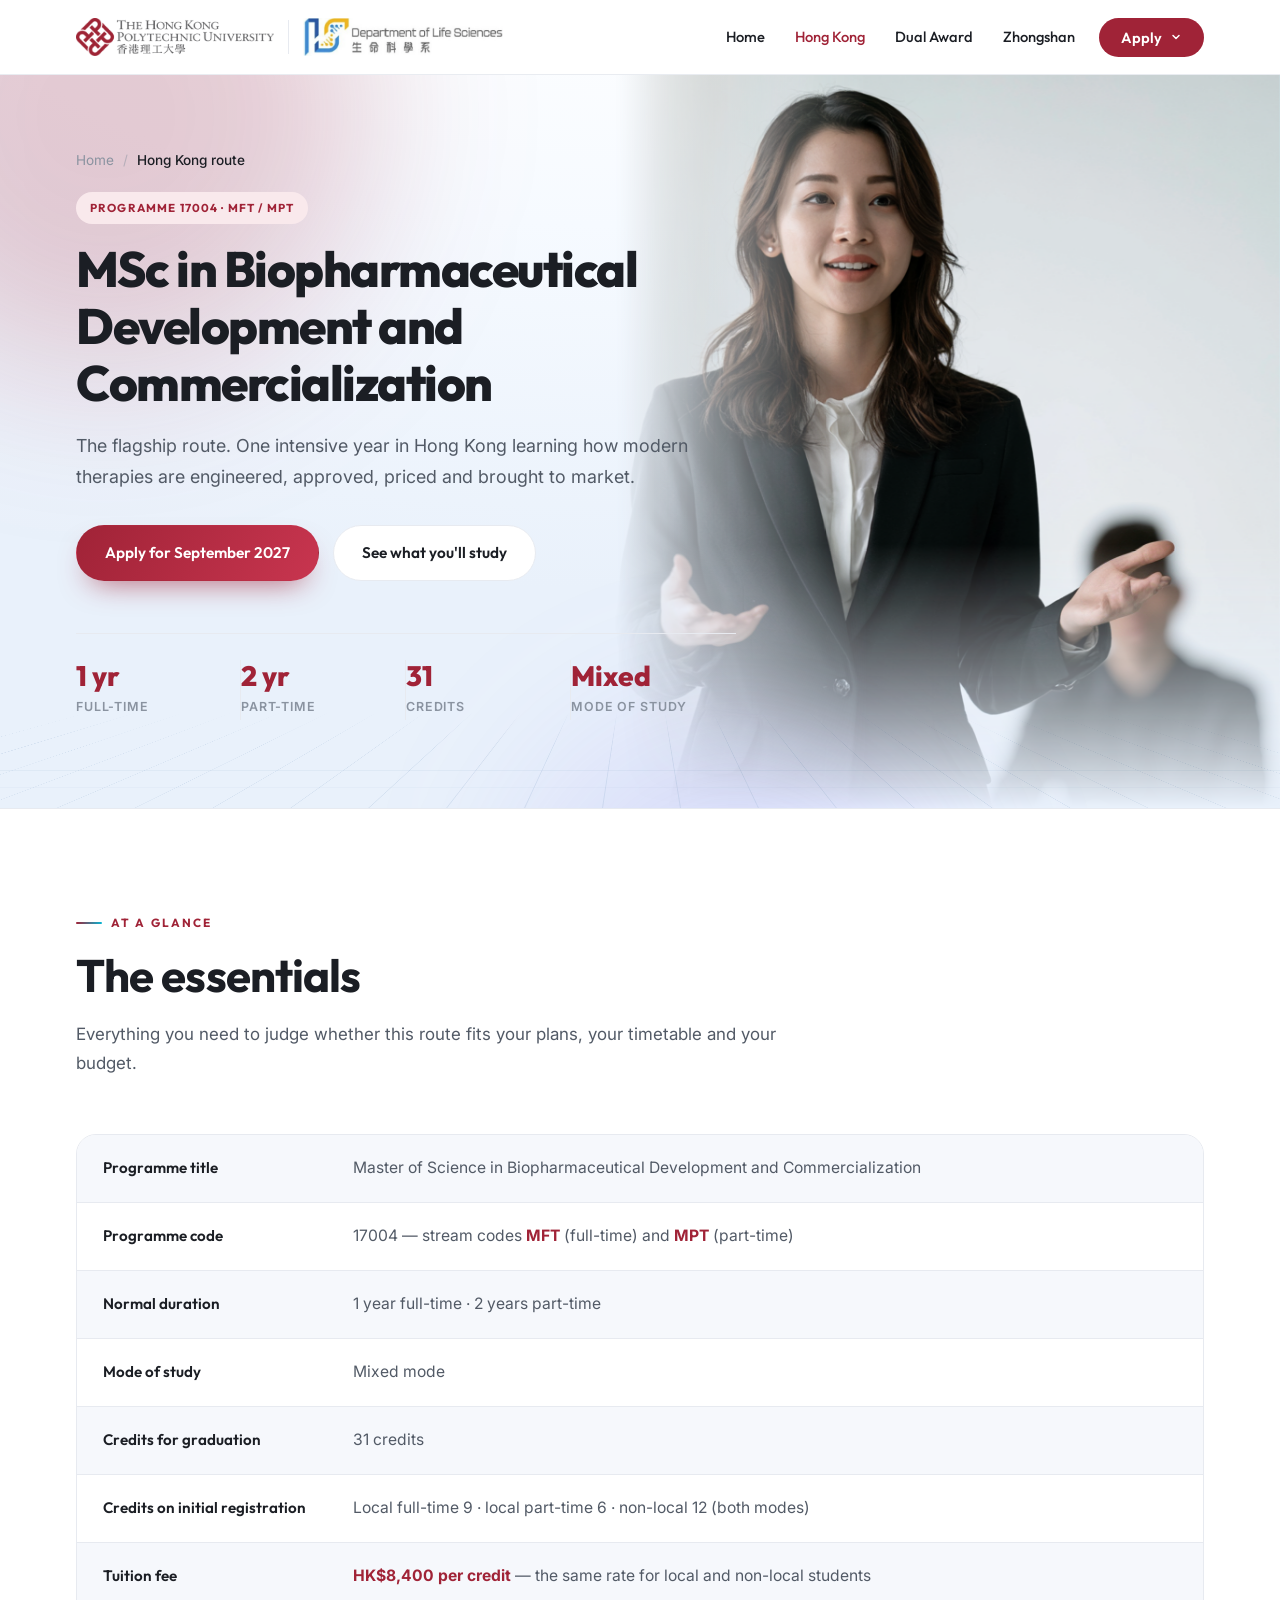
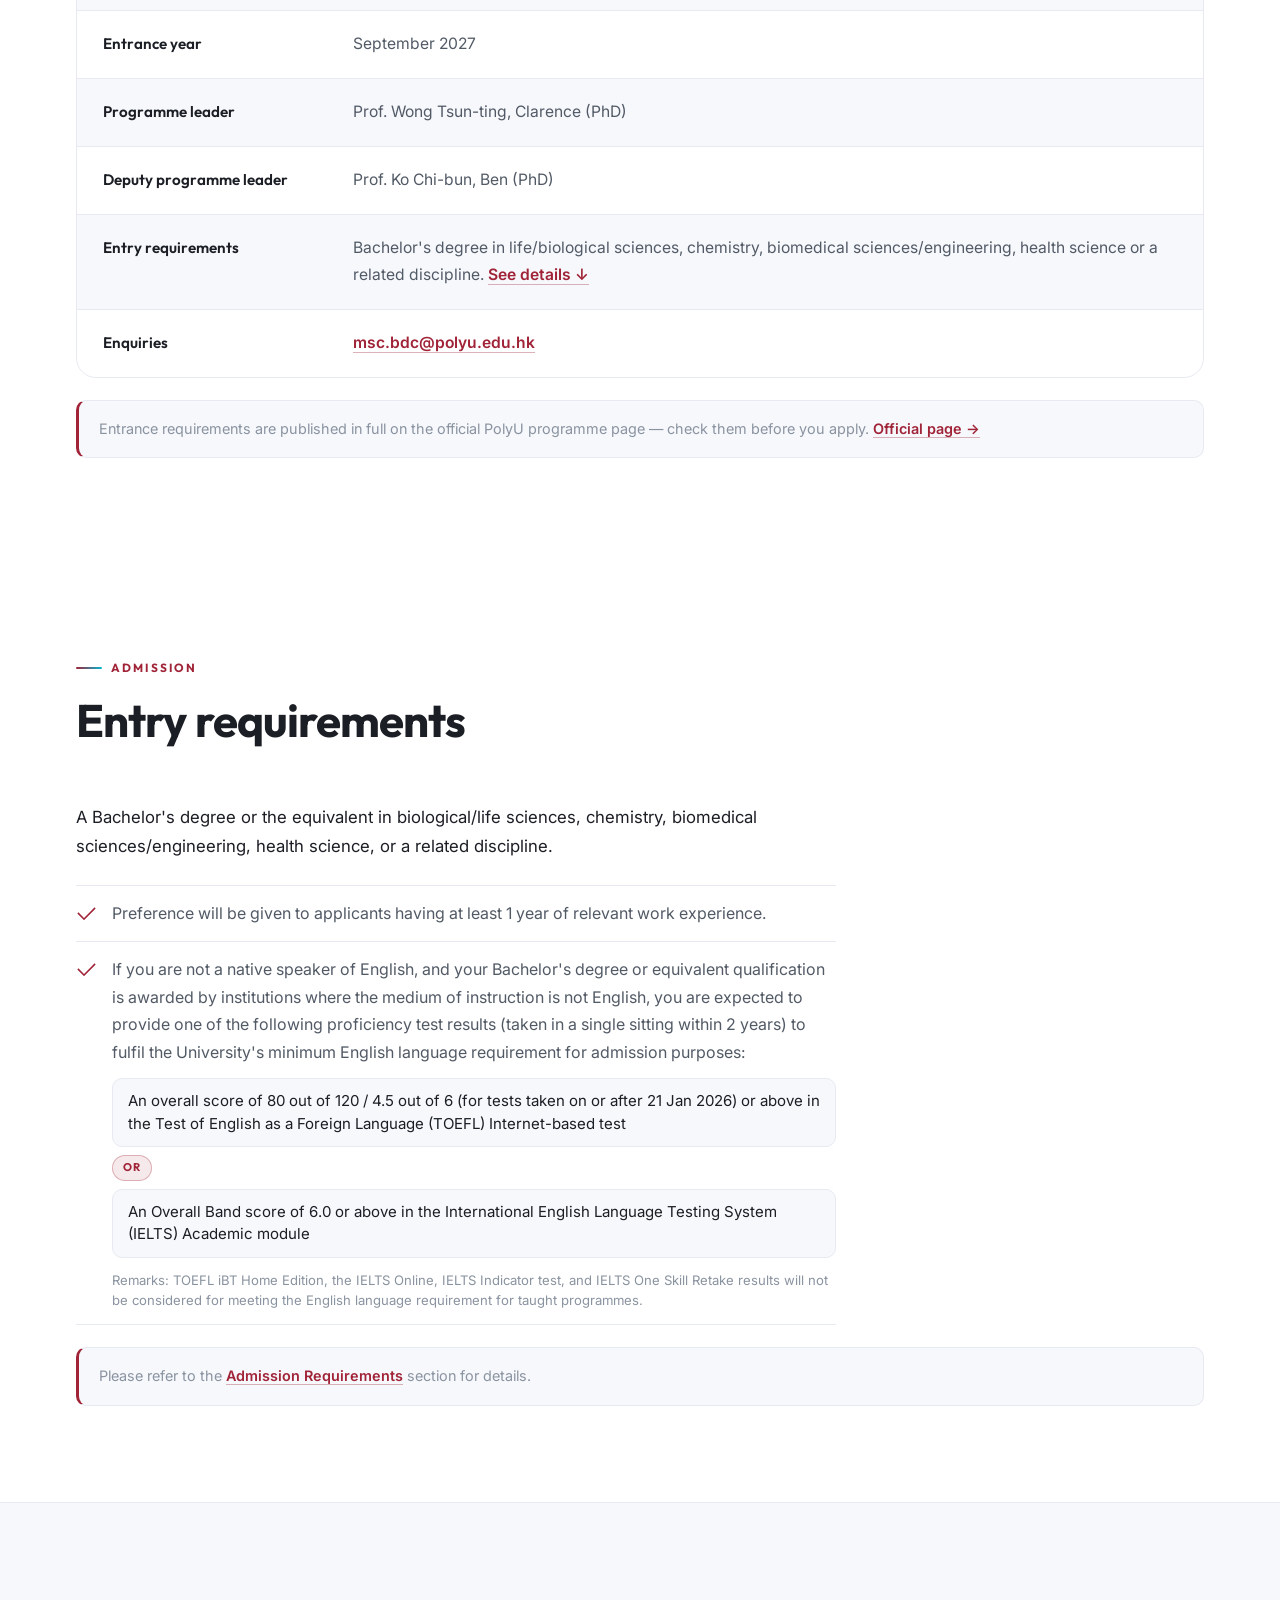
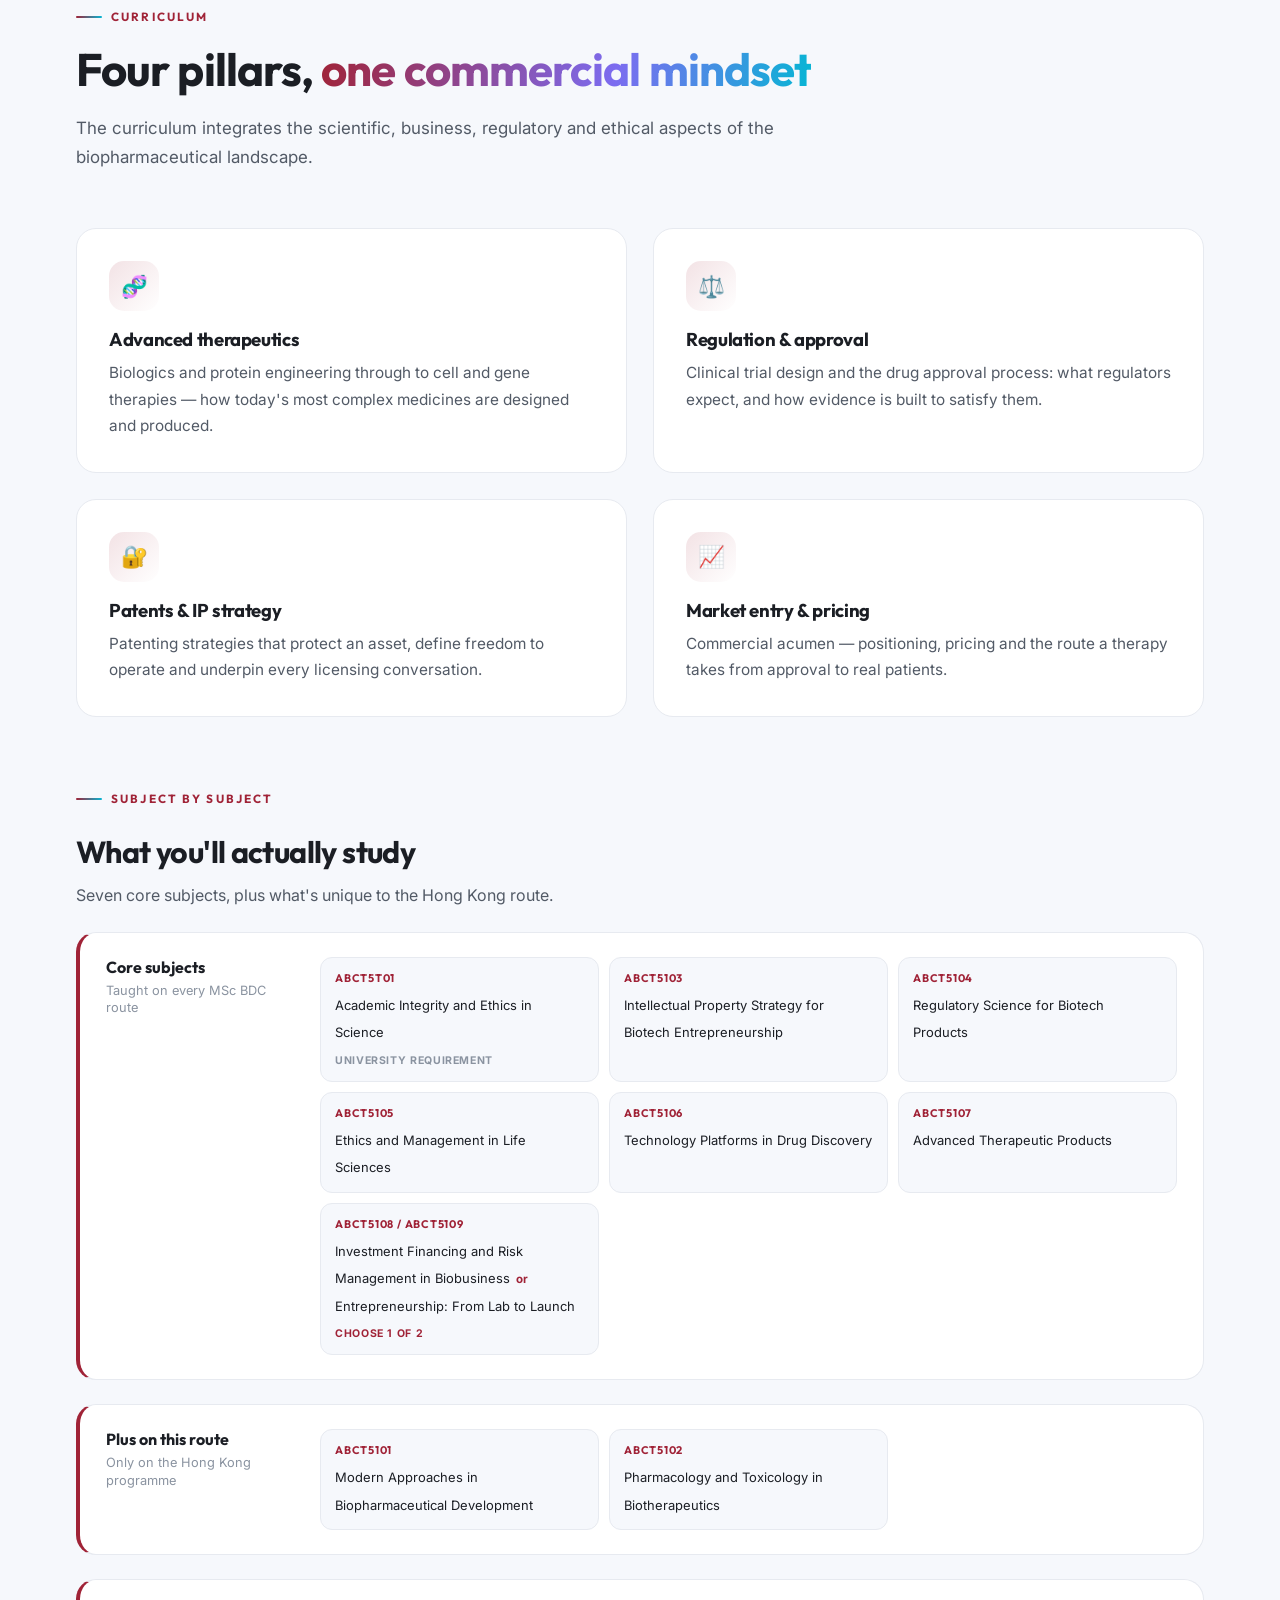
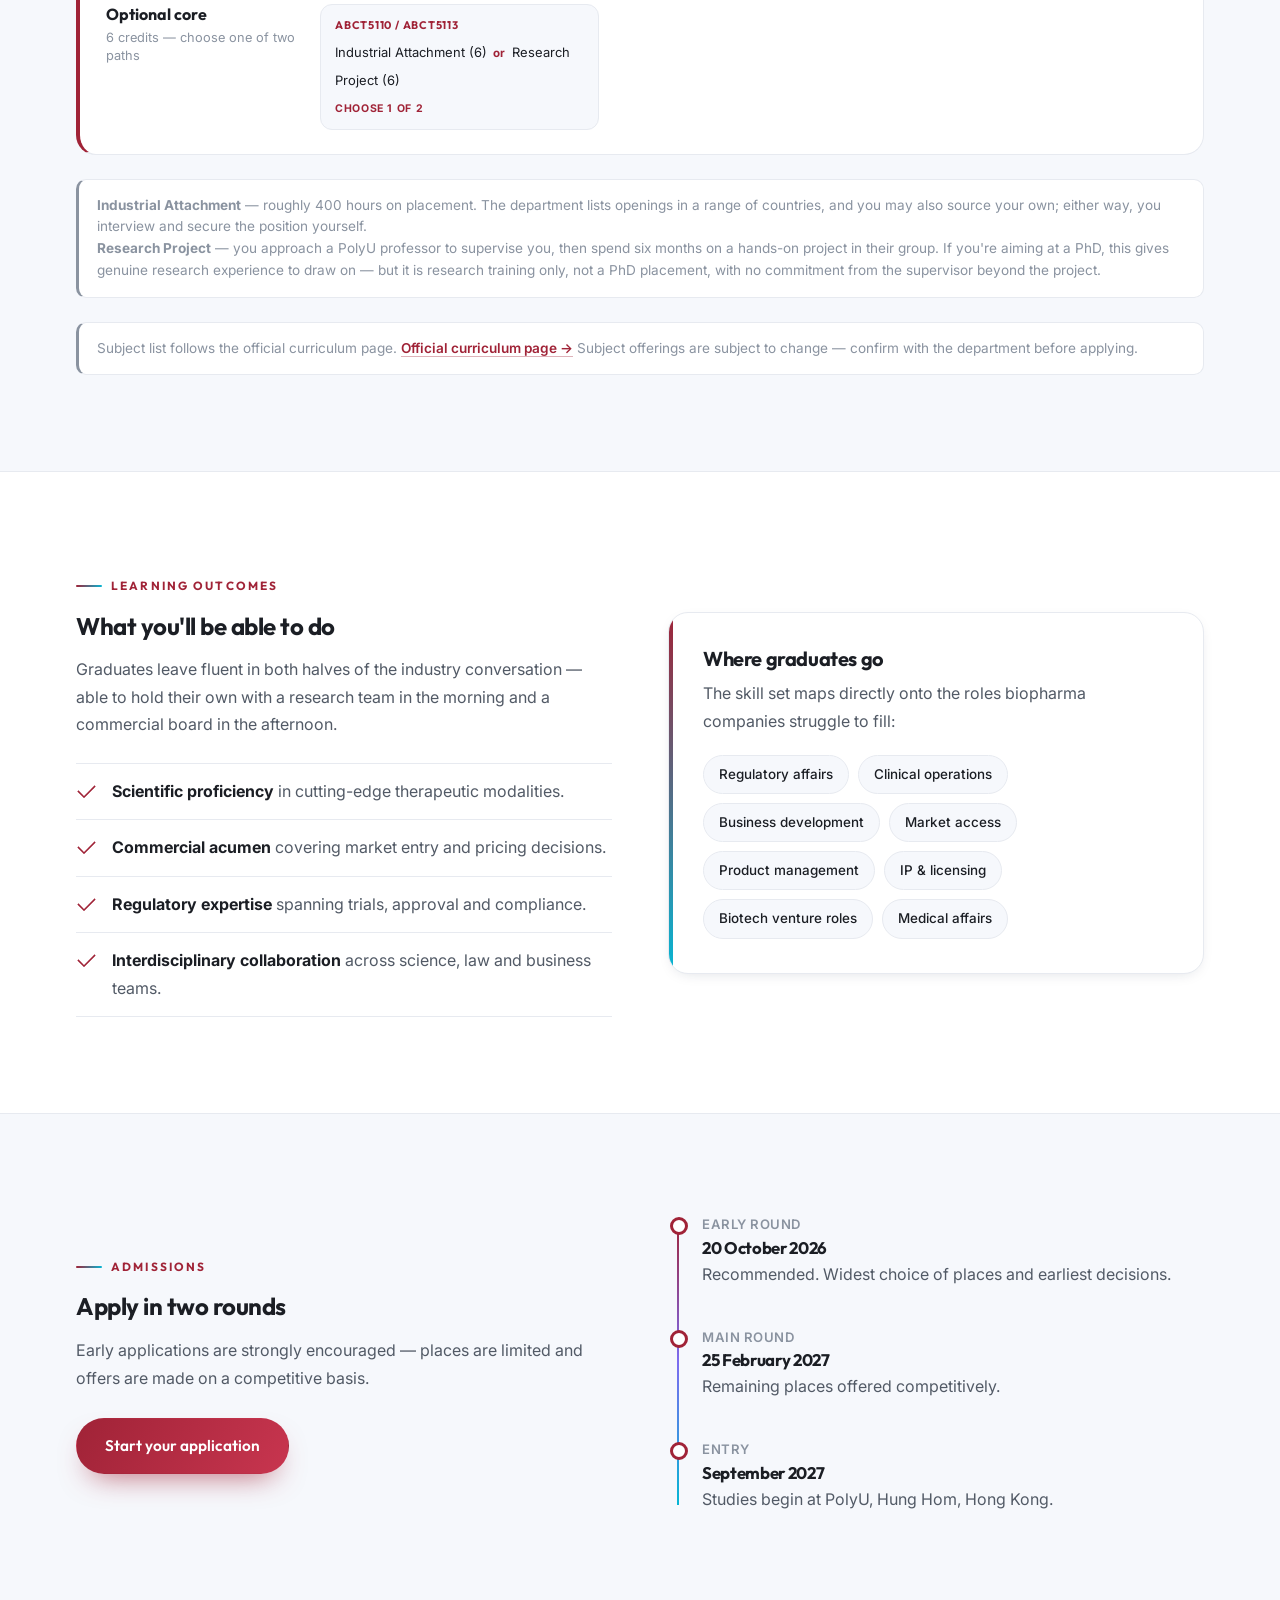
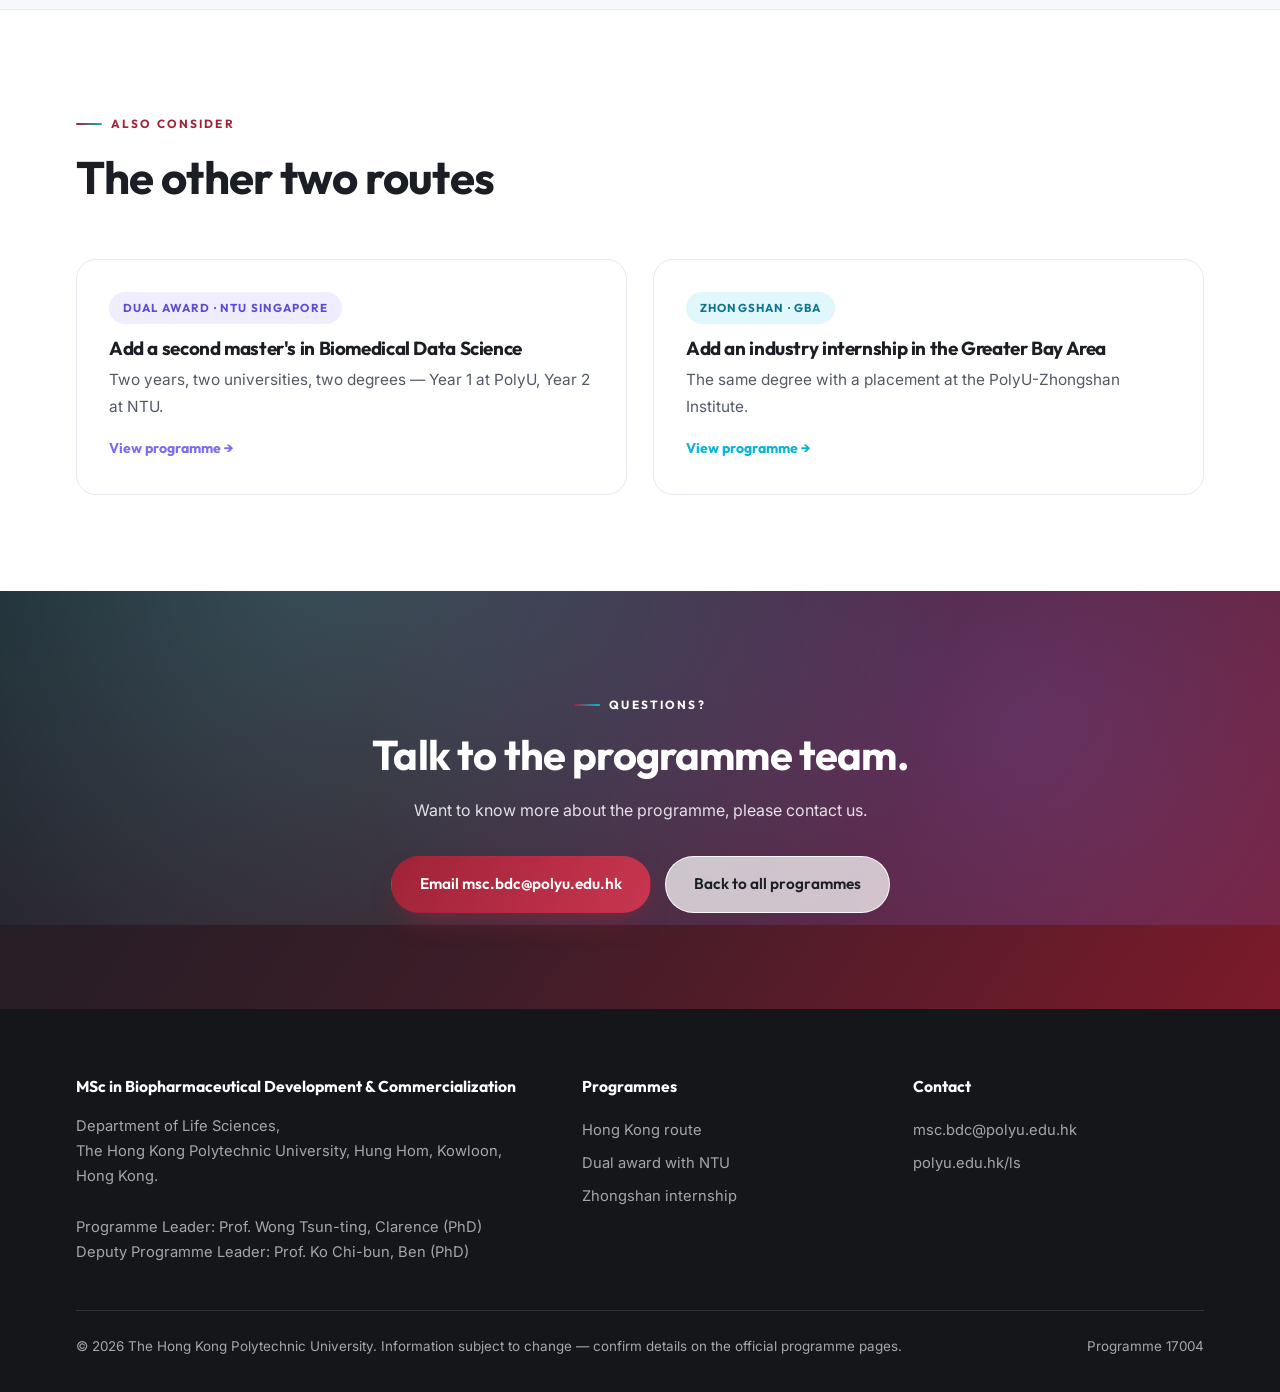
<file: programs/standard.html>
﻿<!DOCTYPE html>
<html lang="en">
<head>
<meta charset="UTF-8" />
<meta name="viewport" content="width=device-width, initial-scale=1.0" />
<title>MSc Biopharmaceutical Development &amp; Commercialization (17004) | PolyU</title>
<meta name="description" content="The flagship one-year MSc in Biopharmaceutical Development and Commercialization at PolyU — 31 credits, mixed mode, September 2027 entry." />
<link rel="stylesheet" href="../assets/theme.css" />
<link rel="stylesheet" href="../assets/program.css" />
<style>:root{--accent:#A02337;--accent-2:#C8354F;--accent-soft:#F9E9EC}</style>
</head>
<body>

<header class="nav">
  <div class="wrap nav-inner">
    <div class="brand">
      <a href="https://www.polyu.edu.hk/" target="_blank" rel="noopener"
         aria-label="The Hong Kong Polytechnic University homepage">
        <img class="logo" src="../assets/polyu-logo.png"
             alt="The Hong Kong Polytechnic University 香港理工大學"
             onerror="this.style.display='none';this.nextElementSibling.style.display='block'" />
        <span class="logo-fb" style="display:none">The Hong Kong<br>Polytechnic University</span>
      </a>
      <span class="rule-v"></span>
      <a class="ls-link" href="https://www.polyu.edu.hk/ls/" target="_blank" rel="noopener"
         aria-label="Department of Life Sciences homepage">
        <img class="logo-ls" src="../assets/LS.png" alt="Department of Life Sciences 生命科學系"
             onerror="this.style.display='none';this.nextElementSibling.style.display='block'" />
        <span class="logo-fb" style="display:none">Department of<br>Life Sciences</span>
      </a>
    </div>
    <button class="burger" aria-label="Toggle menu" aria-expanded="false"><span></span><span></span><span></span></button>
    <nav class="nav-links">
      <a href="../index.html">Home</a>
      <a href="standard.html" class="active">Hong Kong</a>
      <a href="dual-award.html">Dual Award</a>
      <a href="zhongshan.html">Zhongshan</a>
      <div class="apply-wrap">
        <button class="apply-btn" aria-haspopup="true" aria-expanded="false">Apply
          <svg class="caret" width="12" height="12" viewBox="0 0 24 24" fill="none" stroke="currentColor" stroke-width="3" stroke-linecap="round" stroke-linejoin="round"><path d="M6 9l6 6 6-6"/></svg>
        </button>
        <div class="apply-menu">
          <div class="hd">Choose a programme to apply for</div>
          <a href="https://www.polyu.edu.hk/study/pg/tpg/2027/17004-mft-mpt" target="_blank" rel="noopener" style="--ac:#A02337">
            <b>Hong Kong</b><span>The flagship one-year MSc, full-time or part-time.</span>
            <span class="code">17004 · MFT / MPT</span>
          </a>
          <a href="https://www.polyu.edu.hk/study/pg/tpg/2027/17004-mft-mpt" target="_blank" rel="noopener" style="--ac:#7C6CF0">
            <b>Dual Award with NTU Singapore</b><span>Applied for under 17004 — state your interest in the dual degree during application.</span>
            <span class="code">17004 · Dual degree stream</span>
          </a>
          <a href="https://www.polyu.edu.hk/study/pg/tpg/2027/17005" target="_blank" rel="noopener" style="--ac:#0891B2">
            <b>Zhongshan internship</b><span>Internship in the Greater Bay Area via the PolyU-Zhongshan Institute.</span>
            <span class="code">17005 · MFT</span>
          </a>
        </div>
      </div>
    </nav>
  </div>
</header>

<!-- ============ HERO ============ -->
<section class="phero has-photo">
  <div class="phero-bg" aria-hidden="true">
    <i class="orb o1"></i><i class="orb o2"></i><i class="orb o3"></i>
    <div class="pgrid"></div>
    <div class="phero-photo">
      <div class="phero-photo-inner par-photo"><img src="../assets/pitching.png" alt="" /></div>
    </div>
  </div>
  <div class="wrap phero-in">
    <nav class="crumb"><a href="../index.html">Home</a> <i>/</i> <span>Hong Kong route</span></nav>
    <span class="pill pill-red">Programme 17004 · MFT / MPT</span>
    <h1>MSc in Biopharmaceutical Development and Commercialization</h1>
    <p class="lead">The flagship route. One intensive year in Hong Kong learning how modern therapies are engineered, approved, priced and brought to market.</p>
    <div class="phero-btns">
      <a class="btn btn-red" href="https://www.polyu.edu.hk/study/pg/tpg/2027/17004-mft-mpt" target="_blank" rel="noopener">Apply for September 2027</a>
      <a class="btn btn-line" href="#curriculum">See what you'll study</a>
    </div>
    <div class="qfacts">
      <div><b>1 yr</b><span>Full-time</span></div>
      <div><b>2 yr</b><span>Part-time</span></div>
      <div><b>31</b><span>Credits</span></div>
      <div><b>Mixed</b><span>Mode of study</span></div>
    </div>
  </div>
</section>

<!-- ============ AT A GLANCE ============ -->
<section id="glance">
  <div class="wrap">
    <div class="sec-head rv">
      <span class="kicker">At a glance</span>
      <h2>The essentials</h2>
      <p>Everything you need to judge whether this route fits your plans, your timetable and your budget.</p>
    </div>
    <dl class="spec rv">
      <div class="row"><dt>Programme title</dt><dd>Master of Science in Biopharmaceutical Development and Commercialization</dd></div>
      <div class="row"><dt>Programme code</dt><dd>17004 — stream codes <strong>MFT</strong> (full-time) and <strong>MPT</strong> (part-time)</dd></div>
      <div class="row"><dt>Normal duration</dt><dd>1 year full-time · 2 years part-time</dd></div>
      <div class="row"><dt>Mode of study</dt><dd>Mixed mode</dd></div>
      <div class="row"><dt>Credits for graduation</dt><dd>31 credits</dd></div>
      <div class="row"><dt>Credits on initial registration</dt><dd>Local full-time 9 · local part-time 6 · non-local 12 (both modes)</dd></div>
      <div class="row"><dt>Tuition fee</dt><dd><strong>HK$8,400 per credit</strong> — the same rate for local and non-local students</dd></div>
      <div class="row"><dt>Entrance year</dt><dd>September 2027</dd></div>
      <div class="row"><dt>Programme leader</dt><dd>Prof. Wong Tsun-ting, Clarence (PhD)</dd></div>
      <div class="row"><dt>Deputy programme leader</dt><dd>Prof. Ko Chi-bun, Ben (PhD)</dd></div>
      <div class="row"><dt>Entry requirements</dt><dd>Bachelor's degree in life/biological sciences, chemistry, biomedical sciences/engineering, health science or a related discipline. <a class="lnk" href="#requirements">See details ↓</a></dd></div>
      <div class="row"><dt>Enquiries</dt><dd><a href="mailto:msc.bdc@polyu.edu.hk" class="lnk">msc.bdc@polyu.edu.hk</a></dd></div>
    </dl>
    <p class="note rv">Entrance requirements are published in full on the official PolyU programme page — check them before you apply.
      <a class="lnk" target="_blank" rel="noopener" href="https://www.polyu.edu.hk/ls/study/taught-postgraduate-programmes/master-of-science-in-biopharmaceutical-development-and-commercialization/">Official page →</a>
    </p>
  </div>
</section>

<!-- ============ ENTRY REQUIREMENTS ============ -->
<section id="requirements">
  <div class="wrap">
    <div class="sec-head rv">
      <span class="kicker">Admission</span>
      <h2>Entry requirements</h2>
    </div>
    <p class="rv" style="max-width:760px;font-size:1.05rem;color:var(--ink)">A Bachelor's degree or the equivalent in biological/life sciences, chemistry, biomedical sciences/engineering, health science, or a related discipline.</p>
    <ul class="ticks rv" style="max-width:760px">
      <li>Preference will be given to applicants having at least 1 year of relevant work experience.</li>
      <li>If you are not a native speaker of English, and your Bachelor's degree or equivalent qualification is awarded by institutions where the medium of instruction is not English, you are expected to provide one of the following proficiency test results (taken in a single sitting within 2 years) to fulfil the University's minimum English language requirement for admission purposes:
        <div class="cond-group">
          <div class="cond">An overall score of 80 out of 120 / 4.5 out of 6 (for tests taken on or after 21 Jan 2026) or above in the Test of English as a Foreign Language (TOEFL) Internet-based test</div>
          <span class="cond-or">OR</span>
          <div class="cond">An Overall Band score of 6.0 or above in the International English Language Testing System (IELTS) Academic module</div>
        </div>
        <p class="cond-remark">Remarks: TOEFL iBT Home Edition, the IELTS Online, IELTS Indicator test, and IELTS One Skill Retake results will not be considered for meeting the English language requirement for taught programmes.</p>
      </li>
    </ul>
    <p class="note rv">Please refer to the <a class="lnk" target="_blank" rel="noopener" href="https://www.polyu.edu.hk/study/pg/taught-postgraduate/admission-requirements-tpg">Admission Requirements</a> section for details.</p>
  </div>
</section>

<!-- ============ CURRICULUM ============ -->
<section id="curriculum" class="band">
  <div class="wrap">
    <div class="sec-head rv">
      <span class="kicker">Curriculum</span>
      <h2>Four pillars, <em>one commercial mindset</em></h2>
      <p>The curriculum integrates the scientific, business, regulatory and ethical aspects of the biopharmaceutical landscape.</p>
    </div>
    <div class="grid g2">
      <div class="card rv" data-d="1"><div class="ico">🧬</div><h3>Advanced therapeutics</h3><p>Biologics and protein engineering through to cell and gene therapies — how today's most complex medicines are designed and produced.</p></div>
      <div class="card rv" data-d="2"><div class="ico">⚖️</div><h3>Regulation &amp; approval</h3><p>Clinical trial design and the drug approval process: what regulators expect, and how evidence is built to satisfy them.</p></div>
      <div class="card rv" data-d="3"><div class="ico">🔐</div><h3>Patents &amp; IP strategy</h3><p>Patenting strategies that protect an asset, define freedom to operate and underpin every licensing conversation.</p></div>
      <div class="card rv" data-d="4"><div class="ico">📈</div><h3>Market entry &amp; pricing</h3><p>Commercial acumen — positioning, pricing and the route a therapy takes from approval to real patients.</p></div>
    </div>

    <div class="curr-head rv">
      <span class="kicker">Subject by subject</span>
      <h3>What you'll actually study</h3>
      <p>Seven core subjects, plus what's unique to the Hong Kong route.</p>
    </div>

    <div class="spine rv">
      <div class="spine-label">
        <b>Core subjects</b>
        <span>Taught on every MSc BDC route</span>
      </div>
      <div class="chips">
        <div class="chip"><b>ABCT5T01</b><span>Academic Integrity and Ethics in Science</span><i>University requirement</i></div>
        <div class="chip"><b>ABCT5103</b><span>Intellectual Property Strategy for Biotech Entrepreneurship</span></div>
        <div class="chip"><b>ABCT5104</b><span>Regulatory Science for Biotech Products</span></div>
        <div class="chip"><b>ABCT5105</b><span>Ethics and Management in Life Sciences</span></div>
        <div class="chip"><b>ABCT5106</b><span>Technology Platforms in Drug Discovery</span></div>
        <div class="chip"><b>ABCT5107</b><span>Advanced Therapeutic Products</span></div>
        <div class="chip">
          <b>ABCT5108 / ABCT5109</b>
          <span>Investment Financing and Risk Management in Biobusiness <em class="or">or</em> Entrepreneurship: From Lab to Launch</span>
          <i class="pick">Choose 1 of 2</i>
        </div>
      </div>
    </div>

    <div class="spine rv" data-d="1">
      <div class="spine-label">
        <b>Plus on this route</b>
        <span>Only on the Hong Kong programme</span>
      </div>
      <div class="chips">
        <div class="chip"><b>ABCT5101</b><span>Modern Approaches in Biopharmaceutical Development</span></div>
        <div class="chip"><b>ABCT5102</b><span>Pharmacology and Toxicology in Biotherapeutics</span></div>
      </div>
    </div>

    <div class="spine rv" data-d="2">
      <div class="spine-label">
        <b>Optional core</b>
        <span>6 credits — choose one of two paths</span>
      </div>
      <div class="chips">
        <div class="chip">
          <b>ABCT5110 / ABCT5113</b>
          <span>Industrial Attachment (6) <em class="or">or</em> Research Project (6)</span>
          <i class="pick">Choose 1 of 2</i>
        </div>
      </div>
    </div>

    <p class="src-note rv">
      <b>Industrial Attachment</b> — roughly 400 hours on placement. The department lists openings in a range of countries, and you may also source your own; either way, you interview and secure the position yourself.
      <br><b>Research Project</b> — you approach a PolyU professor to supervise you, then spend six months on a hands-on project in their group. If you're aiming at a PhD, this gives genuine research experience to draw on — but it is research training only, not a PhD placement, with no commitment from the supervisor beyond the project.
    </p>

    <p class="src-note rv">
      Subject list follows the official curriculum page.
      <a class="lnk" target="_blank" rel="noopener" href="https://www.polyu.edu.hk/ls/study/taught-postgraduate-programmes/master-of-science-in-biopharmaceutical-development-and-commercialization/curriculum/">Official curriculum page →</a>
      Subject offerings are subject to change — confirm with the department before applying.
    </p>
  </div>
</section>

<!-- ============ OUTCOMES ============ -->
<section id="outcomes">
  <div class="wrap two-col">
    <div class="rv">
      <span class="kicker">Learning outcomes</span>
      <h2>What you'll be able to do</h2>
      <p style="margin-top:16px">Graduates leave fluent in both halves of the industry conversation — able to hold their own with a research team in the morning and a commercial board in the afternoon.</p>
      <ul class="ticks">
        <li><b>Scientific proficiency</b> in cutting-edge therapeutic modalities.</li>
        <li><b>Commercial acumen</b> covering market entry and pricing decisions.</li>
        <li><b>Regulatory expertise</b> spanning trials, approval and compliance.</li>
        <li><b>Interdisciplinary collaboration</b> across science, law and business teams.</li>
      </ul>
    </div>
    <div class="rv" data-d="2">
      <div class="callout">
        <h3>Where graduates go</h3>
        <p>The skill set maps directly onto the roles biopharma companies struggle to fill:</p>
        <div class="tags">
          <span>Regulatory affairs</span><span>Clinical operations</span><span>Business development</span>
          <span>Market access</span><span>Product management</span><span>IP &amp; licensing</span>
          <span>Biotech venture roles</span><span>Medical affairs</span>
        </div>
      </div>
    </div>
  </div>
</section>

<!-- ============ DATES ============ -->
<section id="dates" class="band">
  <div class="wrap two-col">
    <div class="rv">
      <span class="kicker">Admissions</span>
      <h2>Apply in two rounds</h2>
      <p style="margin-top:16px">Early applications are strongly encouraged — places are limited and offers are made on a competitive basis.</p>
      <a class="btn btn-red" style="margin-top:26px" href="https://www.polyu.edu.hk/study/pg/tpg/2027/17004-mft-mpt" target="_blank" rel="noopener">Start your application</a>
    </div>
    <div class="rv" data-d="2">
      <div class="tl">
        <div class="item"><span>Early round</span><h4>20 October 2026</h4><p>Recommended. Widest choice of places and earliest decisions.</p></div>
        <div class="item"><span>Main round</span><h4>25 February 2027</h4><p>Remaining places offered competitively.</p></div>
        <div class="item"><span>Entry</span><h4>September 2027</h4><p>Studies begin at PolyU, Hung Hom, Hong Kong.</p></div>
      </div>
    </div>
  </div>
</section>

<!-- ============ OTHER ROUTES ============ -->
<section id="others">
  <div class="wrap">
    <div class="sec-head rv"><span class="kicker">Also consider</span><h2>The other two routes</h2></div>
    <div class="grid g2">
      <a class="card alt rv" data-d="1" href="dual-award.html" style="--c:#7C6CF0">
        <span class="pill pill-violet">Dual Award · NTU Singapore</span>
        <h3>Add a second master's in Biomedical Data Science</h3>
        <p>Two years, two universities, two degrees — Year 1 at PolyU, Year 2 at NTU.</p><span class="go">View programme →</span>
      </a>
      <a class="card alt rv" data-d="2" href="zhongshan.html" style="--c:#06B6D4">
        <span class="pill pill-cyan">Zhongshan · GBA</span>
        <h3>Add an industry internship in the Greater Bay Area</h3>
        <p>The same degree with a placement at the PolyU-Zhongshan Institute.</p><span class="go">View programme →</span>
      </a>
    </div>
  </div>
</section>

<section class="cta">
  <div class="wrap">
    <span class="kicker" style="color:#fff">Questions?</span>
    <h2>Talk to the programme team.</h2>
    <p>Want to know more about the programme, please contact us.</p>
    <div class="btns">
      <a class="btn btn-red" href="mailto:msc.bdc@polyu.edu.hk">Email msc.bdc@polyu.edu.hk</a>
      <a class="btn btn-glass" href="../index.html">Back to all programmes</a>
    </div>
  </div>
</section>

<footer>
  <div class="wrap">
    <div class="cols">
      <div><b>MSc in Biopharmaceutical Development &amp; Commercialization</b>
        Department of Life Sciences,<br>The Hong Kong Polytechnic University, Hung Hom, Kowloon, Hong Kong.<br><br>
        Programme Leader: Prof. Wong Tsun-ting, Clarence (PhD)<br>Deputy Programme Leader: Prof. Ko Chi-bun, Ben (PhD)</div>
      <div><b>Programmes</b>
        <a href="standard.html">Hong Kong route</a><a href="dual-award.html">Dual award with NTU</a><a href="zhongshan.html">Zhongshan internship</a></div>
      <div><b>Contact</b>
        <a href="mailto:msc.bdc@polyu.edu.hk">msc.bdc@polyu.edu.hk</a>
        <a href="https://www.polyu.edu.hk/ls/" target="_blank" rel="noopener">polyu.edu.hk/ls</a></div>
    </div>
    <div class="base"><span>© 2026 The Hong Kong Polytechnic University. Information subject to change — confirm details on the official programme pages.</span><span>Programme 17004</span></div>
  </div>
</footer>

<script src="../assets/app.js"></script>
</body>
</html>
</file>
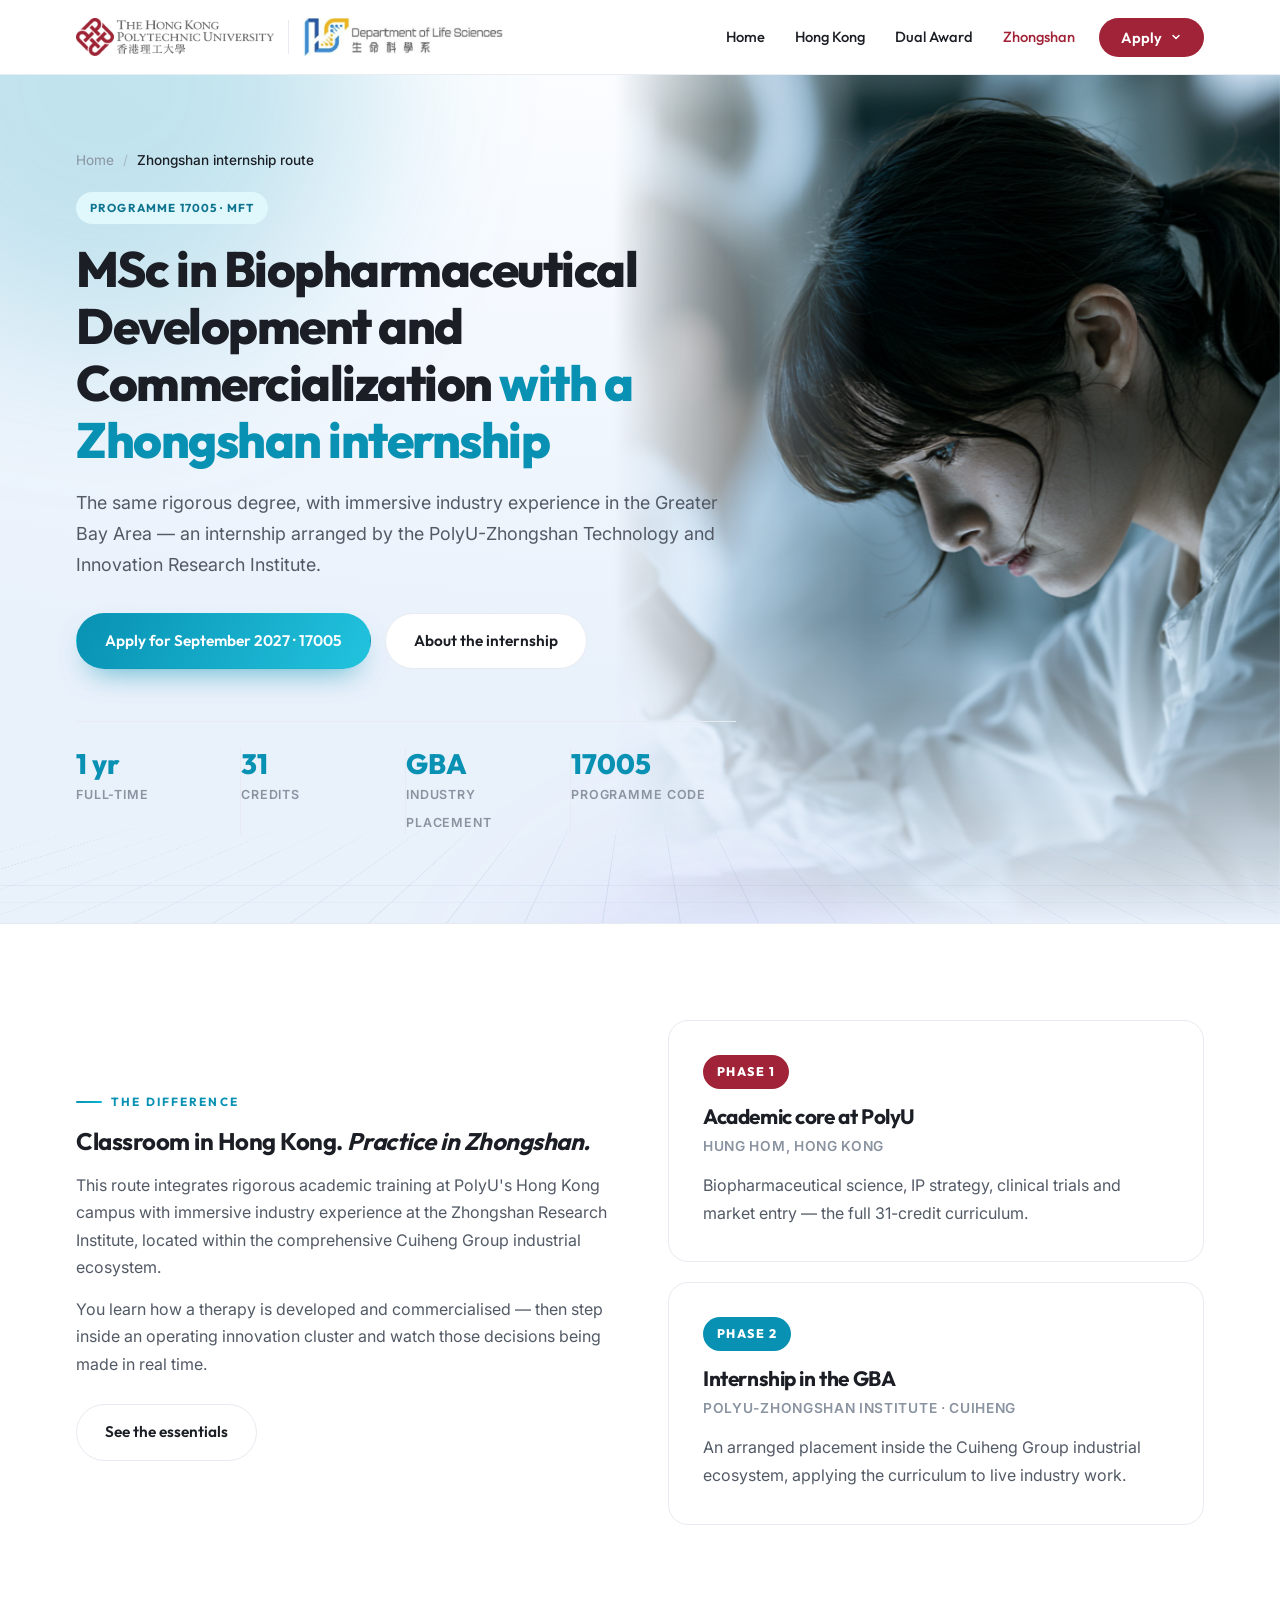
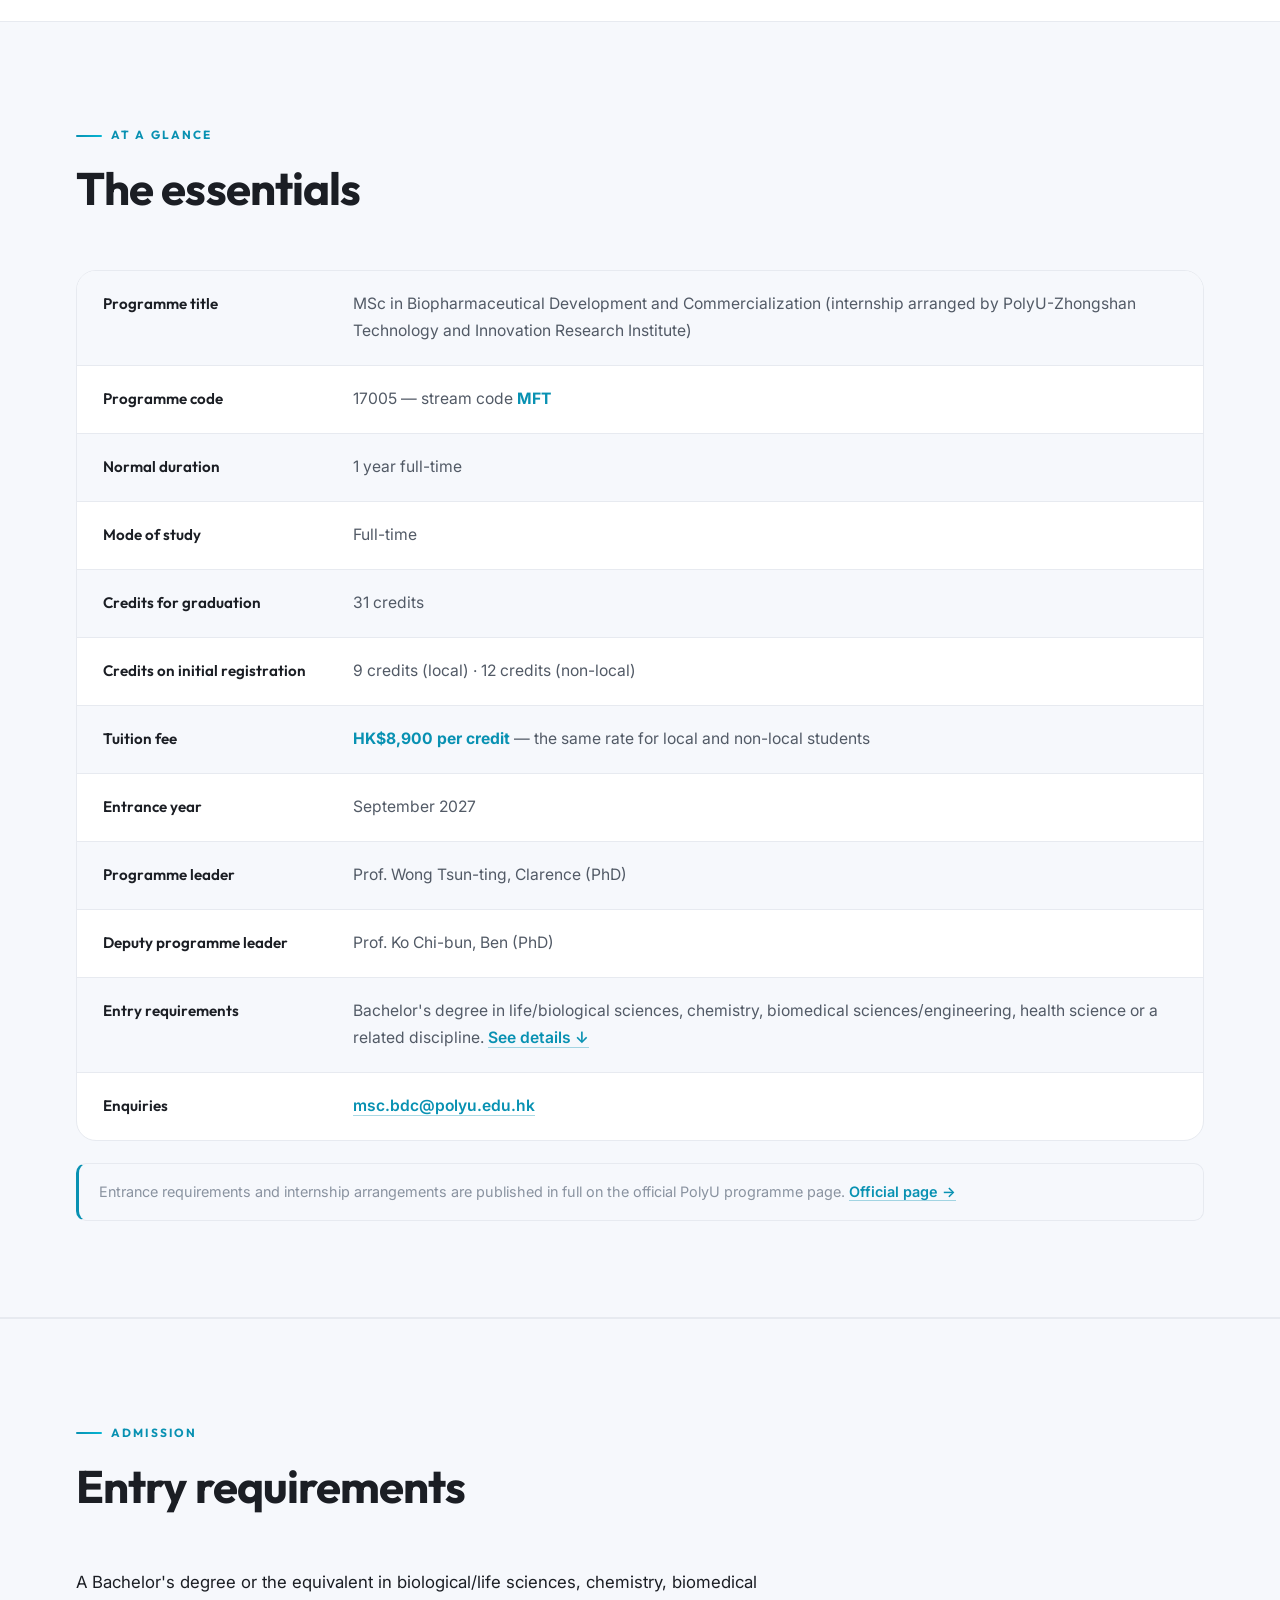
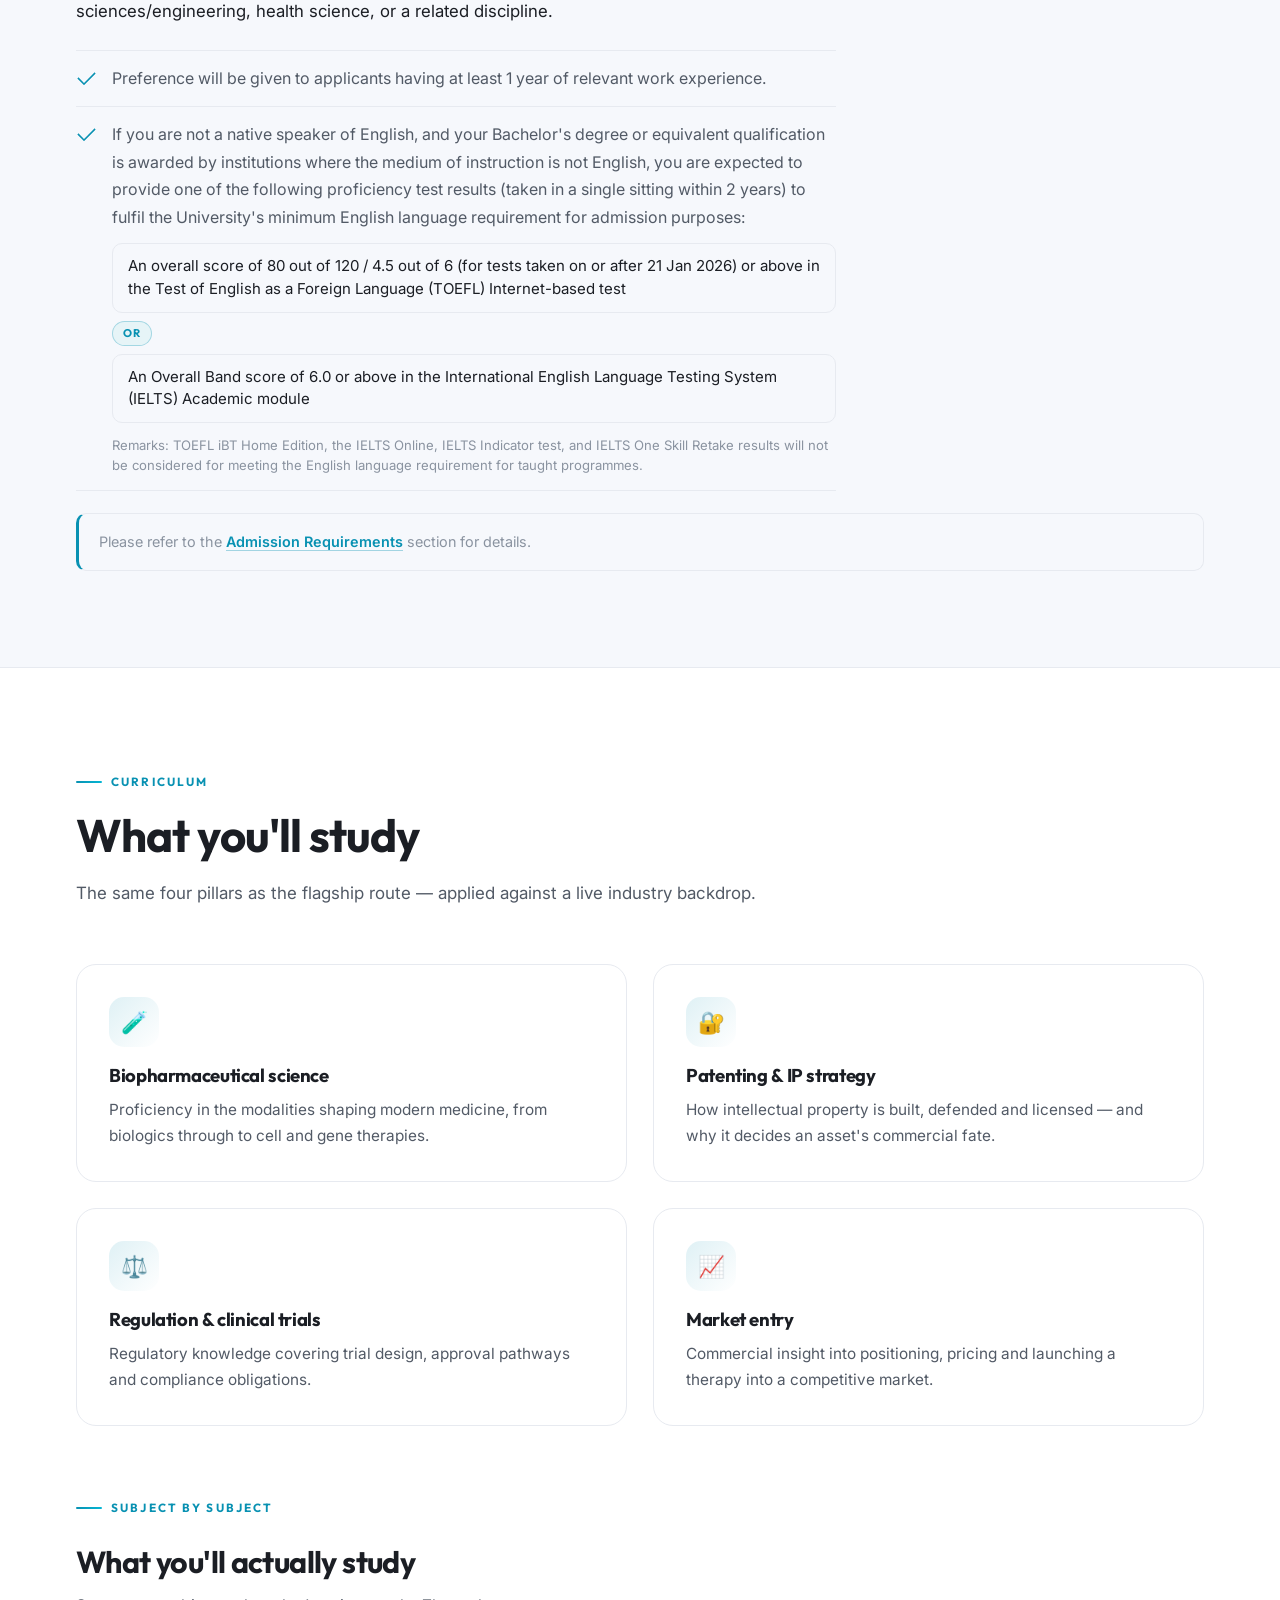
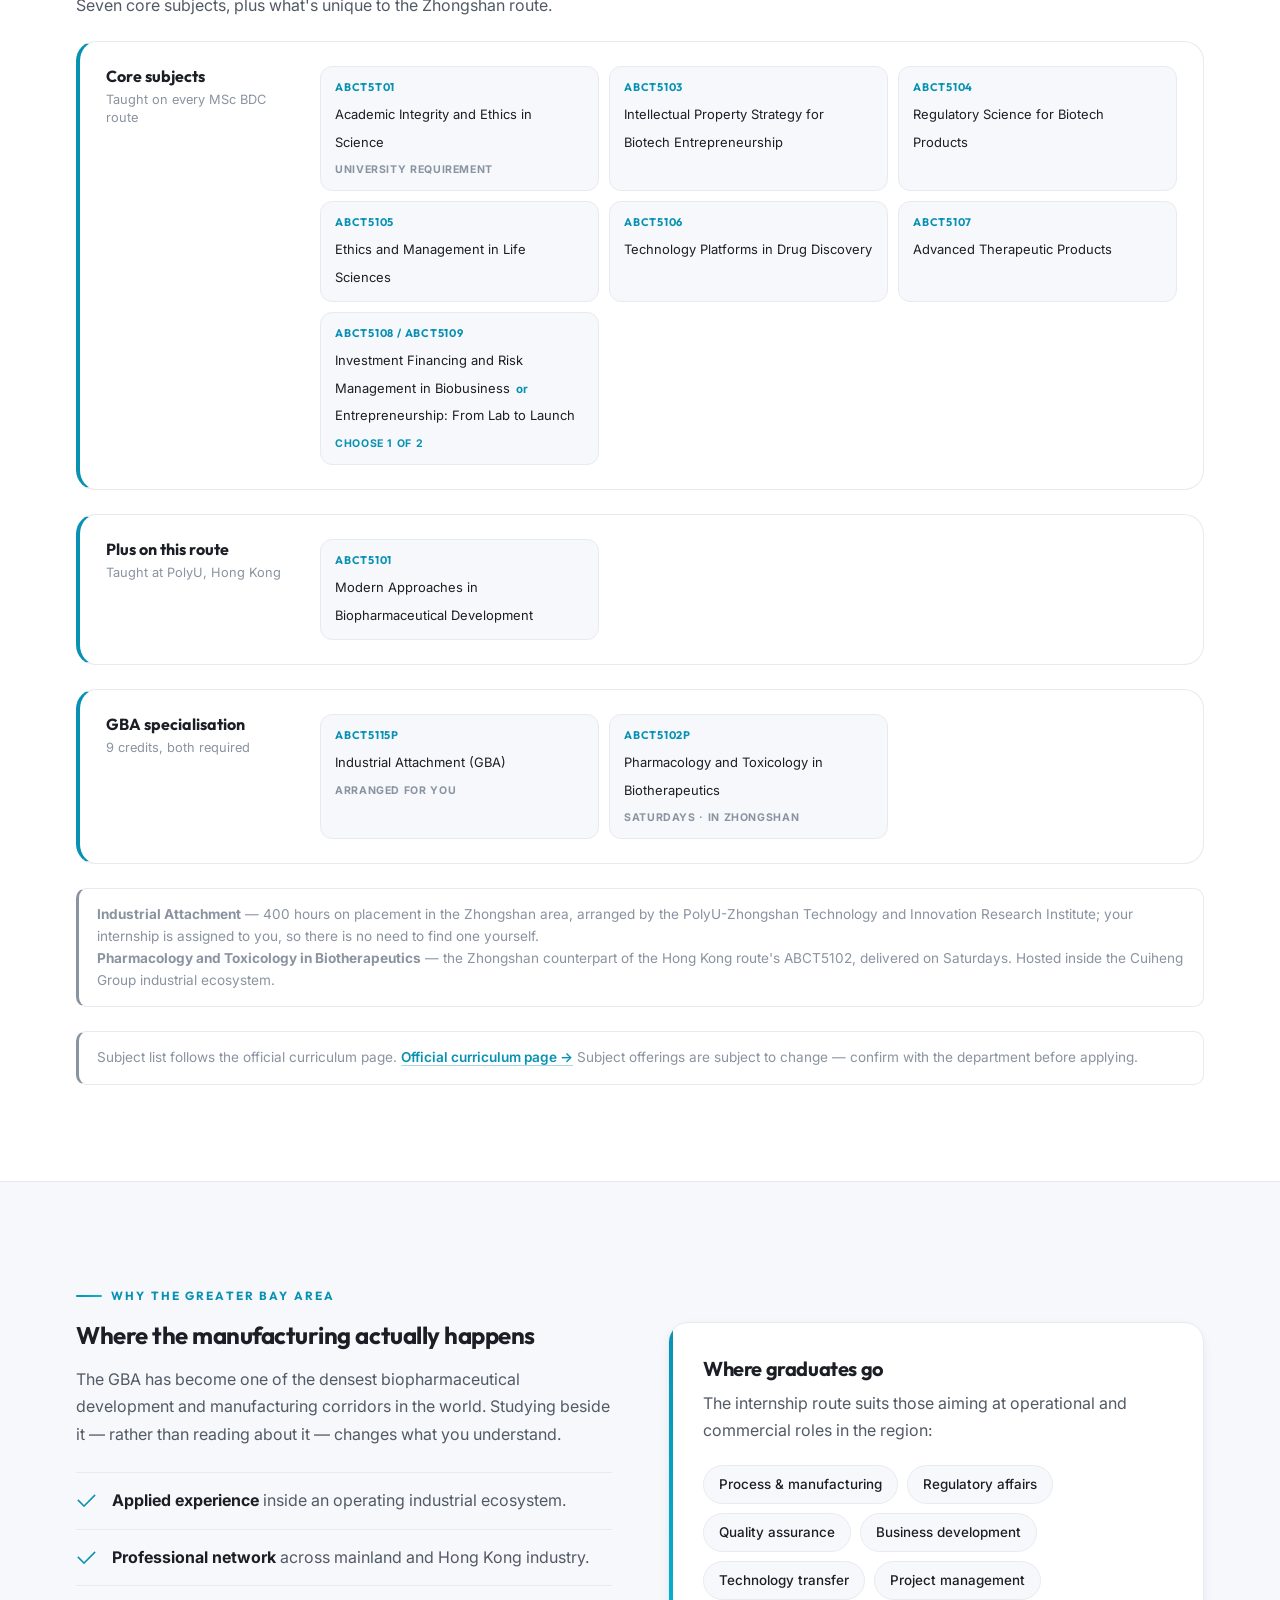
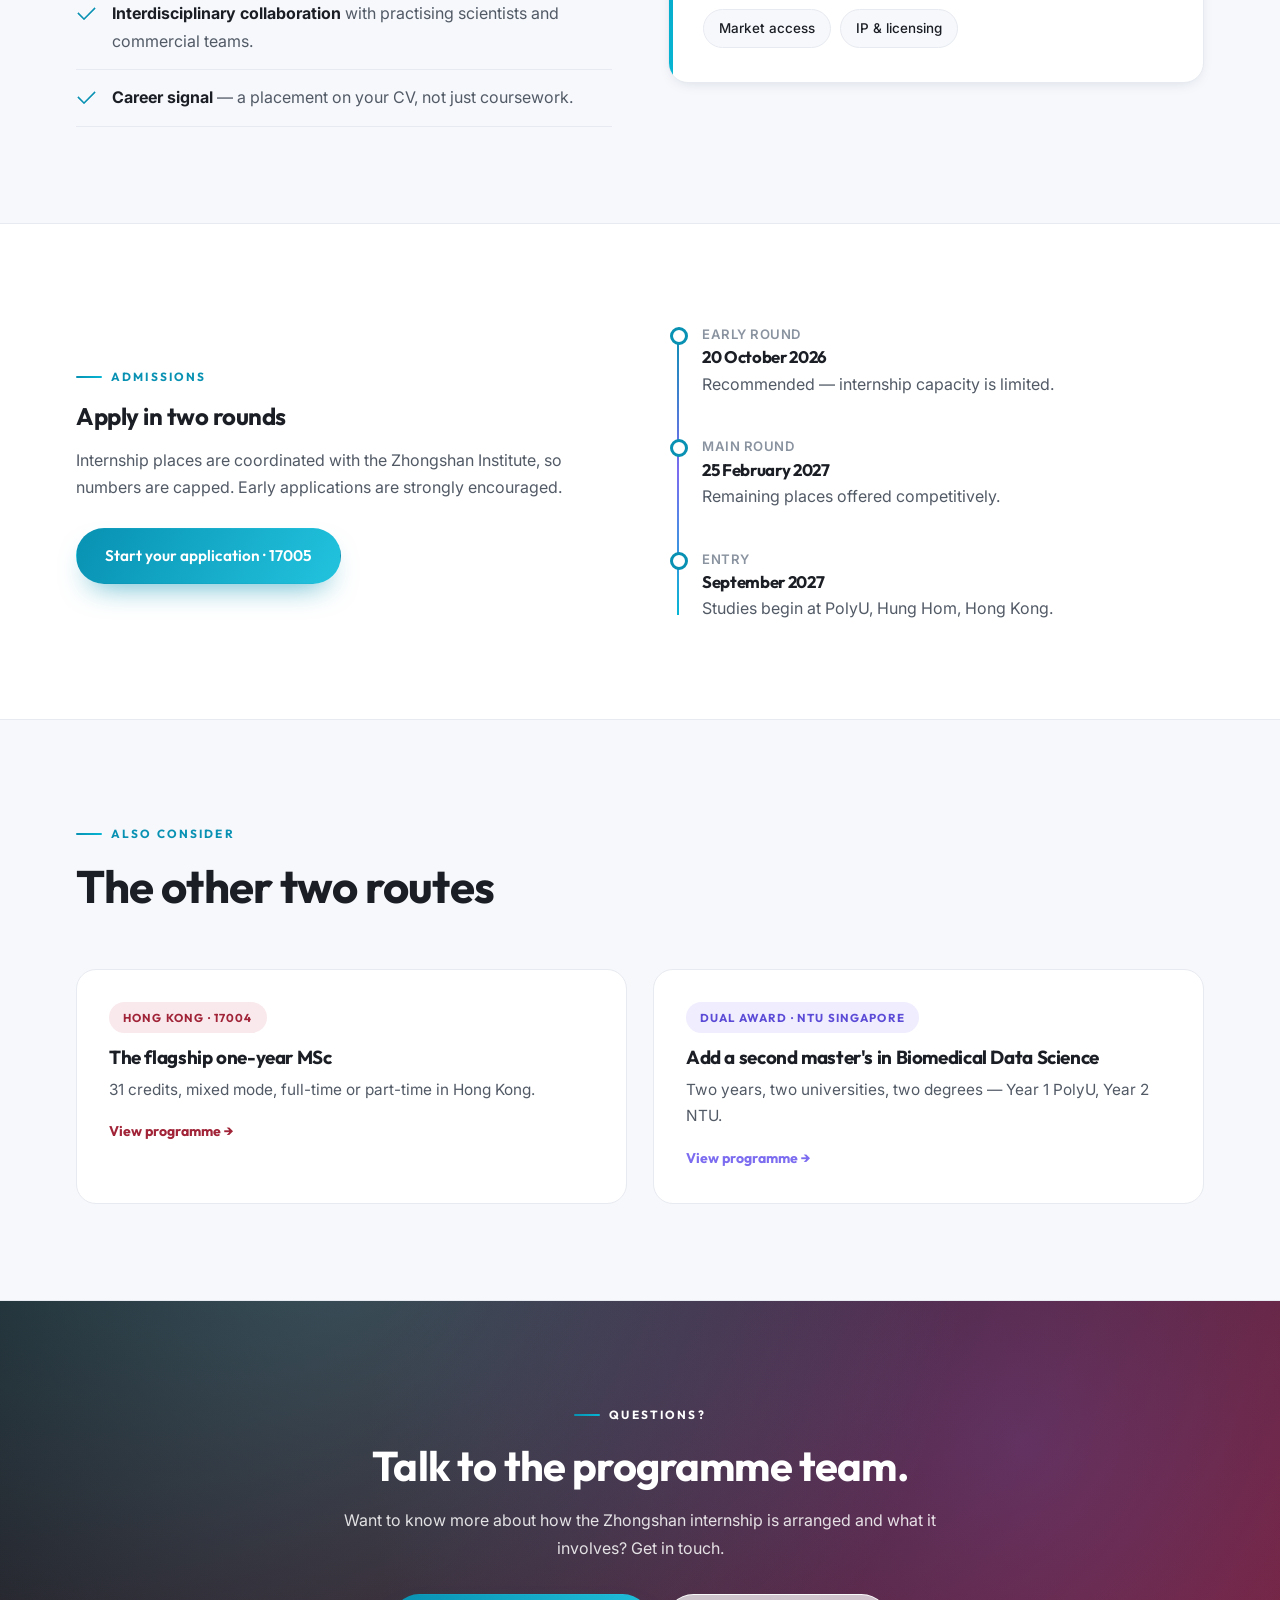
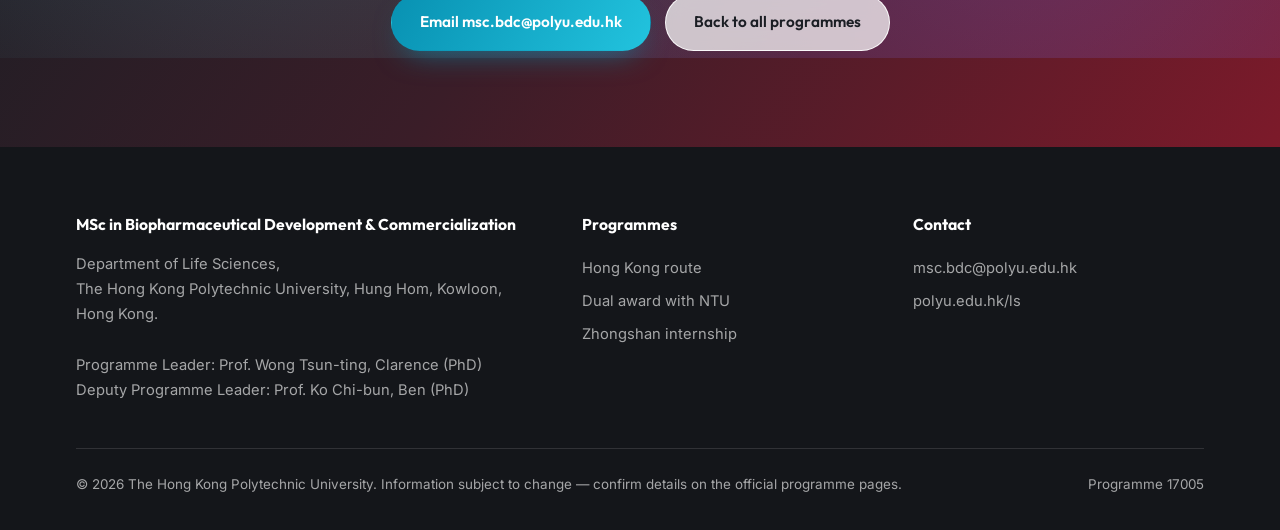
<file: programs/zhongshan.html>
﻿<!DOCTYPE html>
<html lang="en">
<head>
<meta charset="UTF-8" />
<meta name="viewport" content="width=device-width, initial-scale=1.0" />
<title>MSc BDC with Zhongshan Internship (17005) | PolyU</title>
<meta name="description" content="MSc in Biopharmaceutical Development and Commercialization with an internship arranged by the PolyU-Zhongshan Technology and Innovation Research Institute — 1 year, 31 credits." />
<link rel="stylesheet" href="../assets/theme.css" />
<link rel="stylesheet" href="../assets/program.css" />
<style>:root{--accent:#0891B2;--accent-2:#22C3DE;--accent-soft:#E0F7FB}</style>
</head>
<body>

<header class="nav">
  <div class="wrap nav-inner">
    <div class="brand">
      <a href="https://www.polyu.edu.hk/" target="_blank" rel="noopener"
         aria-label="The Hong Kong Polytechnic University homepage">
        <img class="logo" src="../assets/polyu-logo.png"
             alt="The Hong Kong Polytechnic University 香港理工大學"
             onerror="this.style.display='none';this.nextElementSibling.style.display='block'" />
        <span class="logo-fb" style="display:none">The Hong Kong<br>Polytechnic University</span>
      </a>
      <span class="rule-v"></span>
      <a class="ls-link" href="https://www.polyu.edu.hk/ls/" target="_blank" rel="noopener"
         aria-label="Department of Life Sciences homepage">
        <img class="logo-ls" src="../assets/LS.png" alt="Department of Life Sciences 生命科學系"
             onerror="this.style.display='none';this.nextElementSibling.style.display='block'" />
        <span class="logo-fb" style="display:none">Department of<br>Life Sciences</span>
      </a>
    </div>
    <button class="burger" aria-label="Toggle menu" aria-expanded="false"><span></span><span></span><span></span></button>
    <nav class="nav-links">
      <a href="../index.html">Home</a>
      <a href="standard.html">Hong Kong</a>
      <a href="dual-award.html">Dual Award</a>
      <a href="zhongshan.html" class="active">Zhongshan</a>
      <div class="apply-wrap">
        <button class="apply-btn" aria-haspopup="true" aria-expanded="false">Apply
          <svg class="caret" width="12" height="12" viewBox="0 0 24 24" fill="none" stroke="currentColor" stroke-width="3" stroke-linecap="round" stroke-linejoin="round"><path d="M6 9l6 6 6-6"/></svg>
        </button>
        <div class="apply-menu">
          <div class="hd">Choose a programme to apply for</div>
          <a href="https://www.polyu.edu.hk/study/pg/tpg/2027/17004-mft-mpt" target="_blank" rel="noopener" style="--ac:#A02337">
            <b>Hong Kong</b><span>The flagship one-year MSc, full-time or part-time.</span>
            <span class="code">17004 · MFT / MPT</span>
          </a>
          <a href="https://www.polyu.edu.hk/study/pg/tpg/2027/17004-mft-mpt" target="_blank" rel="noopener" style="--ac:#7C6CF0">
            <b>Dual Award with NTU Singapore</b><span>Applied for under 17004 — state your interest in the dual degree during application.</span>
            <span class="code">17004 · Dual degree stream</span>
          </a>
          <a href="https://www.polyu.edu.hk/study/pg/tpg/2027/17005" target="_blank" rel="noopener" style="--ac:#0891B2">
            <b>Zhongshan internship</b><span>Internship in the Greater Bay Area via the PolyU-Zhongshan Institute.</span>
            <span class="code">17005 · MFT</span>
          </a>
        </div>
      </div>
    </nav>
  </div>
</header>

<!-- ============ HERO ============ -->
<section class="phero has-photo">
  <div class="phero-bg" aria-hidden="true">
    <i class="orb o1"></i><i class="orb o2"></i><i class="orb o3"></i>
    <div class="pgrid"></div>
    <div class="phero-photo">
      <div class="phero-photo-inner par-photo"><img src="../assets/lab.png" alt="" style="object-position:68% 28%" /></div>
    </div>
  </div>
  <div class="wrap phero-in">
    <nav class="crumb"><a href="../index.html">Home</a> <i>/</i> <span>Zhongshan internship route</span></nav>
    <span class="pill pill-cyan">Programme 17005 · MFT</span>
    <h1>MSc in Biopharmaceutical Development and Commercialization <span style="color:var(--accent)">with a Zhongshan internship</span></h1>
    <p class="lead">The same rigorous degree, with immersive industry experience in the Greater Bay Area — an internship arranged by the PolyU-Zhongshan Technology and Innovation Research Institute.</p>
    <div class="phero-btns">
      <a class="btn btn-red" href="https://www.polyu.edu.hk/study/pg/tpg/2027/17005" target="_blank" rel="noopener">Apply for September 2027 · 17005</a>
      <a class="btn btn-line" href="#internship">About the internship</a>
    </div>
    <div class="qfacts">
      <div><b>1 yr</b><span>Full-time</span></div>
      <div><b>31</b><span>Credits</span></div>
      <div><b>GBA</b><span>Industry placement</span></div>
      <div><b>17005</b><span>Programme code</span></div>
    </div>
  </div>
</section>

<!-- ============ INTERNSHIP ============ -->
<section id="internship">
  <div class="wrap two-col">
    <div class="rv">
      <span class="kicker">The difference</span>
      <h2>Classroom in Hong Kong. <em>Practice in Zhongshan.</em></h2>
      <p style="margin-top:16px">This route integrates rigorous academic training at PolyU's Hong Kong campus with immersive industry experience at the Zhongshan Research Institute, located within the comprehensive Cuiheng Group industrial ecosystem.</p>
      <p style="margin-top:14px">You learn how a therapy is developed and commercialised — then step inside an operating innovation cluster and watch those decisions being made in real time.</p>
      <a class="btn btn-line" style="margin-top:26px" href="#glance">See the essentials</a>
    </div>
    <div class="rv" data-d="2">
      <div class="split" style="grid-template-columns:1fr;gap:20px">
        <div class="half" style="--c:#A02337">
          <span class="yr">Phase 1</span>
          <h3>Academic core at PolyU</h3>
          <div class="where">Hung Hom, Hong Kong</div>
          <p>Biopharmaceutical science, IP strategy, clinical trials and market entry — the full 31-credit curriculum.</p>
        </div>
        <div class="half" style="--c:#0891B2">
          <span class="yr">Phase 2</span>
          <h3>Internship in the GBA</h3>
          <div class="where">PolyU-Zhongshan Institute · Cuiheng</div>
          <p>An arranged placement inside the Cuiheng Group industrial ecosystem, applying the curriculum to live industry work.</p>
        </div>
      </div>
    </div>
  </div>
</section>

<!-- ============ AT A GLANCE ============ -->
<section id="glance" class="band">
  <div class="wrap">
    <div class="sec-head rv">
      <span class="kicker">At a glance</span>
      <h2>The essentials</h2>
    </div>
    <dl class="spec rv">
      <div class="row"><dt>Programme title</dt><dd>MSc in Biopharmaceutical Development and Commercialization (internship arranged by PolyU-Zhongshan Technology and Innovation Research Institute)</dd></div>
      <div class="row"><dt>Programme code</dt><dd>17005 — stream code <strong>MFT</strong></dd></div>
      <div class="row"><dt>Normal duration</dt><dd>1 year full-time</dd></div>
      <div class="row"><dt>Mode of study</dt><dd>Full-time</dd></div>
      <div class="row"><dt>Credits for graduation</dt><dd>31 credits</dd></div>
      <div class="row"><dt>Credits on initial registration</dt><dd>9 credits (local) · 12 credits (non-local)</dd></div>
      <div class="row"><dt>Tuition fee</dt><dd><strong>HK$8,900 per credit</strong> — the same rate for local and non-local students</dd></div>
      <div class="row"><dt>Entrance year</dt><dd>September 2027</dd></div>
      <div class="row"><dt>Programme leader</dt><dd>Prof. Wong Tsun-ting, Clarence (PhD)</dd></div>
      <div class="row"><dt>Deputy programme leader</dt><dd>Prof. Ko Chi-bun, Ben (PhD)</dd></div>
      <div class="row"><dt>Entry requirements</dt><dd>Bachelor's degree in life/biological sciences, chemistry, biomedical sciences/engineering, health science or a related discipline. <a class="lnk" href="#requirements">See details ↓</a></dd></div>
      <div class="row"><dt>Enquiries</dt><dd><a href="mailto:msc.bdc@polyu.edu.hk" class="lnk">msc.bdc@polyu.edu.hk</a></dd></div>
    </dl>
    <p class="note rv">Entrance requirements and internship arrangements are published in full on the official PolyU programme page.
      <a class="lnk" target="_blank" rel="noopener" href="https://www.polyu.edu.hk/ls/study/taught-postgraduate-programmes/master-of-science-in-biopharmaceutical-development-and-commercialization-zhongshan/">Official page →</a>
    </p>
  </div>
</section>

<!-- ============ ENTRY REQUIREMENTS ============ -->
<section id="requirements" class="band">
  <div class="wrap">
    <div class="sec-head rv">
      <span class="kicker">Admission</span>
      <h2>Entry requirements</h2>
    </div>
    <p class="rv" style="max-width:760px;font-size:1.05rem;color:var(--ink)">A Bachelor's degree or the equivalent in biological/life sciences, chemistry, biomedical sciences/engineering, health science, or a related discipline.</p>
    <ul class="ticks rv" style="max-width:760px">
      <li>Preference will be given to applicants having at least 1 year of relevant work experience.</li>
      <li>If you are not a native speaker of English, and your Bachelor's degree or equivalent qualification is awarded by institutions where the medium of instruction is not English, you are expected to provide one of the following proficiency test results (taken in a single sitting within 2 years) to fulfil the University's minimum English language requirement for admission purposes:
        <div class="cond-group">
          <div class="cond">An overall score of 80 out of 120 / 4.5 out of 6 (for tests taken on or after 21 Jan 2026) or above in the Test of English as a Foreign Language (TOEFL) Internet-based test</div>
          <span class="cond-or">OR</span>
          <div class="cond">An Overall Band score of 6.0 or above in the International English Language Testing System (IELTS) Academic module</div>
        </div>
        <p class="cond-remark">Remarks: TOEFL iBT Home Edition, the IELTS Online, IELTS Indicator test, and IELTS One Skill Retake results will not be considered for meeting the English language requirement for taught programmes.</p>
      </li>
    </ul>
    <p class="note rv">Please refer to the <a class="lnk" target="_blank" rel="noopener" href="https://www.polyu.edu.hk/study/pg/taught-postgraduate/admission-requirements-tpg">Admission Requirements</a> section for details.</p>
  </div>
</section>

<!-- ============ CURRICULUM ============ -->
<section id="curriculum">
  <div class="wrap">
    <div class="sec-head rv">
      <span class="kicker">Curriculum</span>
      <h2>What you'll study</h2>
      <p>The same four pillars as the flagship route — applied against a live industry backdrop.</p>
    </div>
    <div class="grid g2">
      <div class="card rv" data-d="1"><div class="ico">🧪</div><h3>Biopharmaceutical science</h3><p>Proficiency in the modalities shaping modern medicine, from biologics through to cell and gene therapies.</p></div>
      <div class="card rv" data-d="2"><div class="ico">🔐</div><h3>Patenting &amp; IP strategy</h3><p>How intellectual property is built, defended and licensed — and why it decides an asset's commercial fate.</p></div>
      <div class="card rv" data-d="3"><div class="ico">⚖️</div><h3>Regulation &amp; clinical trials</h3><p>Regulatory knowledge covering trial design, approval pathways and compliance obligations.</p></div>
      <div class="card rv" data-d="4"><div class="ico">📈</div><h3>Market entry</h3><p>Commercial insight into positioning, pricing and launching a therapy into a competitive market.</p></div>
    </div>

    <div class="curr-head rv">
      <span class="kicker">Subject by subject</span>
      <h3>What you'll actually study</h3>
      <p>Seven core subjects, plus what's unique to the Zhongshan route.</p>
    </div>

    <div class="spine rv">
      <div class="spine-label">
        <b>Core subjects</b>
        <span>Taught on every MSc BDC route</span>
      </div>
      <div class="chips">
        <div class="chip"><b>ABCT5T01</b><span>Academic Integrity and Ethics in Science</span><i>University requirement</i></div>
        <div class="chip"><b>ABCT5103</b><span>Intellectual Property Strategy for Biotech Entrepreneurship</span></div>
        <div class="chip"><b>ABCT5104</b><span>Regulatory Science for Biotech Products</span></div>
        <div class="chip"><b>ABCT5105</b><span>Ethics and Management in Life Sciences</span></div>
        <div class="chip"><b>ABCT5106</b><span>Technology Platforms in Drug Discovery</span></div>
        <div class="chip"><b>ABCT5107</b><span>Advanced Therapeutic Products</span></div>
        <div class="chip">
          <b>ABCT5108 / ABCT5109</b>
          <span>Investment Financing and Risk Management in Biobusiness <em class="or">or</em> Entrepreneurship: From Lab to Launch</span>
          <i class="pick">Choose 1 of 2</i>
        </div>
      </div>
    </div>

    <div class="spine rv" data-d="1">
      <div class="spine-label">
        <b>Plus on this route</b>
        <span>Taught at PolyU, Hong Kong</span>
      </div>
      <div class="chips">
        <div class="chip"><b>ABCT5101</b><span>Modern Approaches in Biopharmaceutical Development</span></div>
      </div>
    </div>

    <div class="spine rv" data-d="2">
      <div class="spine-label">
        <b>GBA specialisation</b>
        <span>9 credits, both required</span>
      </div>
      <div class="chips">
        <div class="chip"><b>ABCT5115P</b><span>Industrial Attachment (GBA)</span><i>Arranged for you</i></div>
        <div class="chip"><b>ABCT5102P</b><span>Pharmacology and Toxicology in Biotherapeutics</span><i>Saturdays · in Zhongshan</i></div>
      </div>
    </div>

    <p class="src-note rv">
      <b>Industrial Attachment</b> — 400 hours on placement in the Zhongshan area, arranged by the PolyU-Zhongshan Technology and Innovation Research Institute; your internship is assigned to you, so there is no need to find one yourself.
      <br><b>Pharmacology and Toxicology in Biotherapeutics</b> — the Zhongshan counterpart of the Hong Kong route's ABCT5102, delivered on Saturdays.
      Hosted inside the Cuiheng Group industrial ecosystem.
    </p>

    <p class="src-note rv">
      Subject list follows the official curriculum page.
      <a class="lnk" target="_blank" rel="noopener" href="https://www.polyu.edu.hk/ls/study/taught-postgraduate-programmes/master-of-science-in-biopharmaceutical-development-and-commercialization-zhongshan/curriculum/">Official curriculum page →</a>
      Subject offerings are subject to change — confirm with the department before applying.
    </p>
  </div>
</section>

<!-- ============ WHY GBA ============ -->
<section id="why" class="band">
  <div class="wrap two-col">
    <div class="rv">
      <span class="kicker">Why the Greater Bay Area</span>
      <h2>Where the manufacturing actually happens</h2>
      <p style="margin-top:16px">The GBA has become one of the densest biopharmaceutical development and manufacturing corridors in the world. Studying beside it — rather than reading about it — changes what you understand.</p>
      <ul class="ticks">
        <li><b>Applied experience</b> inside an operating industrial ecosystem.</li>
        <li><b>Professional network</b> across mainland and Hong Kong industry.</li>
        <li><b>Interdisciplinary collaboration</b> with practising scientists and commercial teams.</li>
        <li><b>Career signal</b> — a placement on your CV, not just coursework.</li>
      </ul>
    </div>
    <div class="rv" data-d="2">
      <div class="callout">
        <h3>Where graduates go</h3>
        <p>The internship route suits those aiming at operational and commercial roles in the region:</p>
        <div class="tags">
          <span>Process &amp; manufacturing</span><span>Regulatory affairs</span><span>Quality assurance</span>
          <span>Business development</span><span>Technology transfer</span><span>Project management</span>
          <span>Market access</span><span>IP &amp; licensing</span>
        </div>
      </div>
    </div>
  </div>
</section>

<!-- ============ DATES ============ -->
<section id="dates">
  <div class="wrap two-col">
    <div class="rv">
      <span class="kicker">Admissions</span>
      <h2>Apply in two rounds</h2>
      <p style="margin-top:16px">Internship places are coordinated with the Zhongshan Institute, so numbers are capped. Early applications are strongly encouraged.</p>
      <a class="btn btn-red" style="margin-top:26px" href="https://www.polyu.edu.hk/study/pg/tpg/2027/17005" target="_blank" rel="noopener">Start your application · 17005</a>
    </div>
    <div class="rv" data-d="2">
      <div class="tl">
        <div class="item"><span>Early round</span><h4>20 October 2026</h4><p>Recommended — internship capacity is limited.</p></div>
        <div class="item"><span>Main round</span><h4>25 February 2027</h4><p>Remaining places offered competitively.</p></div>
        <div class="item"><span>Entry</span><h4>September 2027</h4><p>Studies begin at PolyU, Hung Hom, Hong Kong.</p></div>
      </div>
    </div>
  </div>
</section>

<!-- ============ OTHER ROUTES ============ -->
<section id="others" class="band">
  <div class="wrap">
    <div class="sec-head rv"><span class="kicker">Also consider</span><h2>The other two routes</h2></div>
    <div class="grid g2">
      <a class="card alt rv" data-d="1" href="standard.html" style="--c:#A02337">
        <span class="pill pill-red">Hong Kong · 17004</span>
        <h3>The flagship one-year MSc</h3>
        <p>31 credits, mixed mode, full-time or part-time in Hong Kong.</p><span class="go">View programme →</span>
      </a>
      <a class="card alt rv" data-d="2" href="dual-award.html" style="--c:#7C6CF0">
        <span class="pill pill-violet">Dual Award · NTU Singapore</span>
        <h3>Add a second master's in Biomedical Data Science</h3>
        <p>Two years, two universities, two degrees — Year 1 PolyU, Year 2 NTU.</p><span class="go">View programme →</span>
      </a>
    </div>
  </div>
</section>

<section class="cta">
  <div class="wrap">
    <span class="kicker" style="color:#fff">Questions?</span>
    <h2>Talk to the programme team.</h2>
    <p>Want to know more about how the Zhongshan internship is arranged and what it involves? Get in touch.</p>
    <div class="btns">
      <a class="btn btn-red" href="mailto:msc.bdc@polyu.edu.hk">Email msc.bdc@polyu.edu.hk</a>
      <a class="btn btn-glass" href="../index.html">Back to all programmes</a>
    </div>
  </div>
</section>

<footer>
  <div class="wrap">
    <div class="cols">
      <div><b>MSc in Biopharmaceutical Development &amp; Commercialization</b>
        Department of Life Sciences,<br>The Hong Kong Polytechnic University, Hung Hom, Kowloon, Hong Kong.<br><br>
        Programme Leader: Prof. Wong Tsun-ting, Clarence (PhD)<br>Deputy Programme Leader: Prof. Ko Chi-bun, Ben (PhD)</div>
      <div><b>Programmes</b>
        <a href="standard.html">Hong Kong route</a><a href="dual-award.html">Dual award with NTU</a><a href="zhongshan.html">Zhongshan internship</a></div>
      <div><b>Contact</b>
        <a href="mailto:msc.bdc@polyu.edu.hk">msc.bdc@polyu.edu.hk</a>
        <a href="https://www.polyu.edu.hk/ls/" target="_blank" rel="noopener">polyu.edu.hk/ls</a></div>
    </div>
    <div class="base"><span>© 2026 The Hong Kong Polytechnic University. Information subject to change — confirm details on the official programme pages.</span><span>Programme 17005</span></div>
  </div>
</footer>

<script src="../assets/app.js"></script>
</body>
</html>
</file>
<file: assets/theme.css>
/* ============================================================
   MSc BDC — shared bright / futuristic theme
   ============================================================ */
@import url('https://fonts.googleapis.com/css2?family=Outfit:wght@300;400;500;600;700;800&family=Inter:wght@300;400;500;600&display=swap');

:root{
  --red:#A02337;
  --red-dark:#7C1A2A;
  --red-soft:#F9E9EC;
  --cyan:#06B6D4;
  --cyan-light:#67E8F9;
  --violet:#7C6CF0;
  --mint:#2DD4BF;

  --ink:#1B1E24;
  --body:#525A66;
  --muted:#8A93A0;
  --line:#E7EAF0;
  --bg:#FFFFFF;
  --bg-soft:#F6F8FC;
  --bg-tint:#EEF4FB;

  --maxw:1180px;
  --radius:20px;
  --shadow-sm:0 4px 16px -8px rgba(20,30,60,.22);
  --shadow:0 24px 60px -32px rgba(20,30,60,.42);
  --shadow-lg:0 40px 90px -40px rgba(20,30,60,.5);

  --head:'Outfit',"Segoe UI",Roboto,'Microsoft JhengHei',sans-serif;
  --text:'Inter',"Segoe UI",Roboto,'Microsoft JhengHei',sans-serif;
}

*{box-sizing:border-box;margin:0;padding:0}
html{scroll-behavior:smooth;scroll-padding-top:92px}
body{
  font-family:var(--text);color:var(--body);background:var(--bg);
  line-height:1.72;-webkit-font-smoothing:antialiased;overflow-x:hidden;
}
a{color:inherit;text-decoration:none}
img,svg{display:block;max-width:100%}
h1,h2,h3,h4{font-family:var(--head);color:var(--ink);line-height:1.15;font-weight:700;letter-spacing:-.02em}
::selection{background:var(--red);color:#fff}

.wrap{max-width:var(--maxw);margin:0 auto;padding:0 26px}
section{padding:96px 0;position:relative}

/* ---------- bits ---------- */
.kicker{
  display:inline-flex;align-items:center;gap:9px;font-family:var(--head);
  font-size:.74rem;font-weight:700;letter-spacing:.18em;text-transform:uppercase;
  color:var(--red);margin-bottom:16px;
}
.kicker::before{content:"";width:26px;height:2px;background:linear-gradient(90deg,var(--red),var(--cyan));border-radius:2px}

.sec-head{max-width:760px;margin-bottom:56px}
.sec-head h2{font-size:clamp(1.9rem,3.9vw,2.85rem)}
.sec-head h2 em{font-style:normal;background:linear-gradient(100deg,var(--red),var(--violet) 55%,var(--cyan));-webkit-background-clip:text;background-clip:text;color:transparent}
.sec-head p{margin-top:18px;font-size:1.06rem;color:var(--body)}

.btn{
  display:inline-flex;align-items:center;gap:10px;font-family:var(--head);font-weight:600;
  font-size:.96rem;padding:14px 28px;border-radius:100px;cursor:pointer;border:1.5px solid transparent;
  transition:transform .25s cubic-bezier(.2,.8,.3,1),box-shadow .25s,background .25s,color .25s;
  white-space:nowrap;
}
.btn:hover{transform:translateY(-2px)}
.btn-red{background:linear-gradient(120deg,var(--red),#C22F49);color:#fff;box-shadow:0 14px 30px -14px rgba(160,35,55,.75)}
.btn-red:hover{box-shadow:0 20px 38px -14px rgba(160,35,55,.85)}
.btn-line{border-color:var(--line);color:var(--ink);background:#fff}
.btn-line:hover{border-color:var(--red);color:var(--red)}
.btn-glass{background:rgba(255,255,255,.72);border-color:rgba(255,255,255,.9);color:var(--ink);backdrop-filter:blur(10px)}
.btn-glass:hover{background:#fff}

.pill{
  display:inline-block;font-family:var(--head);font-size:.72rem;font-weight:700;
  letter-spacing:.1em;text-transform:uppercase;padding:6px 14px;border-radius:100px;
}
.pill-red{background:var(--red-soft);color:var(--red)}
.pill-cyan{background:#E0F7FB;color:#0E7490}
.pill-violet{background:#EFEDFE;color:#5B4BD6}

/* ---------- nav ---------- */
header.nav{
  position:sticky;top:0;z-index:120;background:rgba(255,255,255,.82);
  backdrop-filter:blur(16px) saturate(160%);border-bottom:1px solid rgba(231,234,240,.9);
}
.nav-inner{display:flex;align-items:center;justify-content:space-between;height:74px;gap:20px}
/* The supplied logo is the full horizontal lockup (knot + English + Chinese
   wordmark), so the header must NOT repeat the university name in text.
   Logo | rule | department + programme. */
.brand{display:flex;align-items:center;gap:14px;min-width:0}
/* the two logos are separate links (PolyU → university site, LS → department) */
.brand a{display:flex;align-items:center;border-radius:6px;transition:opacity .2s}
.brand a:hover{opacity:.7}
.brand a:focus-visible{outline:2px solid var(--red);outline-offset:4px}
.brand .logo{height:38px;width:auto;flex:none}
.brand .rule-v{width:1px;height:34px;background:var(--line);flex:none}
.brand .logo-fb{
  font-family:var(--head);font-weight:800;font-size:.92rem;line-height:1.15;
  color:var(--red);flex:none;
}
.brand .txt{min-width:0}
/* LS.jpg has a white (non-transparent) background — multiply drops it out
   cleanly against the light header instead of showing a white block. */
.brand .logo-ls{height:38px;width:auto;display:block;mix-blend-mode:multiply}
.brand .txt b{display:block;font-family:var(--head);font-weight:700;font-size:.9rem;color:var(--ink);line-height:1.25}
.brand .txt small{display:block;font-size:.7rem;color:var(--muted);letter-spacing:.02em;line-height:1.3}
@media(max-width:1024px){
  .brand .ls-link,.brand .rule-v{display:none}
}
@media(max-width:760px){
  .brand .logo{height:32px}
}

/* ---------- Apply chooser (17004 and 17005 are separate applications) ---------- */
.apply-wrap{position:relative;margin-left:8px}
.apply-btn{
  display:inline-flex;align-items:center;gap:8px;background:var(--red);color:#fff;
  padding:10px 22px;border-radius:100px;border:none;cursor:pointer;
  font-family:var(--head);font-size:.92rem;font-weight:600;transition:background .22s;
}
.apply-btn:hover{background:var(--red-dark)}
.apply-btn .caret{transition:transform .25s}
.apply-wrap.open .apply-btn .caret{transform:rotate(180deg)}

.apply-menu{
  position:absolute;top:calc(100% + 10px);right:0;width:340px;
  background:#fff;border:1px solid var(--line);border-radius:16px;
  box-shadow:var(--shadow);padding:8px;z-index:200;text-align:left;
  opacity:0;visibility:hidden;transform:translateY(-8px);
  transition:opacity .22s,transform .22s,visibility .22s;
}
.apply-wrap.open .apply-menu{opacity:1;visibility:visible;transform:none}
.apply-menu .hd{
  padding:9px 12px 9px;font-size:.72rem;color:var(--muted);font-weight:700;
  letter-spacing:.07em;text-transform:uppercase;
}
.apply-menu a{display:block;padding:12px 14px;border-radius:11px;border-left:3px solid transparent;transition:.2s}
.apply-menu a:hover{background:var(--bg-soft);border-left-color:var(--ac)}
.apply-menu a b{display:block;font-family:var(--head);font-size:.92rem;color:var(--ink);margin-bottom:3px}
.apply-menu a span{display:block;font-size:.78rem;color:var(--muted);line-height:1.45}
.apply-menu a .code{
  display:inline-block;margin-top:7px;font-family:var(--head);font-weight:700;font-size:.67rem;
  letter-spacing:.06em;padding:3px 10px;border-radius:100px;
  background:color-mix(in srgb,var(--ac) 12%,#fff);color:var(--ac);
  border:1px solid color-mix(in srgb,var(--ac) 30%,transparent);
}
@media(max-width:760px){
  .apply-wrap{margin-left:0;width:100%}
  .apply-btn{width:100%;justify-content:center}
  .apply-menu{
    position:static;width:100%;box-shadow:none;transform:none;margin-top:8px;
    background:var(--bg-soft);border-color:var(--line);
  }
}
.nav-links{display:flex;align-items:center;gap:2px}
.nav-links a{
  font-family:var(--head);font-size:.92rem;font-weight:500;color:var(--ink);
  padding:9px 14px;border-radius:100px;transition:.22s;
}
.nav-links a:hover{background:var(--bg-tint);color:var(--red)}
.nav-links a.active{color:var(--red)}
.nav-links .apply{background:var(--red);color:#fff;padding:10px 22px;margin-left:8px}
.nav-links .apply:hover{background:var(--red-dark);color:#fff}
.burger{display:none;background:none;border:none;cursor:pointer;padding:11px;color:var(--ink);margin:-11px}
.burger span{display:block;width:22px;height:2px;background:currentColor;border-radius:2px;margin:5px 0;transition:.25s}

/* ---------- scroll reveal ---------- */
.rv{opacity:0;transform:translateY(26px);transition:opacity .8s cubic-bezier(.2,.8,.3,1),transform .8s cubic-bezier(.2,.8,.3,1)}
.rv.in{opacity:1;transform:none}
.rv[data-d="1"]{transition-delay:.09s}
.rv[data-d="2"]{transition-delay:.18s}
.rv[data-d="3"]{transition-delay:.27s}
.rv[data-d="4"]{transition-delay:.36s}
.rv[data-d="5"]{transition-delay:.45s}

/* ---------- cards ---------- */
.grid{display:grid;gap:26px}
.g2{grid-template-columns:repeat(2,1fr)}
.g3{grid-template-columns:repeat(3,1fr)}
.g4{grid-template-columns:repeat(4,1fr)}

.card{
  background:#fff;border:1px solid var(--line);border-radius:var(--radius);padding:32px;
  transition:transform .35s cubic-bezier(.2,.8,.3,1),box-shadow .35s,border-color .35s;position:relative;overflow:hidden;
}
.card:hover{transform:translateY(-6px);box-shadow:var(--shadow);border-color:transparent}
.card .ico{
  width:50px;height:50px;border-radius:15px;display:grid;place-items:center;margin-bottom:18px;
  background:linear-gradient(135deg,var(--red-soft),#fff);color:var(--red);font-size:1.35rem;
}
.card h3{font-size:1.16rem;margin-bottom:10px}
.card p{font-size:.96rem}

/* stat row */
.stats{display:grid;grid-template-columns:repeat(4,1fr);gap:20px}
.stat{padding:26px 22px;border-radius:18px;background:var(--bg-soft);border:1px solid var(--line)}
.stat b{display:block;font-family:var(--head);font-size:1.85rem;font-weight:800;color:var(--ink);line-height:1.1}
.stat span{font-size:.8rem;color:var(--muted);letter-spacing:.04em;text-transform:uppercase;font-weight:600}

/* spec table */
.spec{border:1px solid var(--line);border-radius:var(--radius);overflow:hidden;background:#fff}
.spec .row{display:grid;grid-template-columns:230px 1fr;gap:20px;padding:20px 26px;border-bottom:1px solid var(--line)}
.spec .row:last-child{border-bottom:none}
.spec .row:nth-child(odd){background:var(--bg-soft)}
.spec .row dt{font-family:var(--head);font-weight:600;color:var(--ink);font-size:.95rem}
.spec .row dd{font-size:.98rem}

/* timeline */
.tl{position:relative;padding-left:34px}
.tl::before{content:"";position:absolute;left:9px;top:8px;bottom:8px;width:2px;background:linear-gradient(180deg,var(--red),var(--violet),var(--cyan))}
.tl .item{position:relative;padding:0 0 34px}
.tl .item:last-child{padding-bottom:0}
.tl .item::before{content:"";position:absolute;left:-32px;top:7px;width:12px;height:12px;border-radius:50%;background:#fff;border:3px solid var(--red)}
.tl .item h4{font-size:1.05rem;margin-bottom:4px}
.tl .item span{font-size:.82rem;color:var(--muted);font-weight:600;letter-spacing:.04em;text-transform:uppercase}

/* CTA band */
.cta{
  background:linear-gradient(125deg,#1B1E24,#3A1D28 45%,var(--red-dark));
  color:#fff;text-align:center;border-radius:0;position:relative;overflow:hidden;
}
.cta::after{
  content:"";position:absolute;inset:-40% -10% auto -10%;height:120%;
  background:radial-gradient(circle at 30% 20%,rgba(103,232,249,.25),transparent 55%),
             radial-gradient(circle at 75% 60%,rgba(124,108,240,.28),transparent 55%);
  pointer-events:none;
}
.cta .wrap{position:relative;z-index:2}
.cta h2{color:#fff;font-size:clamp(1.8rem,3.6vw,2.6rem)}
.cta p{max-width:600px;margin:18px auto 32px;color:rgba(255,255,255,.85)}
.cta .btns{display:flex;gap:14px;justify-content:center;flex-wrap:wrap}

/* footer */
footer{background:#14161A;color:rgba(255,255,255,.62);padding:64px 0 34px;font-size:.92rem}
footer .cols{display:grid;grid-template-columns:1.6fr 1fr 1fr;gap:40px}
footer b{display:block;color:#fff;font-family:var(--head);margin-bottom:14px;font-size:.98rem}
footer a{display:block;padding:4px 0;transition:.2s}
footer a:hover{color:#fff}
footer .base{margin-top:44px;padding-top:24px;border-top:1px solid rgba(255,255,255,.12);font-size:.84rem;display:flex;justify-content:space-between;gap:18px;flex-wrap:wrap}

/* ---------- responsive ---------- */
@media(max-width:980px){
  .g3,.g4{grid-template-columns:repeat(2,1fr)}
  .stats{grid-template-columns:repeat(2,1fr)}
  footer .cols{grid-template-columns:1fr 1fr}
}
@media(max-width:760px){
  section{padding:70px 0}
  .g2,.g3,.g4{grid-template-columns:1fr}
  .spec .row{grid-template-columns:1fr;gap:4px}
  .burger{display:block}
  .nav-links{
    position:absolute;top:74px;left:0;right:0;flex-direction:column;align-items:stretch;
    background:#fff;border-bottom:1px solid var(--line);padding:14px 22px 20px;gap:4px;
    box-shadow:var(--shadow-sm);display:none;
  }
  .nav-links.open{display:flex;max-height:calc(100vh - 74px);overflow-y:auto}
  .nav-links > a{padding:14px 12px;font-size:1rem;border-bottom:1px solid var(--line)}
  .nav-links .apply{margin:8px 0 0;text-align:center;justify-content:center}
  footer .cols{grid-template-columns:1fr}
}
@media(max-width:480px){
  .wrap{padding:0 18px}
  .card{padding:24px 20px}
}
@media(prefers-reduced-motion:reduce){
  *{animation:none!important;transition-duration:.01ms!important}
  .rv{opacity:1;transform:none}
}
</file>
<file: assets/program.css>
/* ============================================================
   Programme detail pages — shares theme.css, tinted by --accent
   ============================================================ */

/* ---------- hero ---------- */
.phero{
  position:relative;overflow:hidden;padding:74px 0 88px;
  background:radial-gradient(120% 90% at 50% -20%,#fff 0%,#F6FAFF 45%,#E9F1FB 100%);
  border-bottom:1px solid var(--line);
}
.phero-bg{position:absolute;inset:0;z-index:1;pointer-events:none}
.orb{position:absolute;border-radius:50%;filter:blur(84px)}
.orb.o1{width:520px;height:520px;left:-12%;top:-30%;background:color-mix(in srgb,var(--accent) 22%,transparent)}
.orb.o2{width:460px;height:460px;right:-10%;top:-16%;background:rgba(6,182,212,.20)}
.orb.o3{width:420px;height:420px;right:26%;bottom:-46%;background:rgba(124,108,240,.16)}
.pgrid{
  position:absolute;left:-20%;right:-20%;bottom:0;height:52%;
  background:
    repeating-linear-gradient(90deg,rgba(150,178,210,.26) 0 1.5px,transparent 1.5px 78px),
    repeating-linear-gradient(0deg,rgba(150,178,210,.22) 0 1.5px,transparent 1.5px 54px);
  transform:perspective(560px) rotateX(66deg);transform-origin:bottom center;
  -webkit-mask-image:linear-gradient(180deg,transparent,#000 45%);
  mask-image:linear-gradient(180deg,transparent,#000 45%);
}
.phero-in{position:relative;z-index:3;max-width:900px}

/* ---------- optional hero photograph (right-anchored) ----------
   The copy stays left, so the photo occupies the right of the frame and its
   left edge is masked to transparent — no visible cut line over the gradient.
   Add class "has-photo" to <section class="phero"> to enable. */
.phero-photo{
  position:absolute;top:0;right:0;bottom:0;width:52%;z-index:2;overflow:hidden;
  perspective:1500px;                      /* same 3D stage as the home page hero */
  -webkit-mask-image:
    linear-gradient(90deg,rgba(0,0,0,0) 0%,rgba(0,0,0,.45) 15%,#000 38%),
    linear-gradient(180deg,#000 64%,rgba(0,0,0,0) 100%);
  -webkit-mask-composite:source-in;
  mask-image:
    linear-gradient(90deg,rgba(0,0,0,0) 0%,rgba(0,0,0,.45) 15%,#000 38%),
    linear-gradient(180deg,#000 64%,rgba(0,0,0,0) 100%);
  mask-composite:intersect;
}
.phero-photo-inner{position:absolute;inset:0;transform-origin:top right;will-change:transform}
.phero-photo img{width:100%;height:100%;object-fit:cover;object-position:36% 22%;display:block}

/* Constrain the COPY, not the .wrap. .phero-in is itself the .wrap and is
   centred (margin:0 auto), so shrinking it re-centres the text into the photo.
   Instead let the wrap run full width and cap each child. */
.phero.has-photo .phero-in{max-width:var(--maxw)}
.phero.has-photo .phero-in > *{max-width:660px}
@media(max-width:980px){
  .phero-photo{display:none}
  .phero.has-photo .phero-in{max-width:900px}
  .phero.has-photo .phero-in > *{max-width:none}
}

.crumb{font-size:.85rem;color:var(--muted);margin-bottom:20px;display:flex;gap:9px;align-items:center}
.crumb a:hover{color:var(--accent)}
.crumb i{font-style:normal;opacity:.5}
.crumb span{color:var(--ink);font-weight:500}

.phero h1{
  margin:16px 0 0;font-size:clamp(1.95rem,4.4vw,3.1rem);font-weight:800;letter-spacing:-.03em;
  animation:riseIn .8s cubic-bezier(.2,.8,.3,1) both;
}
.phero .lead{
  margin-top:20px;font-size:1.12rem;max-width:640px;color:var(--body);
  animation:riseIn .8s cubic-bezier(.2,.8,.3,1) .12s both;
}
.phero-btns{margin-top:32px;display:flex;gap:14px;flex-wrap:wrap;animation:riseIn .8s cubic-bezier(.2,.8,.3,1) .22s both}
@keyframes riseIn{from{opacity:0;transform:translateY(24px)}to{opacity:1;transform:none}}

.qfacts{
  margin-top:52px;display:grid;grid-template-columns:repeat(4,1fr);gap:0;
  border-top:1px solid var(--line);padding-top:26px;
  animation:riseIn .8s cubic-bezier(.2,.8,.3,1) .32s both;
}
.qfacts div{padding-right:22px;border-right:1px solid var(--line)}
.qfacts div:last-child{border-right:none}
.qfacts b{display:block;font-family:var(--head);font-size:1.75rem;font-weight:800;color:var(--accent);line-height:1.15}
.qfacts span{font-size:.78rem;letter-spacing:.07em;text-transform:uppercase;color:var(--muted);font-weight:600}

/* accent-tinted shared bits */
.btn-red{background:linear-gradient(120deg,var(--accent),var(--accent-2));box-shadow:0 14px 30px -14px color-mix(in srgb,var(--accent) 75%,transparent)}
.btn-line:hover{border-color:var(--accent);color:var(--accent)}
.kicker{color:var(--accent)}
.kicker::before{background:linear-gradient(90deg,var(--accent),var(--cyan))}
.sec-head h2 em{background:linear-gradient(100deg,var(--accent),var(--violet) 60%,var(--cyan));-webkit-background-clip:text;background-clip:text;color:transparent}
.card .ico{background:linear-gradient(135deg,color-mix(in srgb,var(--accent) 13%,#fff),#fff);color:var(--accent)}
.card:hover{border-color:color-mix(in srgb,var(--accent) 35%,transparent)}
.tl::before{background:linear-gradient(180deg,var(--accent),var(--violet),var(--cyan))}
.tl .item::before{border-color:var(--accent)}
.spec .row dd strong{color:var(--accent)}
.lnk{color:var(--accent);font-weight:600;border-bottom:1.5px solid color-mix(in srgb,var(--accent) 35%,transparent);transition:.2s}
.lnk:hover{border-bottom-color:var(--accent)}
.note{margin-top:22px;font-size:.9rem;color:var(--muted);background:var(--bg-soft);border:1px solid var(--line);border-left:3px solid var(--accent);border-radius:10px;padding:16px 20px}

/* ---------- layout helpers ---------- */
.band{background:var(--bg-soft);border-top:1px solid var(--line);border-bottom:1px solid var(--line)}
.two-col{display:grid;grid-template-columns:1fr 1fr;gap:56px;align-items:center}

.ticks{list-style:none;margin-top:24px}
.ticks > li{position:relative;padding:14px 0 14px 36px;border-top:1px solid var(--line);font-size:1rem}
.ticks > li:last-child{border-bottom:1px solid var(--line)}
.ticks > li b{color:var(--ink)}
.ticks > li::before{
  content:"";position:absolute;left:2px;top:20px;width:15px;height:8px;
  border-left:2.5px solid var(--accent);border-bottom:2.5px solid var(--accent);
  transform:rotate(-45deg);border-radius:1px;
}

/* ---------- either/or condition group (used inside a .ticks item) ---------- */
.cond-group{margin-top:12px;display:flex;flex-direction:column;gap:8px}
.cond{background:var(--bg-soft);border:1px solid var(--line);border-radius:10px;padding:11px 15px;font-size:.94rem;color:var(--ink);line-height:1.5}
.cond-or{
  align-self:flex-start;font-family:var(--head);font-weight:700;font-size:.7rem;
  letter-spacing:.08em;color:var(--accent);padding:2px 10px;border-radius:100px;
  background:color-mix(in srgb,var(--accent) 10%,#fff);border:1px solid color-mix(in srgb,var(--accent) 30%,transparent);
}
.cond-remark{margin-top:12px;font-size:.82rem;color:var(--muted);line-height:1.55}
.cond::before,.cond-or::before{content:none}

.callout{
  background:#fff;border:1px solid var(--line);border-radius:var(--radius);padding:34px;
  box-shadow:var(--shadow-sm);position:relative;overflow:hidden;
}
.callout::before{content:"";position:absolute;left:0;top:0;bottom:0;width:4px;background:linear-gradient(180deg,var(--accent),var(--cyan))}
.callout h3{font-size:1.25rem;margin-bottom:10px}
.tags{display:flex;flex-wrap:wrap;gap:9px;margin-top:20px}
.tags span{
  font-size:.84rem;font-weight:500;padding:7px 15px;border-radius:100px;
  background:var(--bg-soft);border:1px solid var(--line);color:var(--ink);transition:.22s;
}
.tags span:hover{background:color-mix(in srgb,var(--accent) 10%,#fff);border-color:var(--accent);color:var(--accent)}

/* split highlight panel (used by dual / zhongshan) */
.split{display:grid;grid-template-columns:1fr 1fr;gap:26px}
.split .half{
  border-radius:var(--radius);padding:34px;border:1px solid var(--line);background:#fff;position:relative;overflow:hidden;
  transition:transform .35s cubic-bezier(.2,.8,.3,1),box-shadow .35s;
}
.split .half:hover{transform:translateY(-5px);box-shadow:var(--shadow)}
.split .half .yr{
  display:inline-block;font-family:var(--head);font-weight:800;font-size:.78rem;letter-spacing:.12em;
  text-transform:uppercase;padding:6px 14px;border-radius:100px;color:#fff;background:var(--c,var(--accent));margin-bottom:16px;
}
.split .half h3{font-size:1.3rem;margin-bottom:6px}
.split .half .where{font-size:.86rem;color:var(--muted);font-weight:600;letter-spacing:.05em;text-transform:uppercase;margin-bottom:14px}

/* alt route cards */
.card.alt{display:block}
.card.alt h3{margin:14px 0 8px;font-size:1.18rem}
.card.alt .go{display:inline-block;margin-top:16px;font-family:var(--head);font-weight:700;font-size:.88rem;color:var(--c,var(--accent));transition:.25s}
.card.alt:hover{border-color:var(--c,var(--accent))}
.card.alt:hover .go{transform:translateX(4px)}

/* ---------- detailed curriculum block (shared with index.html) ----------
   Same classes as the homepage's curriculum comparison, so a programme page
   can show its own subject-by-subject breakdown using identical markup. */
.curr-head{margin:64px 0 22px;max-width:700px}
.curr-head h3{font-size:clamp(1.4rem,2.6vw,1.9rem);margin-top:10px}
.curr-head p{margin-top:12px;color:var(--body);font-size:1rem}

.spine{
  background:#fff;border:1px solid var(--line);border-left:4px solid var(--accent);
  border-radius:var(--radius);padding:24px 26px;margin-bottom:24px;
  display:grid;grid-template-columns:190px 1fr;gap:24px;align-items:start;
}
.spine-label b{display:block;font-family:var(--head);font-size:1rem;color:var(--ink);line-height:1.25}
.spine-label span{display:block;margin-top:5px;font-size:.8rem;color:var(--muted);line-height:1.4}
.chips{display:grid;grid-template-columns:repeat(3,1fr);gap:10px}
.chip{background:var(--bg-soft);border:1px solid var(--line);border-radius:12px;padding:11px 14px;transition:.22s}
.chip:hover{border-color:var(--accent);background:#fff}
.chip b{display:block;font-family:var(--head);font-size:.69rem;letter-spacing:.07em;color:var(--accent);margin-bottom:3px}
.chip span{font-size:.81rem;line-height:1.4;color:var(--ink)}
.chip i{display:block;margin-top:6px;font-style:normal;font-size:.66rem;font-weight:700;letter-spacing:.06em;text-transform:uppercase;color:var(--muted)}
.chip i.pick{color:var(--accent)}
.chip .or{font-style:normal;font-weight:700;color:var(--accent);font-size:.72rem;letter-spacing:.03em;margin:0 2px}

.src-note{
  margin-top:24px;font-size:.85rem;color:var(--muted);line-height:1.6;
  background:#fff;border:1px solid var(--line);border-left:3px solid var(--muted);
  border-radius:10px;padding:15px 18px;
}
.src-note a{color:var(--accent);font-weight:600;border-bottom:1px solid color-mix(in srgb,var(--accent) 35%,transparent)}
.src-note a:hover{border-bottom-color:var(--accent)}

@media(max-width:980px){
  .spine{grid-template-columns:1fr;gap:16px}
  .chips{grid-template-columns:repeat(2,1fr)}
}
@media(max-width:560px){
  .chips{grid-template-columns:1fr}
  .spine{padding:20px 18px}
}

/* fee breakdown */
.fees{display:grid;grid-template-columns:repeat(2,1fr);gap:20px;margin-top:8px}
.fee{border:1px solid var(--line);border-radius:16px;padding:26px;background:#fff}
.fee .lbl{font-size:.78rem;letter-spacing:.08em;text-transform:uppercase;color:var(--muted);font-weight:700}
.fee .amt{font-family:var(--head);font-size:1.7rem;font-weight:800;color:var(--ink);margin:8px 0 4px;line-height:1.2}
.fee p{font-size:.88rem;color:var(--muted)}

@media(max-width:900px){
  .two-col,.split,.fees{grid-template-columns:1fr;gap:36px}
  .qfacts{grid-template-columns:repeat(2,1fr);gap:20px 0}
  .qfacts div:nth-child(2){border-right:none}
}
@media(max-width:560px){
  .qfacts{grid-template-columns:1fr}
  .qfacts div{border-right:none;border-bottom:1px solid var(--line);padding:12px 0}
  .qfacts div:last-child{border-bottom:none}
  .callout,.split .half{padding:24px 20px}
  .fee{padding:20px 18px}
  .phero{padding:56px 0 64px}
}
</file>
